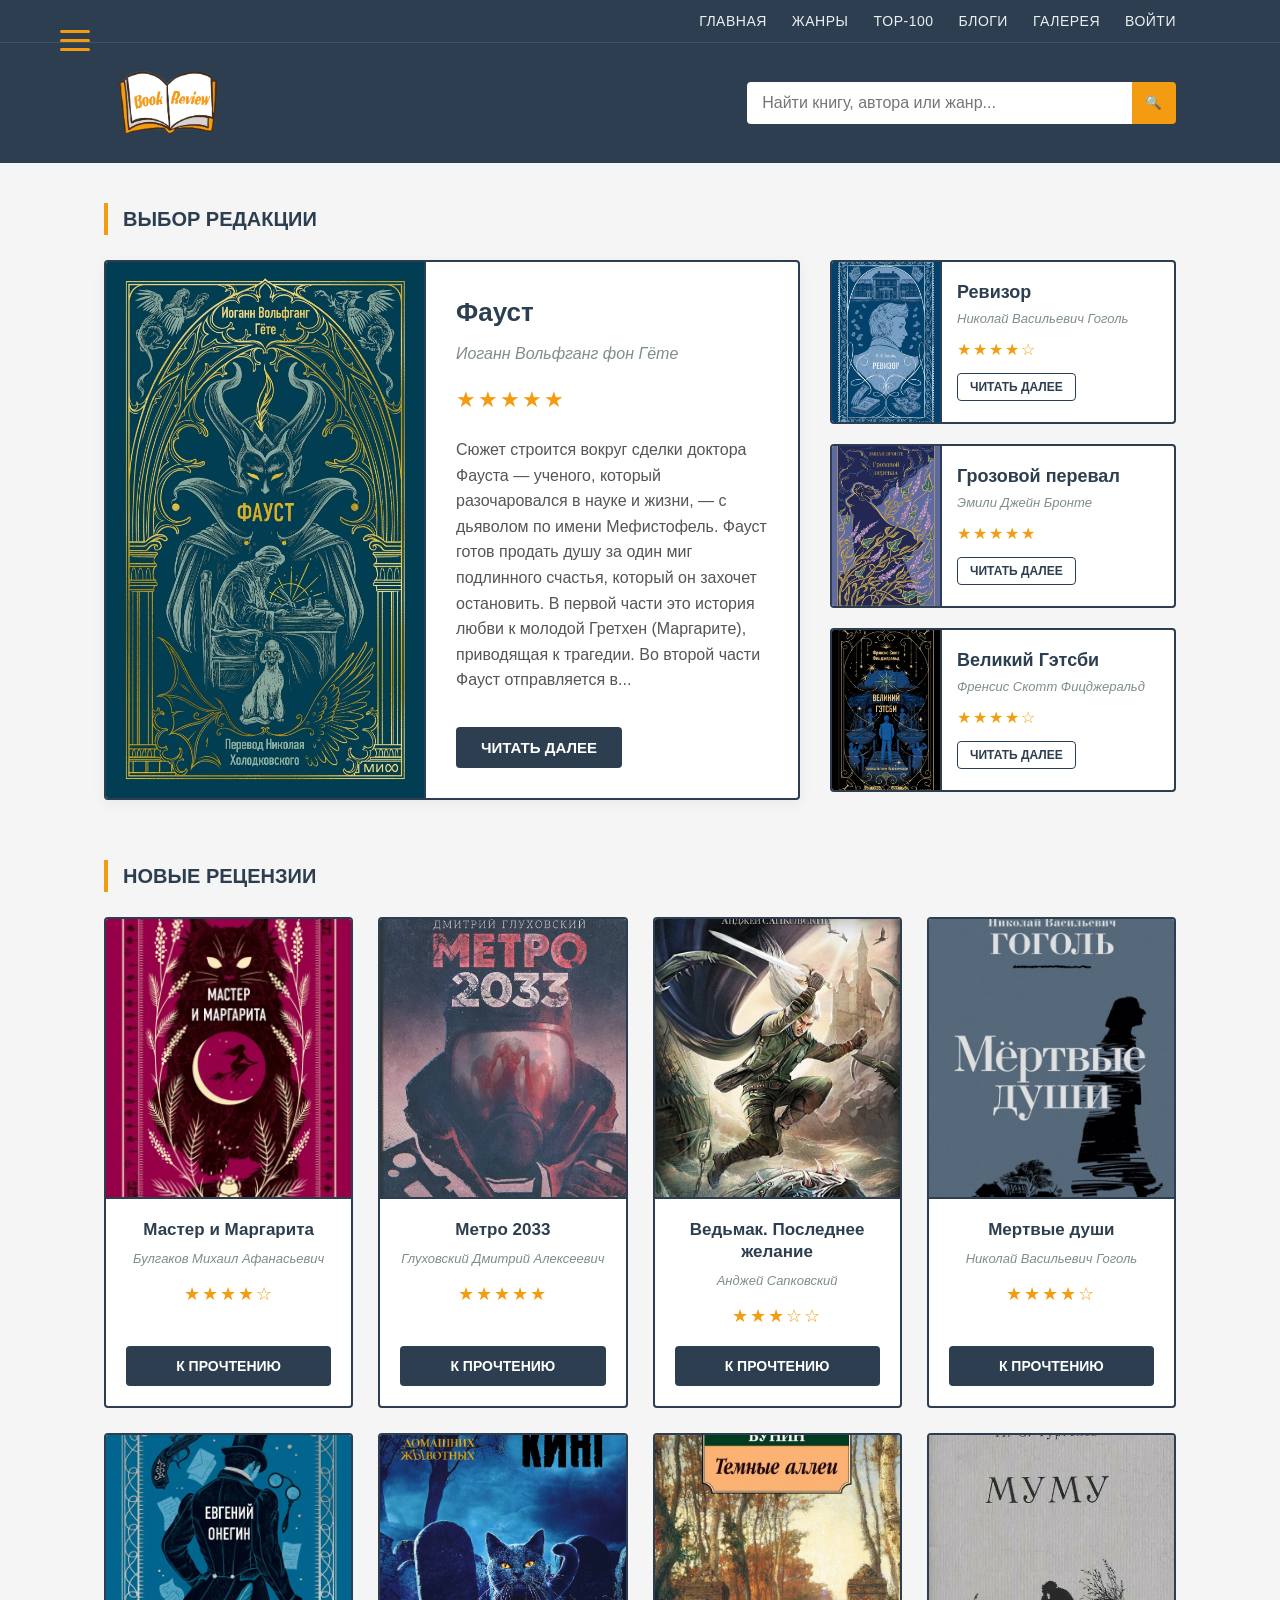
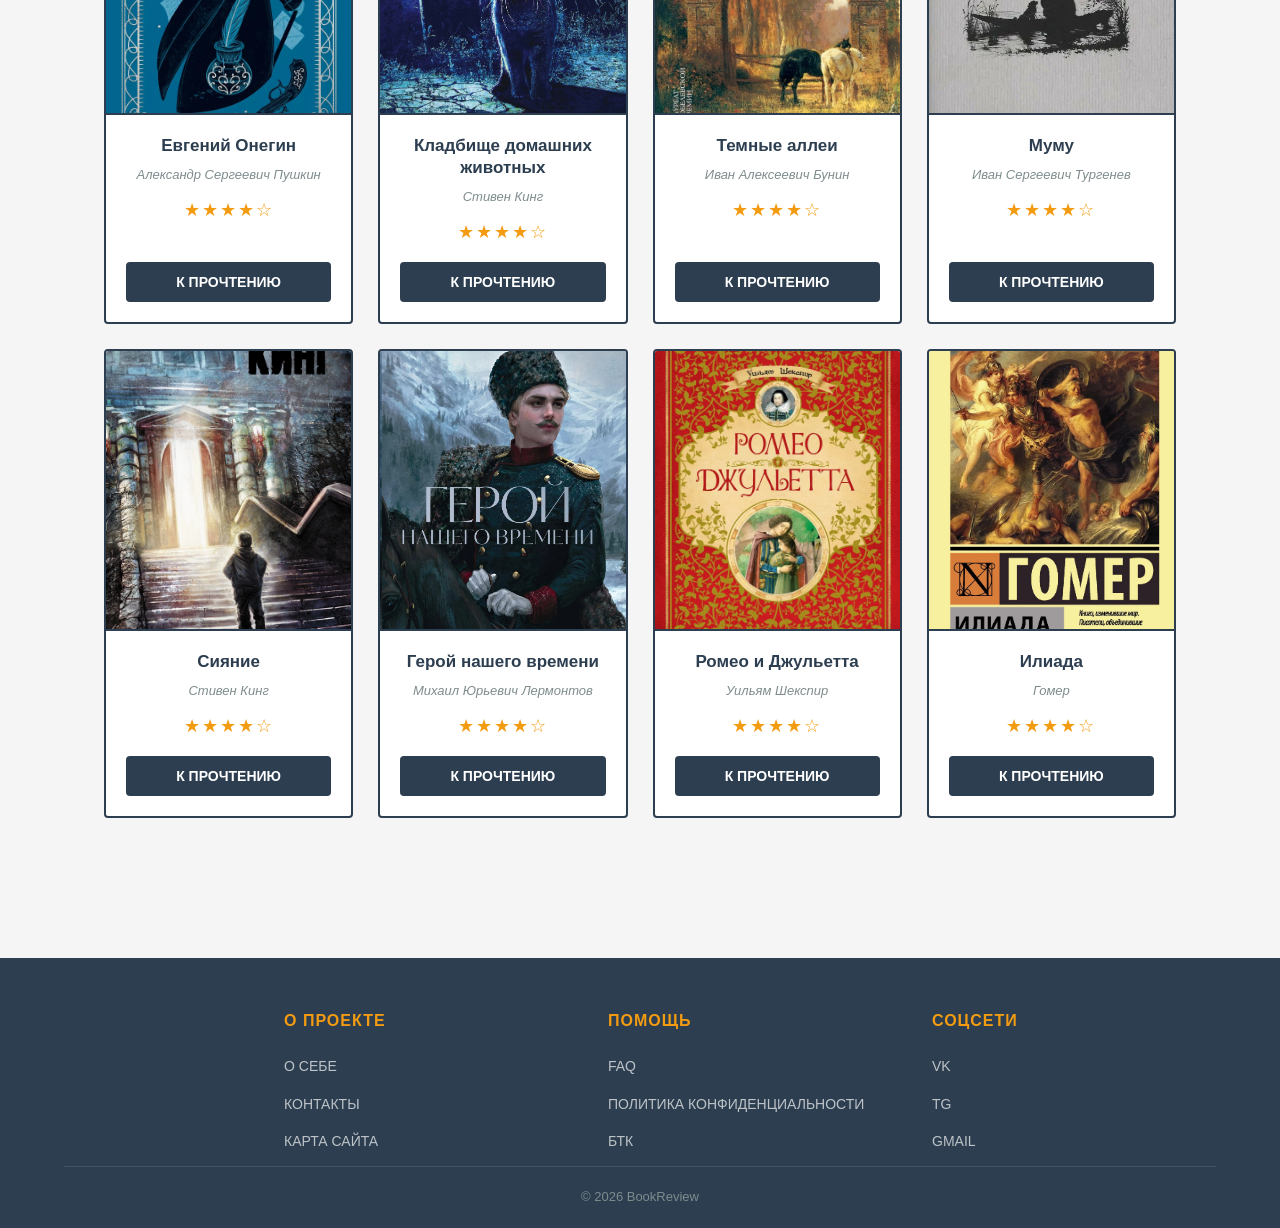
<file: index.html>
<!DOCTYPE html>
<html lang="ru">
<head>
    <meta charset="UTF-8">
    <meta name="viewport" content="width=device-width, initial-scale=1.0">
    <title>BookReview - Ваш гид в мире книг</title>
    <link rel="icon" href="Images/logo2.ico" type="image/png">
    <link rel="stylesheet" href="style.css">
</head>
<body>

    <div class="hamburger-menu">
        <input id="menu__toggle" type="checkbox" />
        <label class="menu__btn" for="menu__toggle">
            <span></span>
        </label>
        
        <ul class="menu__box">
            <li class="menu-item-has-submenu">
                <label for="submenu-home" class="menu__item menu__trigger">
                    Главная <span class="arrow">▼</span>
                </label>
                <input type="checkbox" id="submenu-home" class="submenu-toggle" />
                
                <ul class="submenu">
                    <li><a href="about.html" class="submenu-link">О себе</a></li>
                    
                    <li class="menu-item-has-submenu submenu-nested">
                        <label for="submenu-contacts" class="submenu-link menu__trigger">
                            Контакты <span class="arrow">▼</span>
                        </label>
                        <input type="checkbox" id="submenu-contacts" class="submenu-toggle" />
                        
                        <ul class="submenu submenu-level-3">
                            <li><a href="https://vk.com/beside_ae" class="submenu-link">VK</a></li>
                            <li><a href="https://t.me/beside_1" class="submenu-link">TG</a></li>
                            <li><a href="mailto:cherepvlad2006@gmail.com" class="submenu-link">GMAIL</a></li>
                        </ul>
                    </li>
                    
                    <li><a href="#" class="submenu-link">Реклама</a></li>
                </ul>
            </li>

            <li class="menu-item-has-submenu">
                <label for="submenu-genres" class="menu__item menu__trigger">
                    Жанры <span class="arrow">▼</span>
                </label>
                <input type="checkbox" id="submenu-genres" class="submenu-toggle" />
                
                <ul class="submenu">
                    <li><a href="#" class="submenu-link">Фантастика</a></li>
                    <li><a href="#" class="submenu-link">Детективы</a></li>
                    <li><a href="#" class="submenu-link">Романы</a></li>
                    <li><a href="#" class="submenu-link">Поэзия</a></li>
                    <li><a href="#" class="submenu-link">Драма</a></li>
                </ul>
            </li>

            <li><a class="menu__item" href="#">Top-100</a></li>
            <li><a class="menu__item" href="#">Блоги</a></li>
            <li><a class="menu__item" href="gallery.html">Галерея</a></li>
            <li><a class="menu__item" href="login.html">Войти</a></li>
        </ul>
    </div>

    <header>
        <div class="top-bar desktop-nav">
            <nav>
                <ul>
                    <li class="dropdown">
                        <a href="#">Главная</a>
                        <ul class="dropdown-menu2">
                            <li><a href="about.html">О себе</a></li>
                            <li><a href="#">Контакты</a></li>
                            <li><a href="#">Реклама</a></li>
                        </ul>
                    </li> 
                    <li class="dropdown">
                        <a href="#">Жанры</a>
                        <ul class="dropdown-menu">
                            <li><a href="#">Фантастика</a></li>
                            <li><a href="#">Детективы</a></li>
                            <li><a href="#">Романы</a></li>
                            <li><a href="#">Поэзия</a></li>
                            <li><a href="#">Драма</a></li>
                        </ul>
                    </li>
                    <li><a href="#">Top-100</a></li>
                    <li><a href="#">Блоги</a></li>
                    <li><a href="gallery.html">Галерея</a></li>
                    <li><a href="login.html">Войти</a></li>
                </ul>
            </nav>
        </div>
        
        <div class="header-content">
            <a href="index.html" class="logo" aria-label="На главную страницу"></a>
            
            <div class="search-bar">
                <input type="text" placeholder="Найти книгу, автора или жанр...">
                <button type="submit">🔍</button>
            </div>
        </div>
    </header>

    <main>
        <section class="editor-choice">
            <h2>ВЫБОР РЕДАКЦИИ</h2>
            
            <div class="editor-choice-content">
                <div class="featured-book">
                    <img class="book-cover" src="images/faust.jpg" alt="Обложка книги Фауст">
                    <div class="book-details">
                        <h3>Фауст</h3>
                        <p class="author">Иоганн Вольфганг фон Гёте</p>
                        <div class="rating">
                            <span>★★★★★</span>
                        </div>
                        <p class="description">
                            Сюжет строится вокруг сделки доктора Фауста — ученого, который разочаровался в науке и жизни, — с дьяволом по имени Мефистофель. 
                            Фауст готов продать душу за один миг подлинного счастья, который он захочет остановить. В первой части это история любви к молодой Гретхен (Маргарите), 
                            приводящая к трагедии. Во второй части Фауст отправляется в...
                        </p>
                        <button class="read-more">читать далее</button>
                    </div>
                </div>
                
                <div class="book-list">
                    <div class="book-item">
                        <img class="book-cover" src="images/Revizor.jpg" alt="Обложка книги Ревизор">
                        <div class="book-info">
                            <h3>Ревизор</h3>
                            <p class="author">Николай Васильевич Гоголь</p>
                            <div class="rating">
                                <span>★★★★☆</span>
                            </div>
                            <button class="read-more2">читать далее</button>
                        </div>
                    </div>
                    <div class="book-item">
                        <img class="book-cover" src="images/GrozovoyPereval.jpg" alt="Обложка книги Грозовой перевал">
                        <div class="book-info">
                            <h3>Грозовой перевал</h3>
                            <p class="author">Эмили Джейн Бронте</p>
                            <div class="rating">
                                <span>★★★★★</span>
                            </div>
                            <button class="read-more2">читать далее</button>
                        </div>
                    </div>
                    <div class="book-item">
                        <img class="book-cover" src="images/VelikiyGetsbi.jpg" alt="Обложка книги Великий Гэтсби">
                        <div class="book-info">
                            <h3>Великий Гэтсби</h3>
                            <p class="author">Френсис Скотт Фицджеральд</p>
                            <div class="rating">
                                <span>★★★★☆</span>
                            </div>
                            <button class="read-more2">читать далее</button>
                        </div>
                    </div>
                </div>
            </div>
        </section>

        <section class="new-reviews">
            <h2>НОВЫЕ РЕЦЕНЗИИ</h2>
            
            <div class="reviews-grid">
                <div class="review-card">
                    <img class="book-cover" src="images/MasterandMargarita.jpg" alt="Мастер и Маргарита">
                    <div class="book-info">
                        <h3>Мастер и Маргарита</h3>
                        <p class="author">Булгаков Михаил Афанасьевич</p>
                        <div class="rating"><span>★★★★☆</span></div>
                        <button class="read-button">к прочтению</button>
                    </div>
                </div>
                
                <div class="review-card">
                    <img class="book-cover" src="images/Metro2033.jpg" alt="Метро 2033">
                    <div class="book-info">
                        <h3>Метро 2033</h3>
                        <p class="author">Глуховский Дмитрий Алексеевич</p>
                        <div class="rating"><span>★★★★★</span></div>
                        <button class="read-button">к прочтению</button>
                    </div>
                </div>
                
                <div class="review-card">
                    <img class="book-cover" src="images/VedmakLastQuestion.jpg" alt="Ведьмак">
                    <div class="book-info">
                        <h3>Ведьмак. Последнее желание</h3>
                        <p class="author">Анджей Сапковский</p>
                        <div class="rating"><span>★★★☆☆</span></div>
                        <button class="read-button">к прочтению</button>
                    </div>
                </div>
                
                <div class="review-card">
                    <img class="book-cover" src="images/Mertviedyshi.jpg" alt="Мертвые души">
                    <div class="book-info">
                        <h3>Мертвые души</h3>
                        <p class="author">Николай Васильевич Гоголь</p>
                        <div class="rating"><span>★★★★☆</span></div>
                        <button class="read-button">к прочтению</button>
                    </div>
                </div>

                <div class="review-card">
                    <img class="book-cover" src="images/EvgeniyOnegin.jpg" alt="Евгений Онегин">
                    <div class="book-info">
                        <h3>Евгений Онегин</h3>
                        <p class="author">Александр Сергеевич Пушкин</p>
                        <div class="rating"><span>★★★★☆</span></div>
                        <button class="read-button">к прочтению</button>
                    </div>
                </div>

                <div class="review-card">
                    <img class="book-cover" src="images/klatbishe.jpg" alt="Кладбище домашних животных">
                    <div class="book-info">
                        <h3>Кладбище домашних животных</h3>
                        <p class="author">Стивен Кинг</p>
                        <div class="rating"><span>★★★★☆</span></div>
                        <button class="read-button">к прочтению</button>
                    </div>
                </div>

                <div class="review-card">
                    <img class="book-cover" src="images/darkalleya.jpg" alt="Темные аллеи">
                    <div class="book-info">
                        <h3>Темные аллеи</h3>
                        <p class="author">Иван Алексеевич Бунин</p>
                        <div class="rating"><span>★★★★☆</span></div>
                        <button class="read-button">к прочтению</button>
                    </div>
                </div>

                <div class="review-card">
                    <img class="book-cover" src="images/Mymy.jpg" alt="Муму">
                    <div class="book-info">
                        <h3>Муму</h3>
                        <p class="author">Иван Сергеевич Тургенев</p>
                        <div class="rating"><span>★★★★☆</span></div>
                        <button class="read-button">к прочтению</button>
                    </div>
                </div>

                <div class="review-card">
                    <img class="book-cover" src="images/siyanie.jpg" alt="Сияние">
                    <div class="book-info">
                        <h3>Сияние</h3>
                        <p class="author">Стивен Кинг</p>
                        <div class="rating"><span>★★★★☆</span></div>
                        <button class="read-button">к прочтению</button>
                    </div>
                </div>

                <div class="review-card">
                    <img class="book-cover" src="images/Geroi.jpg" alt="Герой нашего времени">
                    <div class="book-info">
                        <h3>Герой нашего времени</h3>
                        <p class="author">Михаил Юрьевич Лермонтов</p>
                        <div class="rating"><span>★★★★☆</span></div>
                        <button class="read-button">к прочтению</button>
                    </div>
                </div>

                <div class="review-card">
                    <img class="book-cover" src="images/RomeoiJuletta.jpg" alt="Ромео и Джульетта">
                    <div class="book-info">
                        <h3>Ромео и Джульетта</h3>
                        <p class="author">Уильям Шекспир</p>
                        <div class="rating"><span>★★★★☆</span></div>
                        <button class="read-button">к прочтению</button>
                    </div>
                </div>

                <div class="review-card">
                    <img class="book-cover" src="images/iliada.jpg" alt="Илиада">
                    <div class="book-info">
                        <h3>Илиада</h3>
                        <p class="author">Гомер</p>
                        <div class="rating"><span>★★★★☆</span></div>
                        <button class="read-button">к прочтению</button>
                    </div>
                </div>
            </div>
        </section>
    </main>

    <footer>
        <div class="footer-content">
            <div class="footer-section">
                <h3>О ПРОЕКТЕ</h3>
                <ul>
                    <li><a href="about.html">О СЕБЕ</a></li>
                    <li><a href="#">КОНТАКТЫ</a></li>
                    <li><a href="sitemap.xml">КАРТА САЙТА</a></li>
                </ul>
            </div>
            
            <div class="footer-section">
                <h3>ПОМОЩЬ</h3>
                <ul>
                    <li><a href="#">FAQ</a></li>
                    <li><a href="privacy.html">ПОЛИТИКА КОНФИДЕНЦИАЛЬНОСТИ</a></li>
                    <li><a href="https://bartc.by/index.php/ru/">БТК</a></li>
                </ul>
            </div>
            
            <div class="footer-section">
                <h3>СОЦСЕТИ</h3>
                <ul>
                    <li><a href="https://vk.com/beside_ae">VK</a></li>
                    <li><a href="https://t.me/beside_1">TG</a></li>
                    <li><a href="mailto:cherepvlad2006@gmail.com">GMAIL</a></li>
                </ul>
            </div>
        </div>
        
        <div class="copyright">
            <p>&copy; 2026 BookReview</p>
        </div>
    </footer>
</body>
</html>
</file>
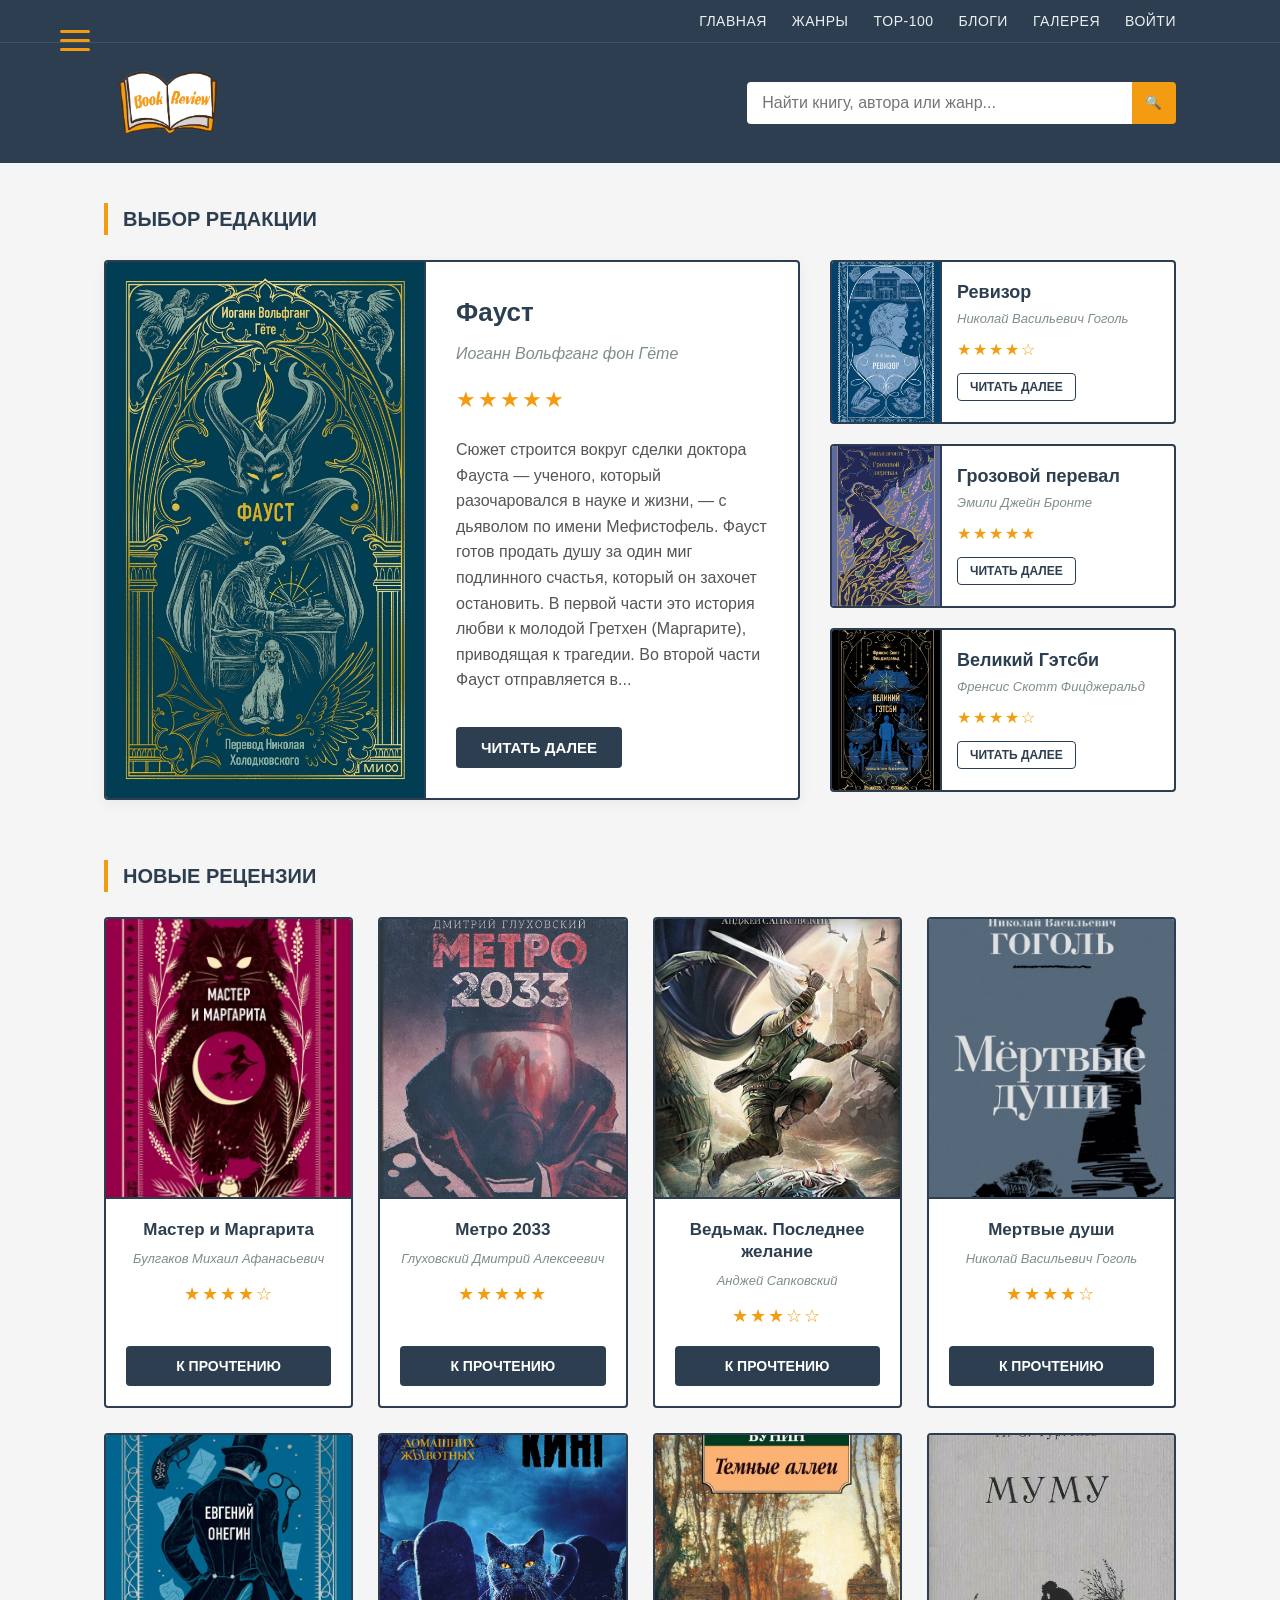
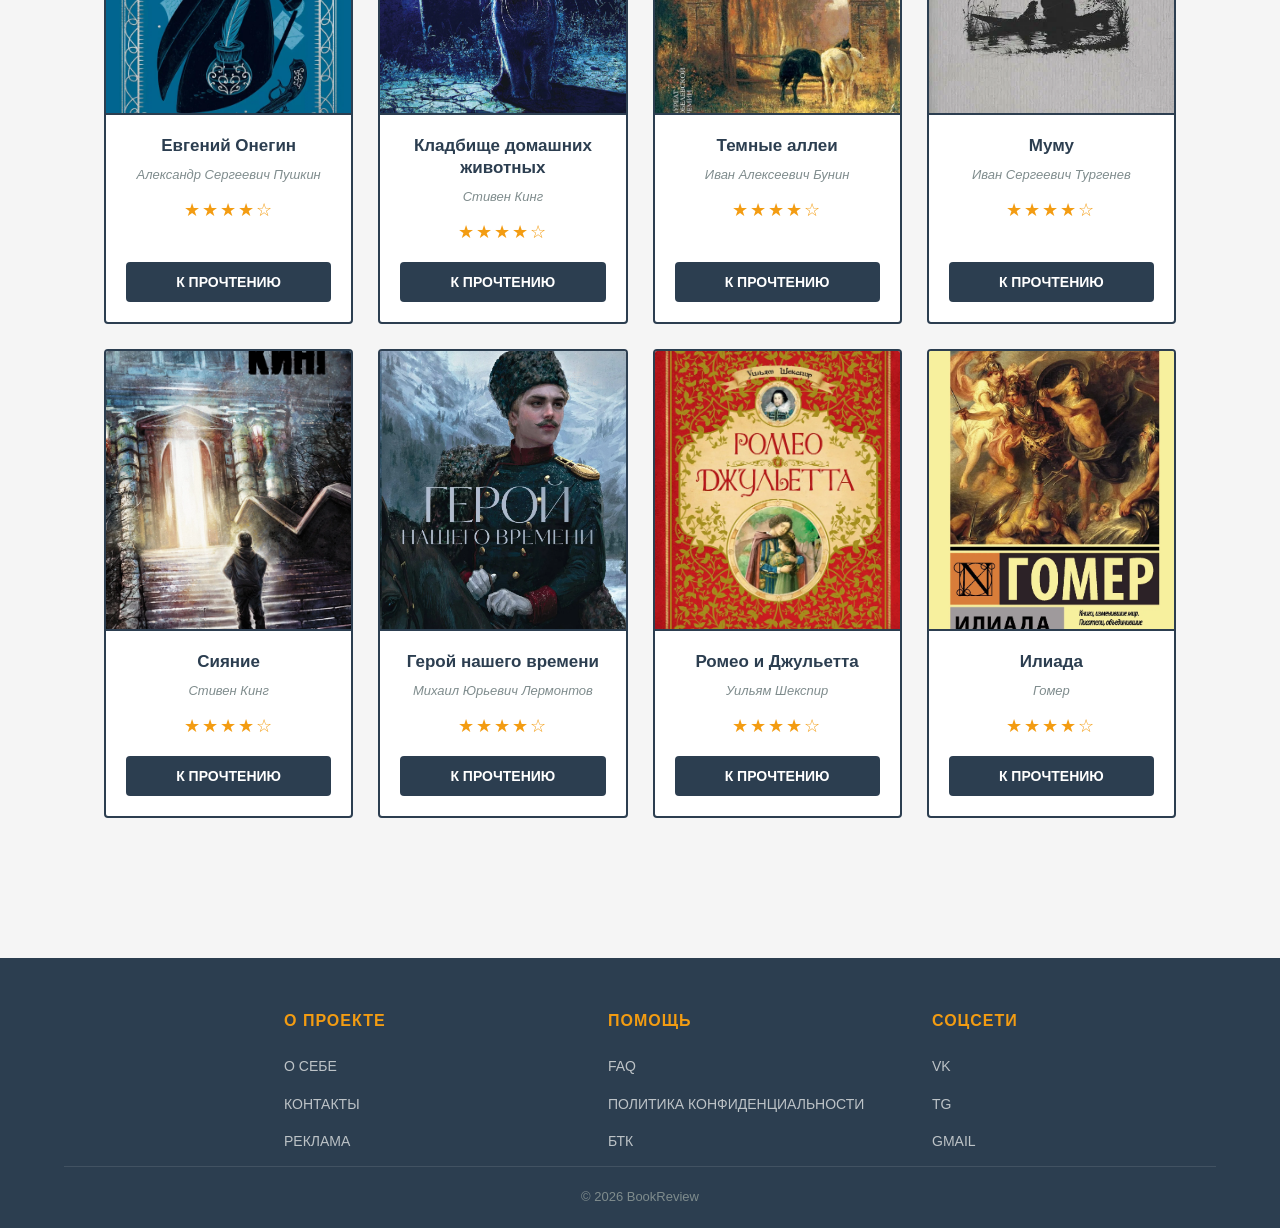
<file: Задание 10/index.html>
<!DOCTYPE html>
<html lang="ru">
<head>
    <meta charset="UTF-8">
    <meta name="viewport" content="width=device-width, initial-scale=1.0">
    <title>BookReview - Ваш гид в мире книг</title>
    <link rel="icon" href="Images/logo2.ico" type="image/png">
    <link rel="stylesheet" href="style.css">
</head>
<body>

    <div class="hamburger-menu">
        <input id="menu__toggle" type="checkbox" />
        <label class="menu__btn" for="menu__toggle">
            <span></span>
        </label>
        
        <ul class="menu__box">
            <li class="menu-item-has-submenu">
                <label for="submenu-home" class="menu__item menu__trigger">
                    Главная <span class="arrow">▼</span>
                </label>
                <input type="checkbox" id="submenu-home" class="submenu-toggle" />
                
                <ul class="submenu">
                    <li><a href="about.html" class="submenu-link">О себе</a></li>
                    
                    <li class="menu-item-has-submenu submenu-nested">
                        <label for="submenu-contacts" class="submenu-link menu__trigger">
                            Контакты <span class="arrow">▼</span>
                        </label>
                        <input type="checkbox" id="submenu-contacts" class="submenu-toggle" />
                        
                        <ul class="submenu submenu-level-3">
                            <li><a href="https://vk.com/beside_ae" class="submenu-link">VK</a></li>
                            <li><a href="https://t.me/beside_1" class="submenu-link">TG</a></li>
                            <li><a href="mailto:cherepvlad2006@gmail.com" class="submenu-link">GMAIL</a></li>
                        </ul>
                    </li>
                    
                    <li><a href="#" class="submenu-link">Реклама</a></li>
                </ul>
            </li>

            <li class="menu-item-has-submenu">
                <label for="submenu-genres" class="menu__item menu__trigger">
                    Жанры <span class="arrow">▼</span>
                </label>
                <input type="checkbox" id="submenu-genres" class="submenu-toggle" />
                
                <ul class="submenu">
                    <li><a href="#" class="submenu-link">Фантастика</a></li>
                    <li><a href="#" class="submenu-link">Детективы</a></li>
                    <li><a href="#" class="submenu-link">Романы</a></li>
                    <li><a href="#" class="submenu-link">Поэзия</a></li>
                    <li><a href="#" class="submenu-link">Драма</a></li>
                </ul>
            </li>

            <li><a class="menu__item" href="#">Top-100</a></li>
            <li><a class="menu__item" href="#">Блоги</a></li>
            <li><a class="menu__item" href="gallery.html">Галерея</a></li>
            <li><a class="menu__item" href="login.html">Войти</a></li>
        </ul>
    </div>

    <header>
        <div class="top-bar desktop-nav">
            <nav>
                <ul>
                    <li class="dropdown">
                        <a href="#">Главная</a>
                        <ul class="dropdown-menu2">
                            <li><a href="about.html">О себе</a></li>
                            <li><a href="#">Контакты</a></li>
                            <li><a href="#">Реклама</a></li>
                        </ul>
                    </li> 
                    <li class="dropdown">
                        <a href="#">Жанры</a>
                        <ul class="dropdown-menu">
                            <li><a href="#">Фантастика</a></li>
                            <li><a href="#">Детективы</a></li>
                            <li><a href="#">Романы</a></li>
                            <li><a href="#">Поэзия</a></li>
                            <li><a href="#">Драма</a></li>
                        </ul>
                    </li>
                    <li><a href="#">Top-100</a></li>
                    <li><a href="#">Блоги</a></li>
                    <li><a href="gallery.html">Галерея</a></li>
                    <li><a href="login.html">Войти</a></li>
                </ul>
            </nav>
        </div>
        
        <div class="header-content">
            <a href="index.html" class="logo" aria-label="На главную страницу"></a>
            
            <div class="search-bar">
                <input type="text" placeholder="Найти книгу, автора или жанр...">
                <button type="submit">🔍</button>
            </div>
        </div>
    </header>

    <main>
        <section class="editor-choice">
            <h2>ВЫБОР РЕДАКЦИИ</h2>
            
            <div class="editor-choice-content">
                <div class="featured-book">
                    <img class="book-cover" src="images/faust.jpg" alt="Обложка книги Фауст">
                    <div class="book-details">
                        <h3>Фауст</h3>
                        <p class="author">Иоганн Вольфганг фон Гёте</p>
                        <div class="rating">
                            <span>★★★★★</span>
                        </div>
                        <p class="description">
                            Сюжет строится вокруг сделки доктора Фауста — ученого, который разочаровался в науке и жизни, — с дьяволом по имени Мефистофель. 
                            Фауст готов продать душу за один миг подлинного счастья, который он захочет остановить. В первой части это история любви к молодой Гретхен (Маргарите), 
                            приводящая к трагедии. Во второй части Фауст отправляется в...
                        </p>
                        <button class="read-more">читать далее</button>
                    </div>
                </div>
                
                <div class="book-list">
                    <div class="book-item">
                        <img class="book-cover" src="images/Revizor.jpg" alt="Обложка книги Ревизор">
                        <div class="book-info">
                            <h3>Ревизор</h3>
                            <p class="author">Николай Васильевич Гоголь</p>
                            <div class="rating">
                                <span>★★★★☆</span>
                            </div>
                            <button class="read-more2">читать далее</button>
                        </div>
                    </div>
                    <div class="book-item">
                        <img class="book-cover" src="images/GrozovoyPereval.jpg" alt="Обложка книги Грозовой перевал">
                        <div class="book-info">
                            <h3>Грозовой перевал</h3>
                            <p class="author">Эмили Джейн Бронте</p>
                            <div class="rating">
                                <span>★★★★★</span>
                            </div>
                            <button class="read-more2">читать далее</button>
                        </div>
                    </div>
                    <div class="book-item">
                        <img class="book-cover" src="images/VelikiyGetsbi.jpg" alt="Обложка книги Великий Гэтсби">
                        <div class="book-info">
                            <h3>Великий Гэтсби</h3>
                            <p class="author">Френсис Скотт Фицджеральд</p>
                            <div class="rating">
                                <span>★★★★☆</span>
                            </div>
                            <button class="read-more2">читать далее</button>
                        </div>
                    </div>
                </div>
            </div>
        </section>

        <section class="new-reviews">
            <h2>НОВЫЕ РЕЦЕНЗИИ</h2>
            
            <div class="reviews-grid">
                <div class="review-card">
                    <img class="book-cover" src="images/MasterandMargarita.jpg" alt="Мастер и Маргарита">
                    <div class="book-info">
                        <h3>Мастер и Маргарита</h3>
                        <p class="author">Булгаков Михаил Афанасьевич</p>
                        <div class="rating"><span>★★★★☆</span></div>
                        <button class="read-button">к прочтению</button>
                    </div>
                </div>
                
                <div class="review-card">
                    <img class="book-cover" src="images/Metro2033.jpg" alt="Метро 2033">
                    <div class="book-info">
                        <h3>Метро 2033</h3>
                        <p class="author">Глуховский Дмитрий Алексеевич</p>
                        <div class="rating"><span>★★★★★</span></div>
                        <button class="read-button">к прочтению</button>
                    </div>
                </div>
                
                <div class="review-card">
                    <img class="book-cover" src="images/VedmakLastQuestion.jpg" alt="Ведьмак">
                    <div class="book-info">
                        <h3>Ведьмак. Последнее желание</h3>
                        <p class="author">Анджей Сапковский</p>
                        <div class="rating"><span>★★★☆☆</span></div>
                        <button class="read-button">к прочтению</button>
                    </div>
                </div>
                
                <div class="review-card">
                    <img class="book-cover" src="images/Mertviedyshi.jpg" alt="Мертвые души">
                    <div class="book-info">
                        <h3>Мертвые души</h3>
                        <p class="author">Николай Васильевич Гоголь</p>
                        <div class="rating"><span>★★★★☆</span></div>
                        <button class="read-button">к прочтению</button>
                    </div>
                </div>

                <div class="review-card">
                    <img class="book-cover" src="images/EvgeniyOnegin.jpg" alt="Евгений Онегин">
                    <div class="book-info">
                        <h3>Евгений Онегин</h3>
                        <p class="author">Александр Сергеевич Пушкин</p>
                        <div class="rating"><span>★★★★☆</span></div>
                        <button class="read-button">к прочтению</button>
                    </div>
                </div>

                <div class="review-card">
                    <img class="book-cover" src="images/klatbishe.jpg" alt="Кладбище домашних животных">
                    <div class="book-info">
                        <h3>Кладбище домашних животных</h3>
                        <p class="author">Стивен Кинг</p>
                        <div class="rating"><span>★★★★☆</span></div>
                        <button class="read-button">к прочтению</button>
                    </div>
                </div>

                <div class="review-card">
                    <img class="book-cover" src="images/darkalleya.jpg" alt="Темные аллеи">
                    <div class="book-info">
                        <h3>Темные аллеи</h3>
                        <p class="author">Иван Алексеевич Бунин</p>
                        <div class="rating"><span>★★★★☆</span></div>
                        <button class="read-button">к прочтению</button>
                    </div>
                </div>

                <div class="review-card">
                    <img class="book-cover" src="images/Mymy.jpg" alt="Муму">
                    <div class="book-info">
                        <h3>Муму</h3>
                        <p class="author">Иван Сергеевич Тургенев</p>
                        <div class="rating"><span>★★★★☆</span></div>
                        <button class="read-button">к прочтению</button>
                    </div>
                </div>

                <div class="review-card">
                    <img class="book-cover" src="images/siyanie.jpg" alt="Сияние">
                    <div class="book-info">
                        <h3>Сияние</h3>
                        <p class="author">Стивен Кинг</p>
                        <div class="rating"><span>★★★★☆</span></div>
                        <button class="read-button">к прочтению</button>
                    </div>
                </div>

                <div class="review-card">
                    <img class="book-cover" src="images/Geroi.jpg" alt="Герой нашего времени">
                    <div class="book-info">
                        <h3>Герой нашего времени</h3>
                        <p class="author">Михаил Юрьевич Лермонтов</p>
                        <div class="rating"><span>★★★★☆</span></div>
                        <button class="read-button">к прочтению</button>
                    </div>
                </div>

                <div class="review-card">
                    <img class="book-cover" src="images/RomeoiJuletta.jpg" alt="Ромео и Джульетта">
                    <div class="book-info">
                        <h3>Ромео и Джульетта</h3>
                        <p class="author">Уильям Шекспир</p>
                        <div class="rating"><span>★★★★☆</span></div>
                        <button class="read-button">к прочтению</button>
                    </div>
                </div>

                <div class="review-card">
                    <img class="book-cover" src="images/iliada.jpg" alt="Илиада">
                    <div class="book-info">
                        <h3>Илиада</h3>
                        <p class="author">Гомер</p>
                        <div class="rating"><span>★★★★☆</span></div>
                        <button class="read-button">к прочтению</button>
                    </div>
                </div>
            </div>
        </section>
    </main>

    <footer>
        <div class="footer-content">
            <div class="footer-section">
                <h3>О ПРОЕКТЕ</h3>
                <ul>
                    <li><a href="about.html">О СЕБЕ</a></li>
                    <li><a href="#">КОНТАКТЫ</a></li>
                    <li><a href="#">РЕКЛАМА</a></li>
                </ul>
            </div>
            
            <div class="footer-section">
                <h3>ПОМОЩЬ</h3>
                <ul>
                    <li><a href="#">FAQ</a></li>
                    <li><a href="privacy.html">ПОЛИТИКА КОНФИДЕНЦИАЛЬНОСТИ</a></li>
                    <li><a href="https://bartc.by/index.php/ru/">БТК</a></li>
                </ul>
            </div>
            
            <div class="footer-section">
                <h3>СОЦСЕТИ</h3>
                <ul>
                    <li><a href="https://vk.com/beside_ae">VK</a></li>
                    <li><a href="https://t.me/beside_1">TG</a></li>
                    <li><a href="mailto:cherepvlad2006@gmail.com">GMAIL</a></li>
                </ul>
            </div>
        </div>
        
        <div class="copyright">
            <p>&copy; 2026 BookReview</p>
        </div>
    </footer>
</body>
</html>
</file>
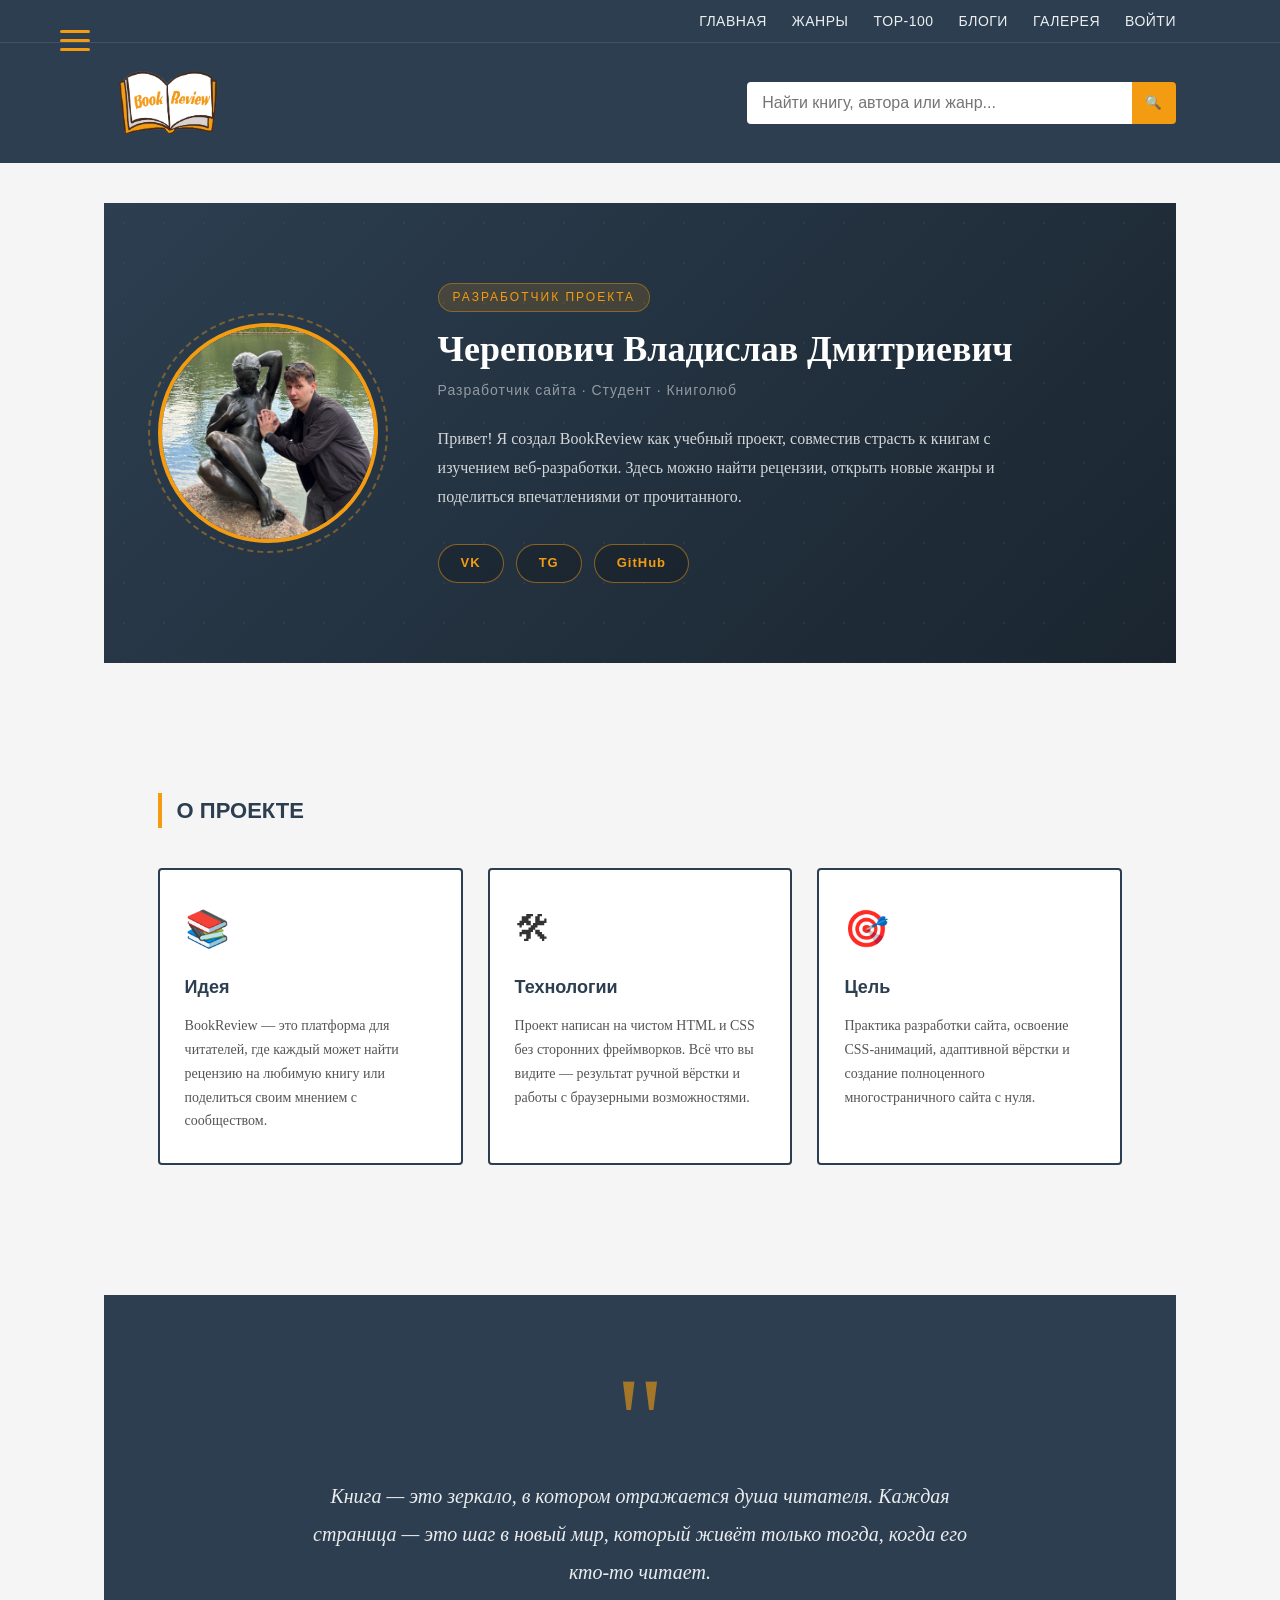
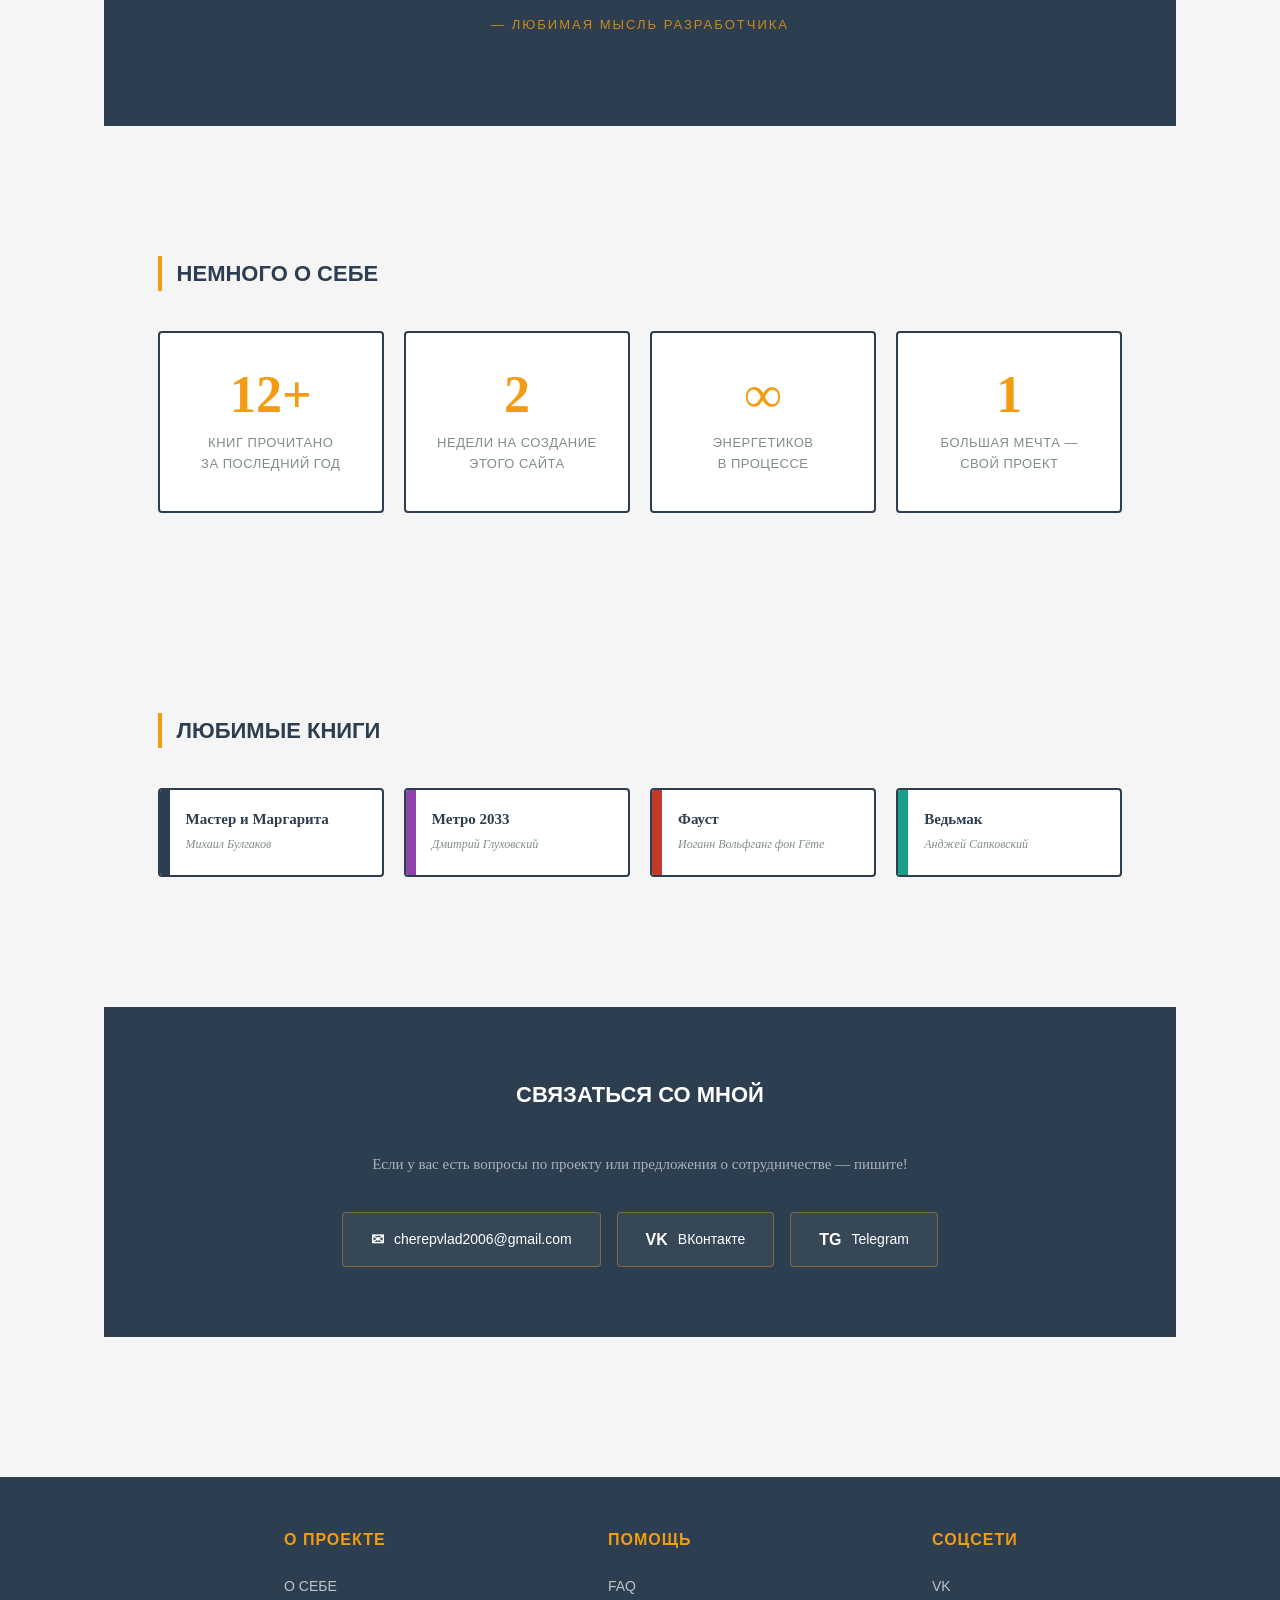
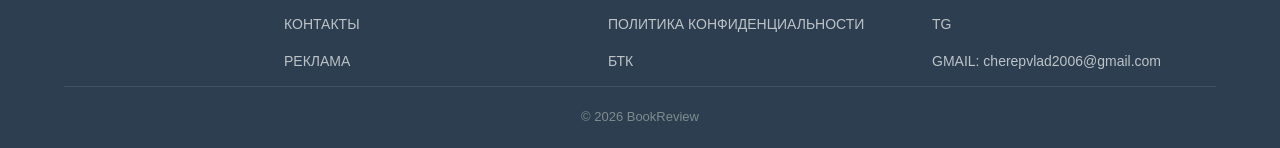
<file: about.html>
<!DOCTYPE html>
<html lang="ru">
<head>
    <meta charset="UTF-8">
    <meta name="viewport" content="width=device-width, initial-scale=1.0">
    <title>О разработчике | BookReview</title>
    <link rel="icon" href="Images/logo2.ico" type="image/png">
    <link rel="stylesheet" href="style.css">
</head>
<body>

    <div class="hamburger-menu">
        <input id="menu__toggle" type="checkbox" />
        <label class="menu__btn" for="menu__toggle">
            <span></span>
        </label>
        <ul class="menu__box">
            <li class="menu-item-has-submenu">
                <label for="submenu-home" class="menu__item menu__trigger">
                    Главная <span class="arrow">▼</span>
                </label>
                <input type="checkbox" id="submenu-home" class="submenu-toggle" />
                <ul class="submenu">
                    <li><a href="about.html" class="submenu-link">О себе</a></li>
                    <li class="menu-item-has-submenu submenu-nested">
                        <label for="submenu-contacts" class="submenu-link menu__trigger">
                            Контакты <span class="arrow">▼</span>
                        </label>
                        <input type="checkbox" id="submenu-contacts" class="submenu-toggle" />
                        <ul class="submenu submenu-level-3">
                            <li><a href="https://vk.com/beside_ae" class="submenu-link">VK</a></li>
                            <li><a href="https://t.me/beside_1" class="submenu-link">TG</a></li>
                            <li><a href="mailto:cherepvlad2006@gmail.com" class="submenu-link">GMAIL</a></li>
                        </ul>
                    </li>
                    <li><a href="#" class="submenu-link">Реклама</a></li>
                </ul>
            </li>
            <li class="menu-item-has-submenu">
                <label for="submenu-genres" class="menu__item menu__trigger">
                    Жанры <span class="arrow">▼</span>
                </label>
                <input type="checkbox" id="submenu-genres" class="submenu-toggle" />
                <ul class="submenu">
                    <li><a href="#" class="submenu-link">Фантастика</a></li>
                    <li><a href="#" class="submenu-link">Детективы</a></li>
                    <li><a href="#" class="submenu-link">Романы</a></li>
                    <li><a href="#" class="submenu-link">Поэзия</a></li>
                    <li><a href="#" class="submenu-link">Драма</a></li>
                </ul>
            </li>
            <li><a class="menu__item" href="#">Top-100</a></li>
            <li><a class="menu__item" href="#">Блоги</a></li>
            <li><a class="menu__item" href="gallery.html">Галерея</a></li>
            <li><a class="menu__item" href="login.html">Войти</a></li>
        </ul>
    </div>

    <header>
        <div class="top-bar desktop-nav">
            <nav>
                <ul>
                    <li class="dropdown">
                        <a href="#">Главная</a>
                        <ul class="dropdown-menu2">
                            <li><a href="about.html">О себе</a></li>
                            <li><a href="#">Контакты</a></li>
                            <li><a href="#">Реклама</a></li>
                        </ul>
                    </li>
                    <li class="dropdown">
                        <a href="#">Жанры</a>
                        <ul class="dropdown-menu">
                            <li><a href="#">Фантастика</a></li>
                            <li><a href="#">Детективы</a></li>
                            <li><a href="#">Романы</a></li>
                            <li><a href="#">Поэзия</a></li>
                            <li><a href="#">Драма</a></li>
                        </ul>
                    </li>
                    <li><a href="#">Top-100</a></li>
                    <li><a href="#">Блоги</a></li>
                    <li><a href="gallery.html">Галерея</a></li>
                    <li><a href="login.html">Войти</a></li>
                </ul>
            </nav>
        </div>
        <div class="header-content">
            <a href="index.html" class="logo" aria-label="На главную страницу"></a>
            <div class="search-bar">
                <input type="text" placeholder="Найти книгу, автора или жанр...">
                <button type="submit">🔍</button>
            </div>
        </div>
    </header>

    <main class="about-main">

        <section class="ab-hero">
            <div class="ab-hero-inner">
                <div class="ab-photo-wrap">
                    <img src="images/photo6.jpg" alt="Фото разработчика" class="ab-photo">
                    <div class="ab-photo-ring"></div>
                </div>
                <div class="ab-hero-text">
                    <span class="ab-tag">Разработчик проекта</span>
                    <h1 class="ab-name">Черепович Владислав Дмитриевич</h1>
                    <p class="ab-role">Разработчик сайта · Студент · Книголюб</p>
                    <p class="ab-intro">
                        Привет! Я создал BookReview как учебный проект, совместив страсть к книгам
                        с изучением веб-разработки. Здесь можно найти рецензии, открыть новые жанры
                        и поделиться впечатлениями от прочитанного.
                    </p>
                    <div class="ab-socials">
                        <a href="https://vk.com/beside_ae" class="ab-social-btn">VK</a>
                        <a href="https://t.me/beside_1" class="ab-social-btn">TG</a>
                        <a href="https://github.com/Beside1" class="ab-social-btn">GitHub</a>
                    </div>
                </div>
            </div>
        </section>

        <section class="ab-section">
            <div class="ab-section-inner">
                <h2 class="ab-section-title">О проекте</h2>
                <div class="ab-cards">
                    <div class="ab-card">
                        <div class="ab-card-icon">📚</div>
                        <h3>Идея</h3>
                        <p>BookReview — это платформа для читателей, где каждый может найти рецензию на любимую книгу или поделиться своим мнением с сообществом.</p>
                    </div>
                    <div class="ab-card">
                        <div class="ab-card-icon">🛠</div>
                        <h3>Технологии</h3>
                        <p>Проект написан на чистом HTML и CSS без сторонних фреймворков. Всё что вы видите — результат ручной вёрстки и работы с браузерными возможностями.</p>
                    </div>
                    <div class="ab-card">
                        <div class="ab-card-icon">🎯</div>
                        <h3>Цель</h3>
                        <p>Практика разработки сайта, освоение CSS-анимаций, адаптивной вёрстки и создание полноценного многостраничного сайта с нуля.</p>
                    </div>
                </div>
            </div>
        </section>

        <section class="ab-section ab-section-dark">
            <div class="ab-section-inner">
                <div class="ab-quote-wrap">
                    <div class="ab-quote-mark">"</div>
                    <blockquote class="ab-quote-text">
                        Книга — это зеркало, в котором отражается душа читателя.
                        Каждая страница — это шаг в новый мир, который живёт
                        только тогда, когда его кто-то читает.
                    </blockquote>
                    <p class="ab-quote-author">— Любимая мысль разработчика</p>
                </div>
            </div>
        </section>

        <section class="ab-section">
            <div class="ab-section-inner">
                <h2 class="ab-section-title">Немного о себе</h2>
                <div class="ab-facts">
                    <div class="ab-fact">
                        <div class="ab-fact-num">12+</div>
                        <div class="ab-fact-label">книг прочитано<br>за последний год</div>
                    </div>
                    <div class="ab-fact">
                        <div class="ab-fact-num">2</div>
                        <div class="ab-fact-label">недели на создание<br>этого сайта</div>
                    </div>
                    <div class="ab-fact">
                        <div class="ab-fact-num">∞</div>
                        <div class="ab-fact-label">энергетиков<br>в процессе</div>
                    </div>
                    <div class="ab-fact">
                        <div class="ab-fact-num">1</div>
                        <div class="ab-fact-label">большая мечта —<br>свой проект</div>
                    </div>
                </div>
            </div>
        </section>

        <section class="ab-section">
            <div class="ab-section-inner">
                <h2 class="ab-section-title">Любимые книги</h2>
                <div class="ab-books">
                    <div class="ab-book">
                        <div class="ab-book-spine" style="background: #2c3e50;"></div>
                        <div class="ab-book-info">
                            <h4>Мастер и Маргарита</h4>
                            <p>Михаил Булгаков</p>
                        </div>
                    </div>
                    <div class="ab-book">
                        <div class="ab-book-spine" style="background: #8e44ad;"></div>
                        <div class="ab-book-info">
                            <h4>Метро 2033</h4>
                            <p>Дмитрий Глуховский</p>
                        </div>
                    </div>
                    <div class="ab-book">
                        <div class="ab-book-spine" style="background: #c0392b;"></div>
                        <div class="ab-book-info">
                            <h4>Фауст</h4>
                            <p>Иоганн Вольфганг фон Гёте</p>
                        </div>
                    </div>
                    <div class="ab-book">
                        <div class="ab-book-spine" style="background: #16a085;"></div>
                        <div class="ab-book-info">
                            <h4>Ведьмак</h4>
                            <p>Анджей Сапковский</p>
                        </div>
                    </div>
                </div>
            </div>
        </section>

        <section class="ab-section ab-section-dark">
            <div class="ab-section-inner ab-contact-inner">
                <h2 class="ab-section-title ab-section-title-light">Связаться со мной</h2>
                <p class="ab-contact-sub">Если у вас есть вопросы по проекту или предложения о сотрудничестве — пишите!</p>
                <div class="ab-contact-links">
                    <a href="mail.to:cherepvlad2006@gmail.com" class="ab-contact-btn">
                        <span class="ab-contact-icon">✉</span>
                        cherepvlad2006@gmail.com
                    </a>
                    <a href="https://vk.com/beside_ae" class="ab-contact-btn">
                        <span class="ab-contact-icon">VK</span>
                        ВКонтакте
                    </a>
                    <a href="https://t.me/beside_1" class="ab-contact-btn">
                        <span class="ab-contact-icon">TG</span>
                        Telegram
                    </a>
                </div>
            </div>
        </section>

    </main>

    <footer>
        <div class="footer-content">
            <div class="footer-section">
                <h3>О ПРОЕКТЕ</h3>
                <ul>
                    <li><a href="about.html">О СЕБЕ</a></li>
                    <li><a href="#">КОНТАКТЫ</a></li>
                    <li><a href="#">РЕКЛАМА</a></li>
                </ul>
            </div>
            <div class="footer-section">
                <h3>ПОМОЩЬ</h3>
                <ul>
                    <li><a href="#">FAQ</a></li>
                    <li><a href="privacy.html">ПОЛИТИКА КОНФИДЕНЦИАЛЬНОСТИ</a></li>
                    <li><a href="https://bartc.by/index.php/ru/">БТК</a></li>
                </ul>
            </div>
            <div class="footer-section">
                <h3>СОЦСЕТИ</h3>
                <ul>
                    <li><a href="https://vk.com/beside_ae">VK</a></li>
                    <li><a href="https://t.me/beside_1">TG</a></li>
                    <li><a href="mailto:cherepvlad2006@gmail.com">GMAIL: cherepvlad2006@gmail.com</a></li>
                </ul>
            </div>
        </div>
        <div class="copyright">
            <p>&copy; 2026 BookReview</p>
        </div>
    </footer>

</body>
</html>
</file>
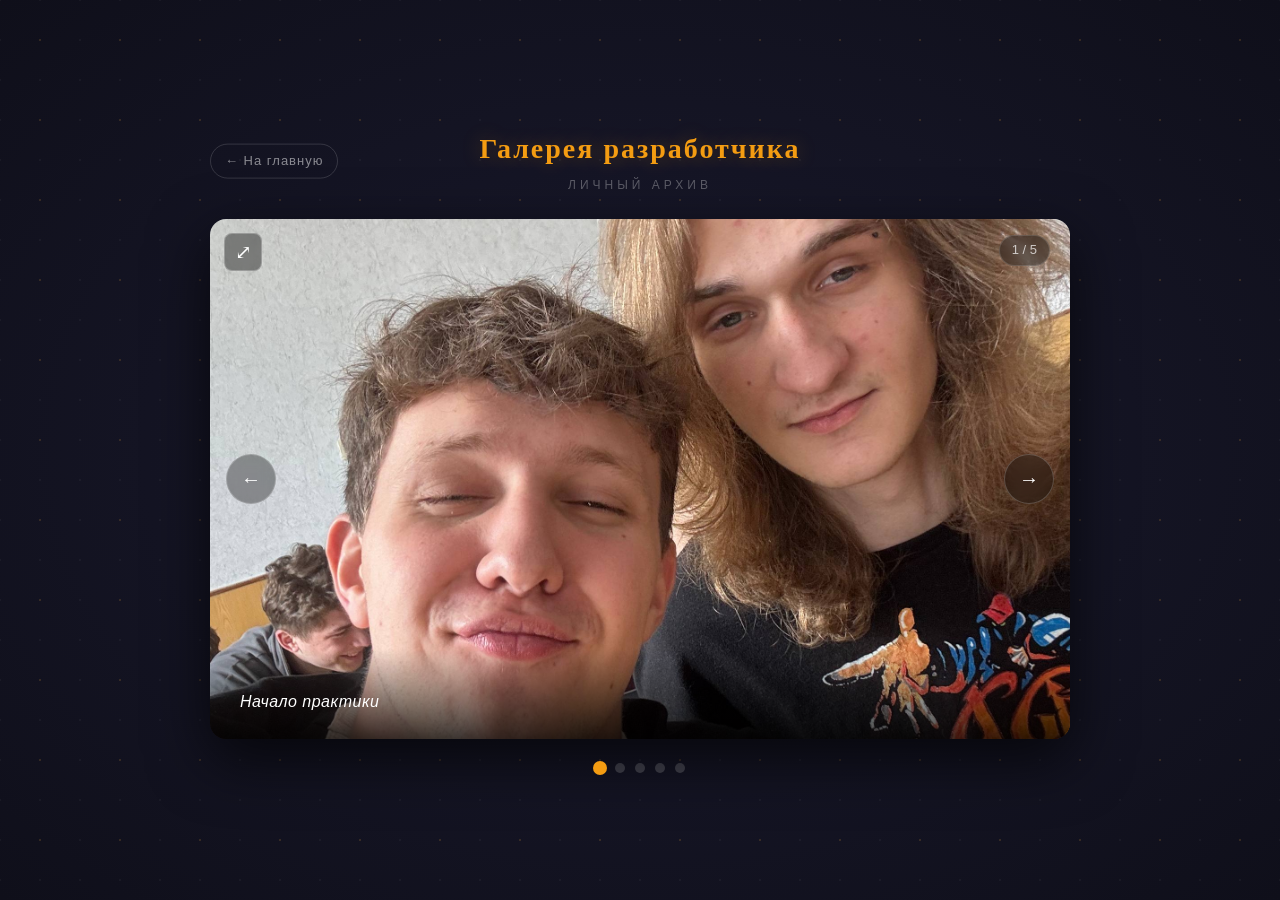
<file: gallery.html>
<!DOCTYPE html>
<html lang="ru">
<head>
    <meta charset="UTF-8">
    <meta name="viewport" content="width=device-width, initial-scale=1.0">
    <title>Галерея</title>
    <link rel="stylesheet" href="style.css">
</head>
<body class="gallery-page">

    <input type="radio" name="slide" id="s1" checked>
    <input type="radio" name="slide" id="s2">
    <input type="radio" name="slide" id="s3">
    <input type="radio" name="slide" id="s4">
    <input type="radio" name="slide" id="s5">

    <input type="checkbox" id="zoom1" class="gl-zoom-toggle">
    <input type="checkbox" id="zoom2" class="gl-zoom-toggle">
    <input type="checkbox" id="zoom3" class="gl-zoom-toggle">
    <input type="checkbox" id="zoom4" class="gl-zoom-toggle">
    <input type="checkbox" id="zoom5" class="gl-zoom-toggle">

    <div class="gl-page-wrap">

        <div class="gl-header">
            <a href="index.html" class="gl-back-link">← На главную</a>
            <h1 class="gl-title">Галерея разработчика</h1>
            <span class="gl-sub">личный архив</span>
        </div>

        <div class="gl-wrap">

            <div class="gl-track">
                <div class="gl-slide gl-slide-1">
                    <img src="images/photo1.jpg" alt="Фото 1">
                    <div class="gl-caption">Начало практики</div>

                    <label for="zoom1" class="gl-zoom-btn">⤢</label>
                </div>
                <div class="gl-slide gl-slide-2">
                    <img src="images/photo2.jpg" alt="Фото 2">
                    <div class="gl-caption">Конец первой недели практики</div>
                    <label for="zoom2" class="gl-zoom-btn">⤢</label>
                </div>
                <div class="gl-slide gl-slide-3">
                    <img src="images/photo3.jpg" alt="Фото 3">
                    <div class="gl-caption">Начало второй недели практики</div>
                    <label for="zoom3" class="gl-zoom-btn">⤢</label>
                </div>
                <div class="gl-slide gl-slide-4">
                    <img src="images/photo4.jpg" alt="Фото 4">
                    <div class="gl-caption">Конец второй недели практики</div>
                    <label for="zoom4" class="gl-zoom-btn">⤢</label>
                </div>
                <div class="gl-slide gl-slide-5">
                    <img src="images/photo5.jpg" alt="Фото 5">
                    <div class="gl-caption">Конец</div>
                    <label for="zoom5" class="gl-zoom-btn">⤢</label>
                </div>
            </div>

            <label class="gl-arrow gl-prev gl-prev-1" for="s5">&#8592;</label>
            <label class="gl-arrow gl-prev gl-prev-2" for="s1">&#8592;</label>
            <label class="gl-arrow gl-prev gl-prev-3" for="s2">&#8592;</label>
            <label class="gl-arrow gl-prev gl-prev-4" for="s3">&#8592;</label>
            <label class="gl-arrow gl-prev gl-prev-5" for="s4">&#8592;</label>

            <label class="gl-arrow gl-next gl-next-1" for="s2">&#8594;</label>
            <label class="gl-arrow gl-next gl-next-2" for="s3">&#8594;</label>
            <label class="gl-arrow gl-next gl-next-3" for="s4">&#8594;</label>
            <label class="gl-arrow gl-next gl-next-4" for="s5">&#8594;</label>
            <label class="gl-arrow gl-next gl-next-5" for="s1">&#8594;</label>

            <div class="gl-counter">
                <span class="gl-count-1">1 / 5</span>
                <span class="gl-count-2">2 / 5</span>
                <span class="gl-count-3">3 / 5</span>
                <span class="gl-count-4">4 / 5</span>
                <span class="gl-count-5">5 / 5</span>
            </div>

        </div>

        <div class="gl-dots">
            <label for="s1" class="gl-dot-1"></label>
            <label for="s2" class="gl-dot-2"></label>
            <label for="s3" class="gl-dot-3"></label>
            <label for="s4" class="gl-dot-4"></label>
            <label for="s5" class="gl-dot-5"></label>
        </div>

    </div>

    <div class="gl-modal gl-modal-1">
        <label for="zoom1" class="gl-modal-overlay"></label>
        <div class="gl-modal-content">
            <label for="zoom1" class="gl-modal-close">✕</label>
            <img src="images/photo1.jpg" alt="Фото 1">
            <p class="gl-modal-caption">Начало практики</p>
        </div>
    </div>

    <div class="gl-modal gl-modal-2">
        <label for="zoom2" class="gl-modal-overlay"></label>
        <div class="gl-modal-content">
            <label for="zoom2" class="gl-modal-close">✕</label>
            <img src="images/photo2.jpg" alt="Фото 2">
            <p class="gl-modal-caption">Конец первой недели практики</p>
        </div>
    </div>

    <div class="gl-modal gl-modal-3">
        <label for="zoom3" class="gl-modal-overlay"></label>
        <div class="gl-modal-content">
            <label for="zoom3" class="gl-modal-close">✕</label>
            <img src="images/photo3.jpg" alt="Фото 3">
            <p class="gl-modal-caption">Начало второй недели практики</p>
        </div>
    </div>

    <div class="gl-modal gl-modal-4">
        <label for="zoom4" class="gl-modal-overlay"></label>
        <div class="gl-modal-content">
            <label for="zoom4" class="gl-modal-close">✕</label>
            <img src="images/photo4.jpg" alt="Фото 4">
            <p class="gl-modal-caption">Конец второй недели практики</p>
        </div>
    </div>

    <div class="gl-modal gl-modal-5">
        <label for="zoom5" class="gl-modal-overlay"></label>
        <div class="gl-modal-content">
            <label for="zoom5" class="gl-modal-close">✕</label>
            <img src="images/photo5.jpg" alt="Фото 5">
            <p class="gl-modal-caption">Конец</p>
        </div>
    </div>

</body>

</html>
</file>
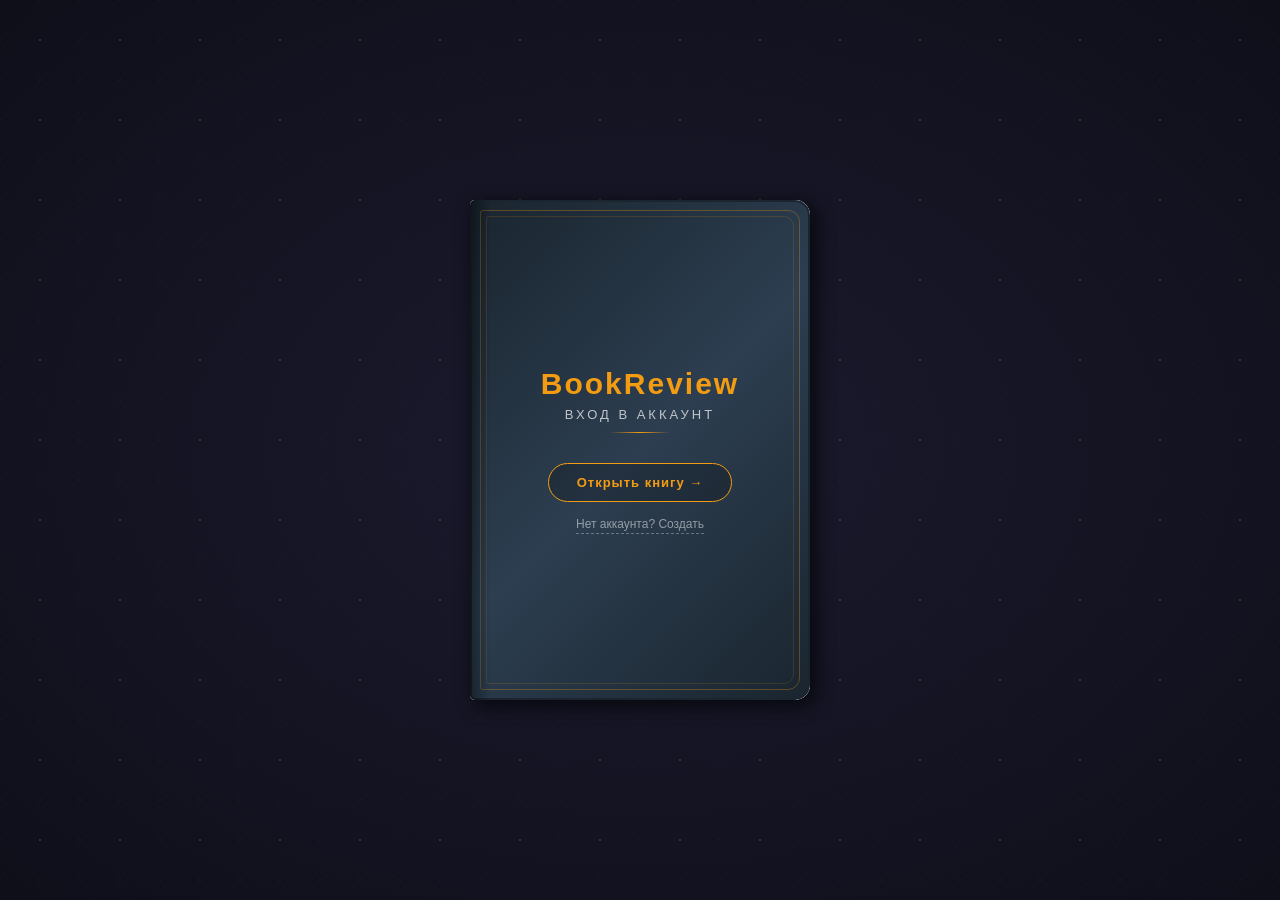
<file: login.html>
<!DOCTYPE html>
<html lang="ru">
<head>
    <meta charset="UTF-8">
    <meta name="viewport" content="width=device-width, initial-scale=1.0">
    <title>Вход | BookReview</title>
    <link rel="stylesheet" href="style.css">
</head>
<body class="login-page">

    <div class="book-container">
        <div class="book">

            <div class="cover back-cover">
                <div class="finish-content">
                    <div class="logo-circle">BR</div>
                    <p class="logo-name">BookReview</p>
                    <h2>С возвращением!</h2>
                    <p>Вы успешно вошли в систему.</p>
                    <a href="index.html" class="login-link">В личный кабинет →</a>
                </div>
            </div>

            <div class="page page-2">
                <div class="page-back"></div>
                <div class="page-content">
                    <span class="page-number">Шаг II</span>
                    <h3>Пароль</h3>
                    <div class="input-group" id="group-pass">
                        <input type="password" id="password" required placeholder=" ">
                        <label for="password">Введите пароль</label>
                    </div>
                    <button class="next-page-btn" id="btn-2">Войти ✔</button>
                </div>
            </div>

            <div class="page page-1">
                <div class="page-back"></div>
                <div class="page-content">
                    <span class="page-number">Шаг I</span>
                    <h3>Логин</h3>
                    <div class="input-group" id="group-login">
                        <input type="text" id="username" required placeholder=" ">
                        <label for="username">Email или Имя</label>
                    </div>
                    <button class="next-page-btn" id="btn-1">Далее ➜</button>
                </div>
            </div>

            <div class="cover front-cover" id="front-cover">
                <div class="spine-shadow"></div>
                <div class="side-front"></div>
                <div class="cover-content-wrapper" id="cover-content">
                    <h2 class="logo-text">BookReview</h2>
                    <p class="subtitle">ВХОД В АККАУНТ</p>
                    <div class="cover-divider"></div>
                    <button class="open-btn" id="open-book">Открыть книгу →</button>
                    <a href="reg.html" class="register-link">Нет аккаунта? Создать</a>
                </div>
                <div class="side-back">
                    <div class="inner-content">
                        <div class="inner-logo">BR</div>
                        <p class="inner-quote">"Рады видеть вас<br>снова."</p>
                    </div>
                </div>
            </div>

        </div>
    </div>

    <script>
        const frontCover   = document.getElementById('front-cover');
        const coverContent = document.getElementById('cover-content');
        const page1 = document.querySelector('.page-1');
        const page2 = document.querySelector('.page-2');

        function setPage(el, state, zIndex) {
            el.classList.remove('flipped', 'stacked-1');
            if (state) el.classList.add(state);
            el.style.zIndex = zIndex;
            const front = el.querySelector('.page-content');
            const back  = el.querySelector('.page-back');
            if (state === 'flipped' || state === 'stacked-1') {
                front.style.opacity = '0';
                back.style.opacity  = '1';
            } else {
                front.style.opacity = '1';
                back.style.opacity  = '0';
            }
        }

        function validateInput(inputEl, groupEl) {
            if (inputEl.value.trim() === '') {
                groupEl.classList.add('error');
                groupEl.classList.remove('shake');
                void groupEl.offsetWidth;
                groupEl.classList.add('shake');
                return false;
            }
            groupEl.classList.remove('error');
            return true;
        }

        ['username','password'].forEach(id => {
            document.getElementById(id).addEventListener('input', function() {
                this.parentElement.classList.remove('error');
            });
        });

        document.getElementById('open-book').addEventListener('click', () => {
            frontCover.classList.add('flipped');
            coverContent.classList.add('hidden');
        });

        document.getElementById('btn-1').addEventListener('click', () => {
            if (validateInput(document.getElementById('username'), document.getElementById('group-login')))
                setPage(page1, 'flipped', 11);
        });

        document.getElementById('btn-2').addEventListener('click', () => {
            if (validateInput(document.getElementById('password'), document.getElementById('group-pass'))) {
                setPage(page1, 'stacked-1', 10);
                setPage(page2, 'flipped', 11);
            }
        });
    </script>

</body>
</html>
</file>
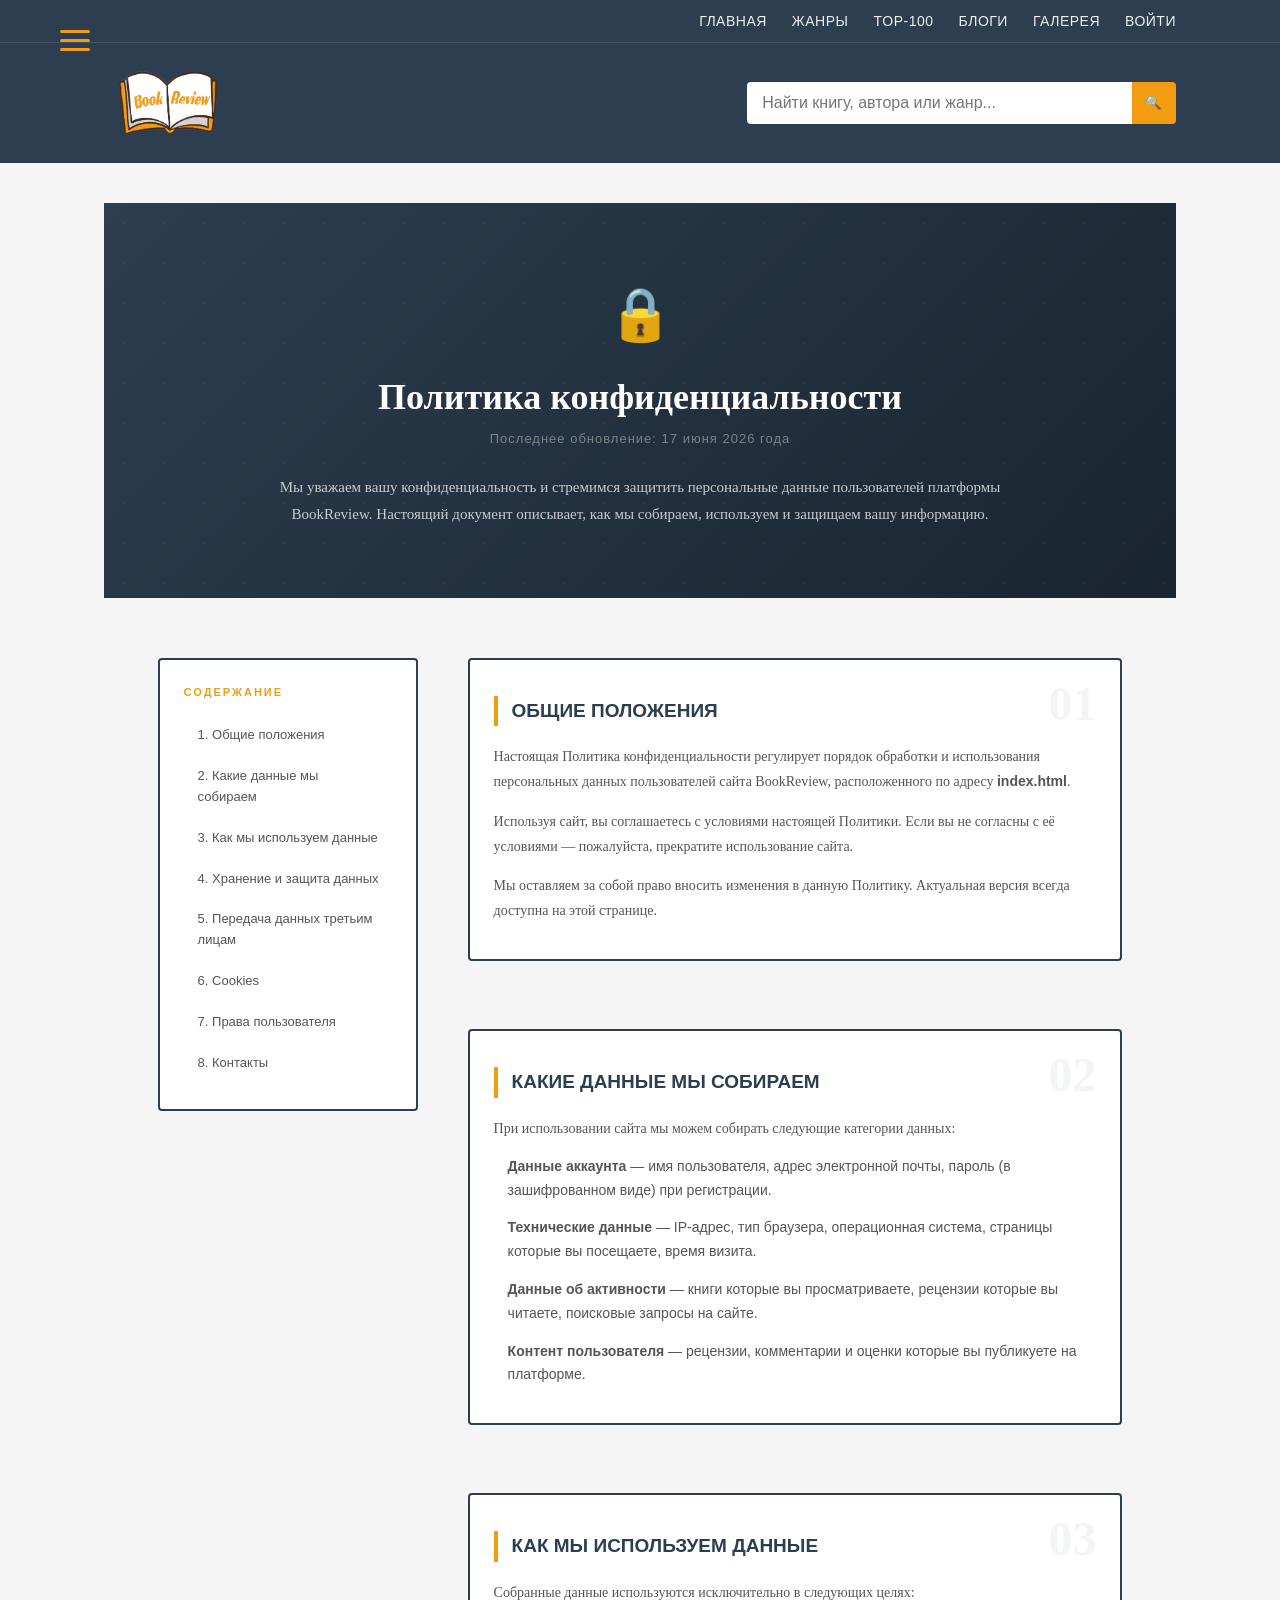
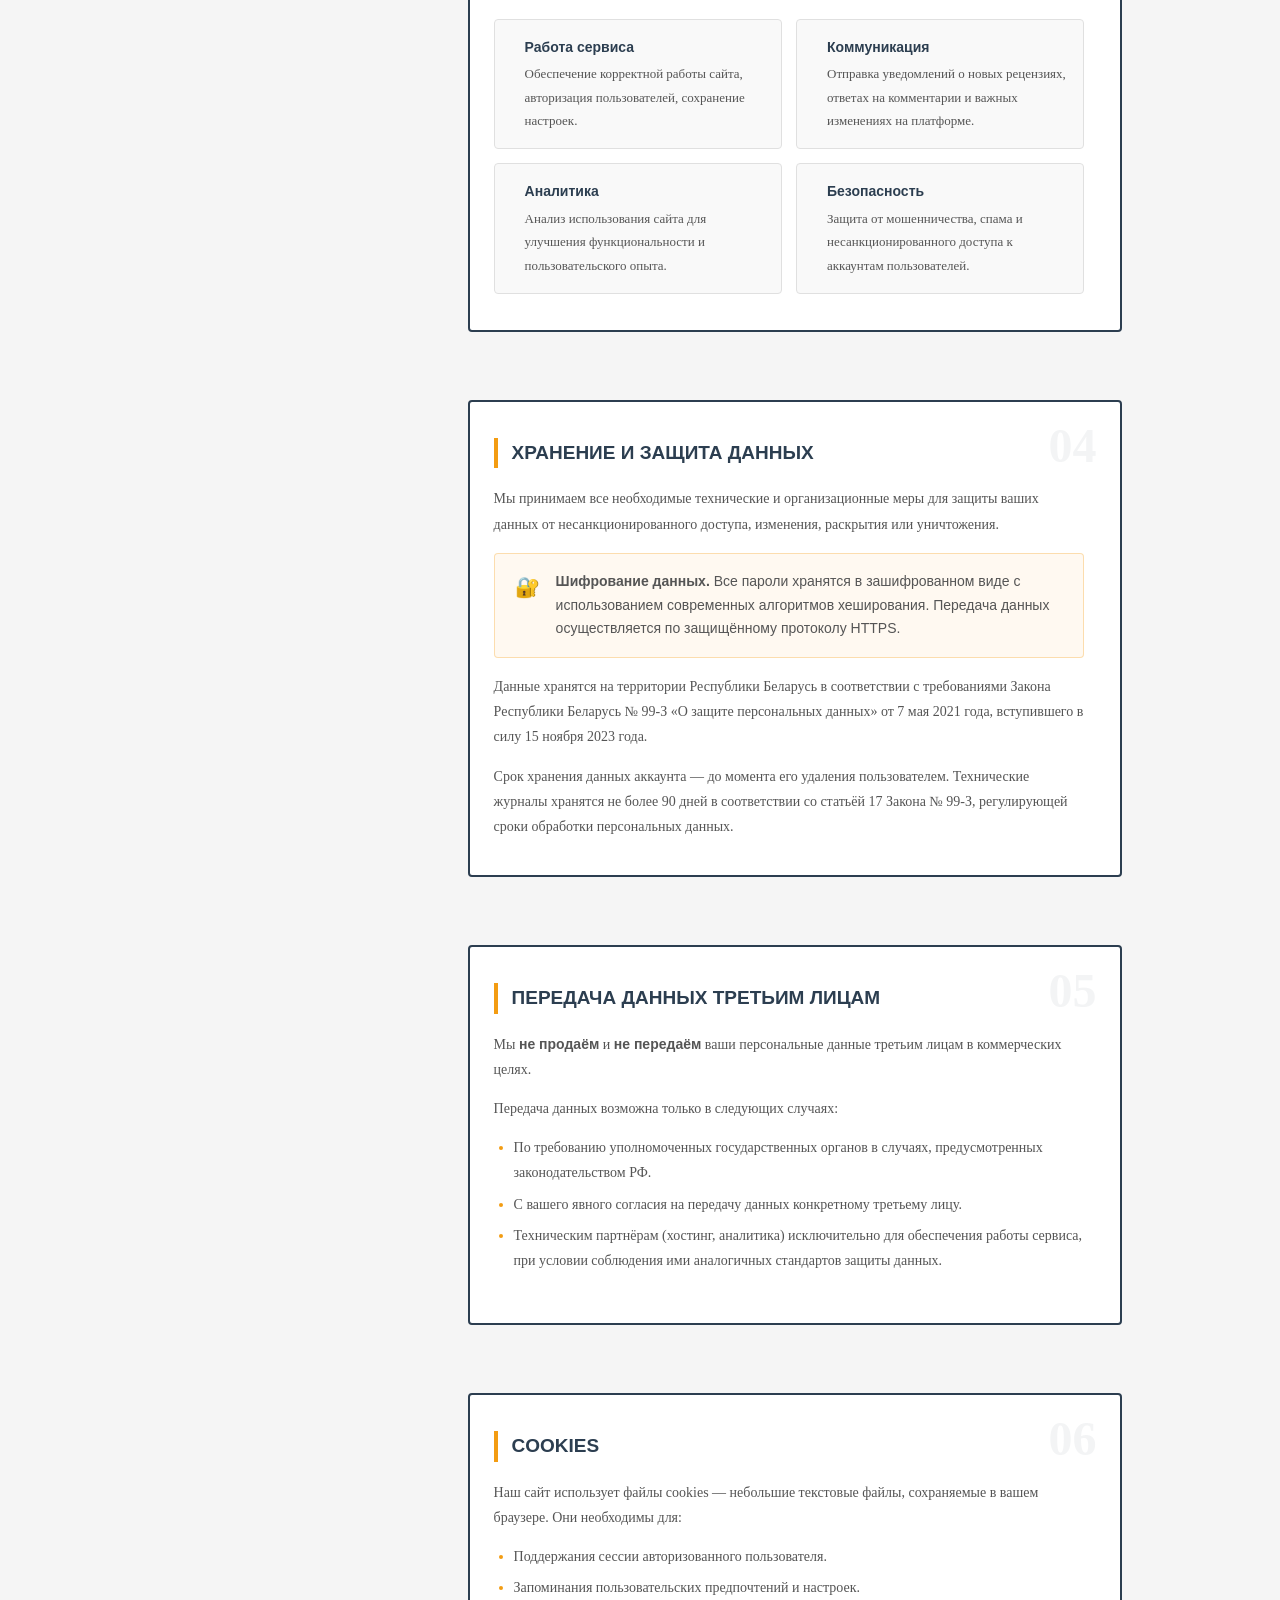
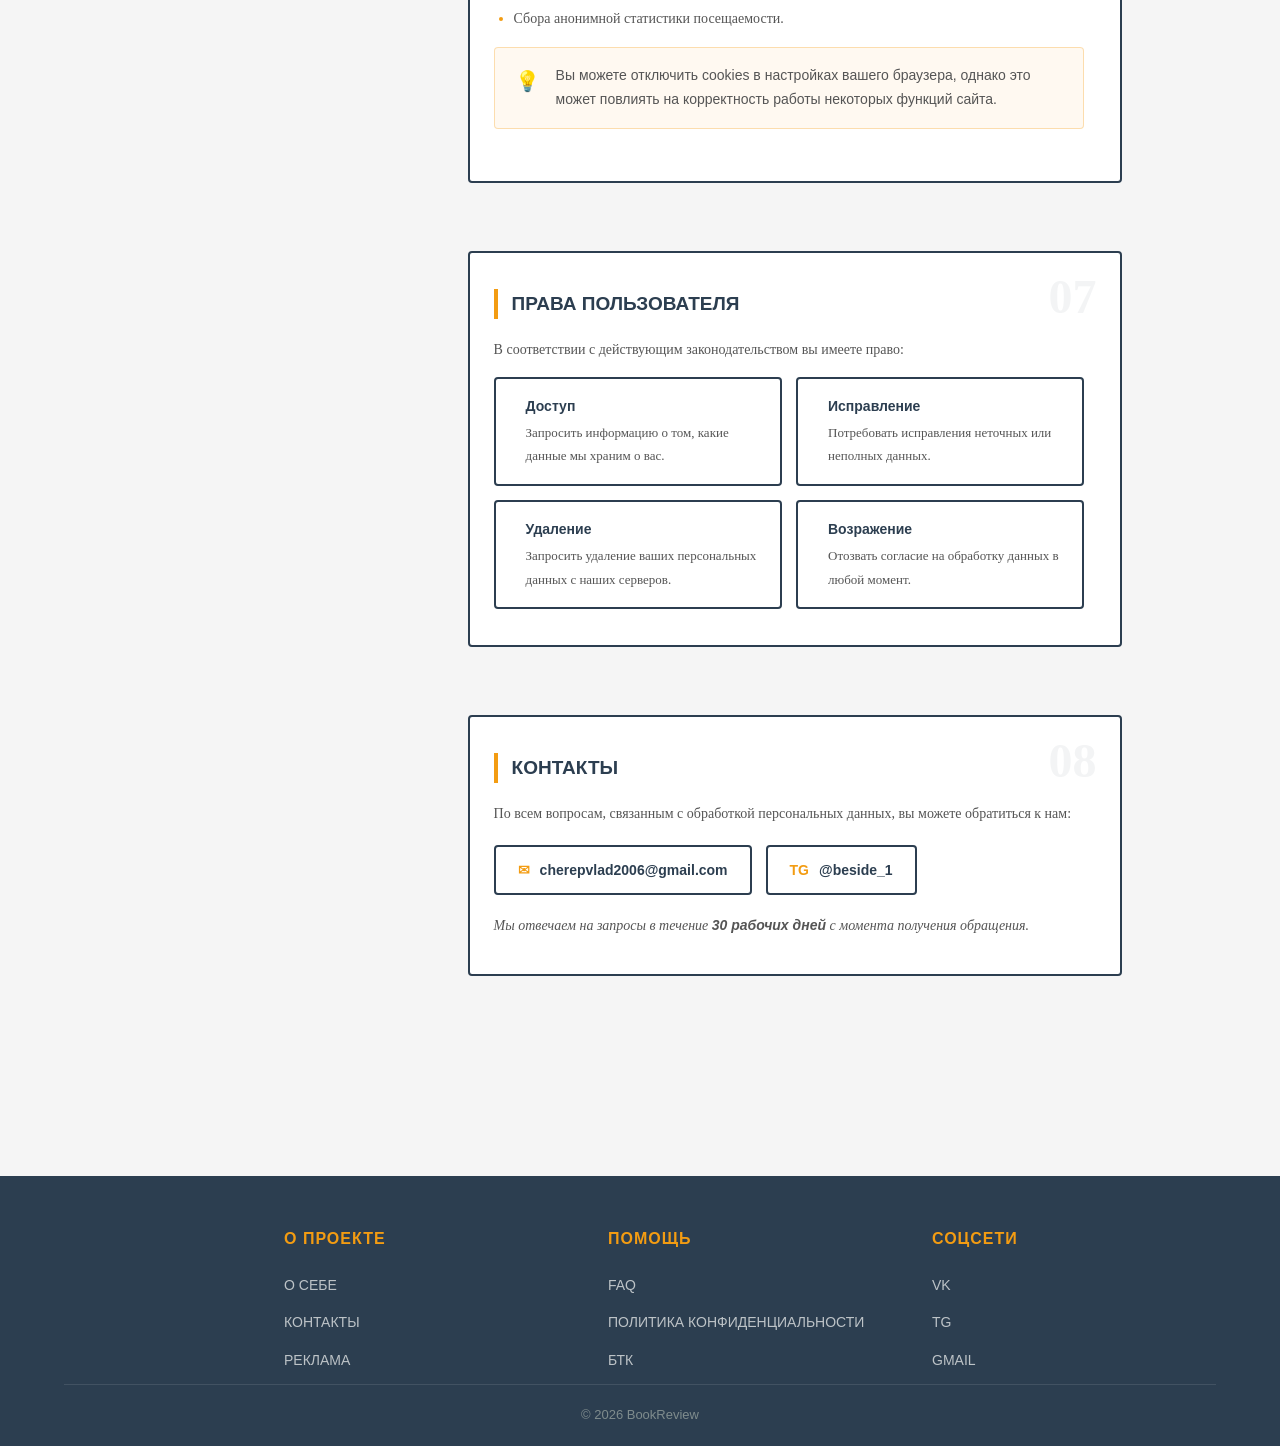
<file: privacy.html>
<!DOCTYPE html>
<html lang="ru">
<head>
    <meta charset="UTF-8">
    <meta name="viewport" content="width=device-width, initial-scale=1.0">
    <title>Политика конфиденциальности | BookReview</title>
    <link rel="icon" href="Images/logo2.ico" type="image/png">
    <link rel="stylesheet" href="style.css">
</head>
<body>

    <div class="hamburger-menu">
        <input id="menu__toggle" type="checkbox" />
        <label class="menu__btn" for="menu__toggle">
            <span></span>
        </label>
        <ul class="menu__box">
            <li class="menu-item-has-submenu">
                <label for="submenu-home" class="menu__item menu__trigger">
                    Главная <span class="arrow">▼</span>
                </label>
                <input type="checkbox" id="submenu-home" class="submenu-toggle" />
                <ul class="submenu">
                    <li><a href="about.html" class="submenu-link">О себе</a></li>
                    <li class="menu-item-has-submenu submenu-nested">
                        <label for="submenu-contacts" class="submenu-link menu__trigger">
                            Контакты <span class="arrow">▼</span>
                        </label>
                        <input type="checkbox" id="submenu-contacts" class="submenu-toggle" />
                        <ul class="submenu submenu-level-3">
                            <li><a href="https://vk.com/beside_ae" class="submenu-link">VK</a></li>
                            <li><a href="https://t.me/beside_1" class="submenu-link">TG</a></li>
                            <li><a href="mailto:cherepvlad2006@gmail.com" class="submenu-link">GMAIL</a></li>
                        </ul>
                    </li>
                    <li><a href="#" class="submenu-link">Реклама</a></li>
                </ul>
            </li>
            <li class="menu-item-has-submenu">
                <label for="submenu-genres" class="menu__item menu__trigger">
                    Жанры <span class="arrow">▼</span>
                </label>
                <input type="checkbox" id="submenu-genres" class="submenu-toggle" />
                <ul class="submenu">
                    <li><a href="#" class="submenu-link">Фантастика</a></li>
                    <li><a href="#" class="submenu-link">Детективы</a></li>
                    <li><a href="#" class="submenu-link">Романы</a></li>
                    <li><a href="#" class="submenu-link">Поэзия</a></li>
                    <li><a href="#" class="submenu-link">Драма</a></li>
                </ul>
            </li>
            <li><a class="menu__item" href="#">Top-100</a></li>
            <li><a class="menu__item" href="#">Блоги</a></li>
            <li><a class="menu__item" href="gallery.html">Галерея</a></li>
            <li><a class="menu__item" href="login.html">Войти</a></li>
        </ul>
    </div>

    <header>
        <div class="top-bar desktop-nav">
            <nav>
                <ul>
                    <li class="dropdown">
                        <a href="#">Главная</a>
                        <ul class="dropdown-menu2">
                            <li><a href="about.html">О себе</a></li>
                            <li><a href="#">Контакты</a></li>
                            <li><a href="#">Реклама</a></li>
                        </ul>
                    </li>
                    <li class="dropdown">
                        <a href="#">Жанры</a>
                        <ul class="dropdown-menu">
                            <li><a href="#">Фантастика</a></li>
                            <li><a href="#">Детективы</a></li>
                            <li><a href="#">Романы</a></li>
                            <li><a href="#">Поэзия</a></li>
                            <li><a href="#">Драма</a></li>
                        </ul>
                    </li>
                    <li><a href="#">Top-100</a></li>
                    <li><a href="#">Блоги</a></li>
                    <li><a href="gallery.html">Галерея</a></li>
                    <li><a href="login.html">Войти</a></li>
                </ul>
            </nav>
        </div>
        <div class="header-content">
            <a href="index.html" class="logo" aria-label="На главную страницу"></a>
            <div class="search-bar">
                <input type="text" placeholder="Найти книгу, автора или жанр...">
                <button type="submit">🔍</button>
            </div>
        </div>
    </header>

    <main class="pr-main">

        <div class="pr-hero">
            <div class="pr-hero-inner">
                <div class="pr-hero-icon">🔒</div>
                <h1 class="pr-hero-title">Политика конфиденциальности</h1>
                <p class="pr-hero-sub">Последнее обновление: 17 июня 2026 года</p>
                <p class="pr-hero-desc">
                    Мы уважаем вашу конфиденциальность и стремимся защитить
                    персональные данные пользователей платформы BookReview.
                    Настоящий документ описывает, как мы собираем, используем
                    и защищаем вашу информацию.
                </p>
            </div>
        </div>

        <div class="pr-body">
            <div class="pr-body-inner">

                <nav class="pr-nav">
                    <p class="pr-nav-title">Содержание</p>
                    <ul>
                        <li><a href="#s1">1. Общие положения</a></li>
                        <li><a href="#s2">2. Какие данные мы собираем</a></li>
                        <li><a href="#s3">3. Как мы используем данные</a></li>
                        <li><a href="#s4">4. Хранение и защита данных</a></li>
                        <li><a href="#s5">5. Передача данных третьим лицам</a></li>
                        <li><a href="#s6">6. Cookies</a></li>
                        <li><a href="#s7">7. Права пользователя</a></li>
                        <li><a href="#s8">8. Контакты</a></li>
                    </ul>
                </nav>

                <div class="pr-content">

                    <section class="pr-section" id="s1">
                        <div class="pr-section-num">01</div>
                        <h2 class="pr-section-title">Общие положения</h2>
                        <p>Настоящая Политика конфиденциальности регулирует порядок обработки и использования персональных данных пользователей сайта BookReview, расположенного по адресу <strong>index.html</strong>.</p>
                        <p>Используя сайт, вы соглашаетесь с условиями настоящей Политики. Если вы не согласны с её условиями — пожалуйста, прекратите использование сайта.</p>
                        <p>Мы оставляем за собой право вносить изменения в данную Политику. Актуальная версия всегда доступна на этой странице.</p>
                    </section>

                    <section class="pr-section" id="s2">
                        <div class="pr-section-num">02</div>
                        <h2 class="pr-section-title">Какие данные мы собираем</h2>
                        <p>При использовании сайта мы можем собирать следующие категории данных:</p>
                        <ul class="pr-list">
                            <li>
                                <span class="pr-list-icon"></span>
                                <div>
                                    <strong>Данные аккаунта</strong> — имя пользователя, адрес электронной почты, пароль (в зашифрованном виде) при регистрации.
                                </div>
                            </li>
                            <li>
                                <span class="pr-list-icon"></span>
                                <div>
                                    <strong>Технические данные</strong> — IP-адрес, тип браузера, операционная система, страницы которые вы посещаете, время визита.
                                </div>
                            </li>
                            <li>
                                <span class="pr-list-icon"></span>
                                <div>
                                    <strong>Данные об активности</strong> — книги которые вы просматриваете, рецензии которые вы читаете, поисковые запросы на сайте.
                                </div>
                            </li>
                            <li>
                                <span class="pr-list-icon"></span>
                                <div>
                                    <strong>Контент пользователя</strong> — рецензии, комментарии и оценки которые вы публикуете на платформе.
                                </div>
                            </li>
                        </ul>
                    </section>

                    <section class="pr-section" id="s3">
                        <div class="pr-section-num">03</div>
                        <h2 class="pr-section-title">Как мы используем данные</h2>
                        <p>Собранные данные используются исключительно в следующих целях:</p>
                        <div class="pr-purposes">
                            <div class="pr-purpose">
                                <div class="pr-purpose-icon"></div>
                                <div>
                                    <h4>Работа сервиса</h4>
                                    <p>Обеспечение корректной работы сайта, авторизация пользователей, сохранение настроек.</p>
                                </div>
                            </div>
                            <div class="pr-purpose">
                                <div class="pr-purpose-icon"></div>
                                <div>
                                    <h4>Коммуникация</h4>
                                    <p>Отправка уведомлений о новых рецензиях, ответах на комментарии и важных изменениях на платформе.</p>
                                </div>
                            </div>
                            <div class="pr-purpose">
                                <div class="pr-purpose-icon"></div>
                                <div>
                                    <h4>Аналитика</h4>
                                    <p>Анализ использования сайта для улучшения функциональности и пользовательского опыта.</p>
                                </div>
                            </div>
                            <div class="pr-purpose">
                                <div class="pr-purpose-icon"></div>
                                <div>
                                    <h4>Безопасность</h4>
                                    <p>Защита от мошенничества, спама и несанкционированного доступа к аккаунтам пользователей.</p>
                                </div>
                            </div>
                        </div>
                    </section>

                    <section class="pr-section" id="s4">
                        <div class="pr-section-num">04</div>
                        <h2 class="pr-section-title">Хранение и защита данных</h2>
                        <p>Мы принимаем все необходимые технические и организационные меры для защиты ваших данных от несанкционированного доступа, изменения, раскрытия или уничтожения.</p>
                        <div class="pr-highlight">
                            <span class="pr-highlight-icon">🔐</span>
                            <div>
                                <strong>Шифрование данных.</strong> Все пароли хранятся в зашифрованном виде с использованием современных алгоритмов хеширования. Передача данных осуществляется по защищённому протоколу HTTPS.
                            </div>
                        </div>
                        <p>Данные хранятся на территории Республики Беларусь в соответствии с требованиями Закона Республики Беларусь № 99-З «О защите персональных данных» от 7 мая 2021 года, вступившего в силу 15 ноября 2023 года.</p>
<p>Срок хранения данных аккаунта — до момента его удаления пользователем. Технические журналы хранятся не более 90 дней в соответствии со статьёй 17 Закона № 99-З, регулирующей сроки обработки персональных данных.</p>
                    </section>

                    <section class="pr-section" id="s5">
                        <div class="pr-section-num">05</div>
                        <h2 class="pr-section-title">Передача данных третьим лицам</h2>
                        <p>Мы <strong>не продаём</strong> и <strong>не передаём</strong> ваши персональные данные третьим лицам в коммерческих целях.</p>
                        <p>Передача данных возможна только в следующих случаях:</p>
                        <ul class="pr-simple-list">
                            <li>По требованию уполномоченных государственных органов в случаях, предусмотренных законодательством РФ.</li>
                            <li>С вашего явного согласия на передачу данных конкретному третьему лицу.</li>
                            <li>Техническим партнёрам (хостинг, аналитика) исключительно для обеспечения работы сервиса, при условии соблюдения ими аналогичных стандартов защиты данных.</li>
                        </ul>
                    </section>

                    <section class="pr-section" id="s6">
                        <div class="pr-section-num">06</div>
                        <h2 class="pr-section-title">Cookies</h2>
                        <p>Наш сайт использует файлы cookies — небольшие текстовые файлы, сохраняемые в вашем браузере. Они необходимы для:</p>
                        <ul class="pr-simple-list">
                            <li>Поддержания сессии авторизованного пользователя.</li>
                            <li>Запоминания пользовательских предпочтений и настроек.</li>
                            <li>Сбора анонимной статистики посещаемости.</li>
                        </ul>
                        <div class="pr-highlight">
                            <span class="pr-highlight-icon">💡</span>
                            <div>
                                Вы можете отключить cookies в настройках вашего браузера, однако это может повлиять на корректность работы некоторых функций сайта.
                            </div>
                        </div>
                    </section>

                    <section class="pr-section" id="s7">
                        <div class="pr-section-num">07</div>
                        <h2 class="pr-section-title">Права пользователя</h2>
                        <p>В соответствии с действующим законодательством вы имеете право:</p>
                        <div class="pr-rights">
                            <div class="pr-right">
                                <div class="pr-right-icon"></div>
                                <div>
                                    <h4>Доступ</h4>
                                    <p>Запросить информацию о том, какие данные мы храним о вас.</p>
                                </div>
                            </div>
                            <div class="pr-right">
                                <div class="pr-right-icon"></div>
                                <div>
                                    <h4>Исправление</h4>
                                    <p>Потребовать исправления неточных или неполных данных.</p>
                                </div>
                            </div>
                            <div class="pr-right">
                                <div class="pr-right-icon"></div>
                                <div>
                                    <h4>Удаление</h4>
                                    <p>Запросить удаление ваших персональных данных с наших серверов.</p>
                                </div>
                            </div>
                            <div class="pr-right">
                                <div class="pr-right-icon"></div>
                                <div>
                                    <h4>Возражение</h4>
                                    <p>Отозвать согласие на обработку данных в любой момент.</p>
                                </div>
                            </div>
                        </div>
                    </section>

                    <section class="pr-section" id="s8">
                        <div class="pr-section-num">08</div>
                        <h2 class="pr-section-title">Контакты</h2>
                        <p>По всем вопросам, связанным с обработкой персональных данных, вы можете обратиться к нам:</p>
                        <div class="pr-contacts">
                            <a href="mailto:cherepvlad2006@gmail.com" class="pr-contact-item">
                                <span>✉</span>
                                cherepvlad2006@gmail.com
                            </a>
                            <a href="https://t.me/beside_1" class="pr-contact-item">
                                <span>TG</span>
                                @beside_1
                            </a>
                        </div>
                        <p class="pr-response">Мы отвечаем на запросы в течение <strong>30 рабочих дней</strong> с момента получения обращения.</p>
                    </section>

                </div>
            </div>
        </div>

    </main>

    <footer>
        <div class="footer-content">
            <div class="footer-section">
                <h3>О ПРОЕКТЕ</h3>
                <ul>
                    <li><a href="about.html">О СЕБЕ</a></li>
                    <li><a href="#">КОНТАКТЫ</a></li>
                    <li><a href="#">РЕКЛАМА</a></li>
                </ul>
            </div>
            <div class="footer-section">
                <h3>ПОМОЩЬ</h3>
                <ul>
                    <li><a href="#">FAQ</a></li>
                    <li><a href="privacy.html">ПОЛИТИКА КОНФИДЕНЦИАЛЬНОСТИ</a></li>
                    <li><a href="https://bartc.by/index.php/ru/">БТК</a></li>
                </ul>
            </div>
            <div class="footer-section">
                <h3>СОЦСЕТИ</h3>
                <ul>
                    <li><a href="https://vk.com/beside_ae">VK</a></li>
                    <li><a href="https://t.me/beside_1">TG</a></li>
                    <li><a href="mailto:cherepvlad2006@gmail.com">GMAIL</a></li>
                </ul>
            </div>
        </div>
        <div class="copyright">
            <p>&copy; 2026 BookReview</p>
        </div>
    </footer>

</body>
</html>
</file>
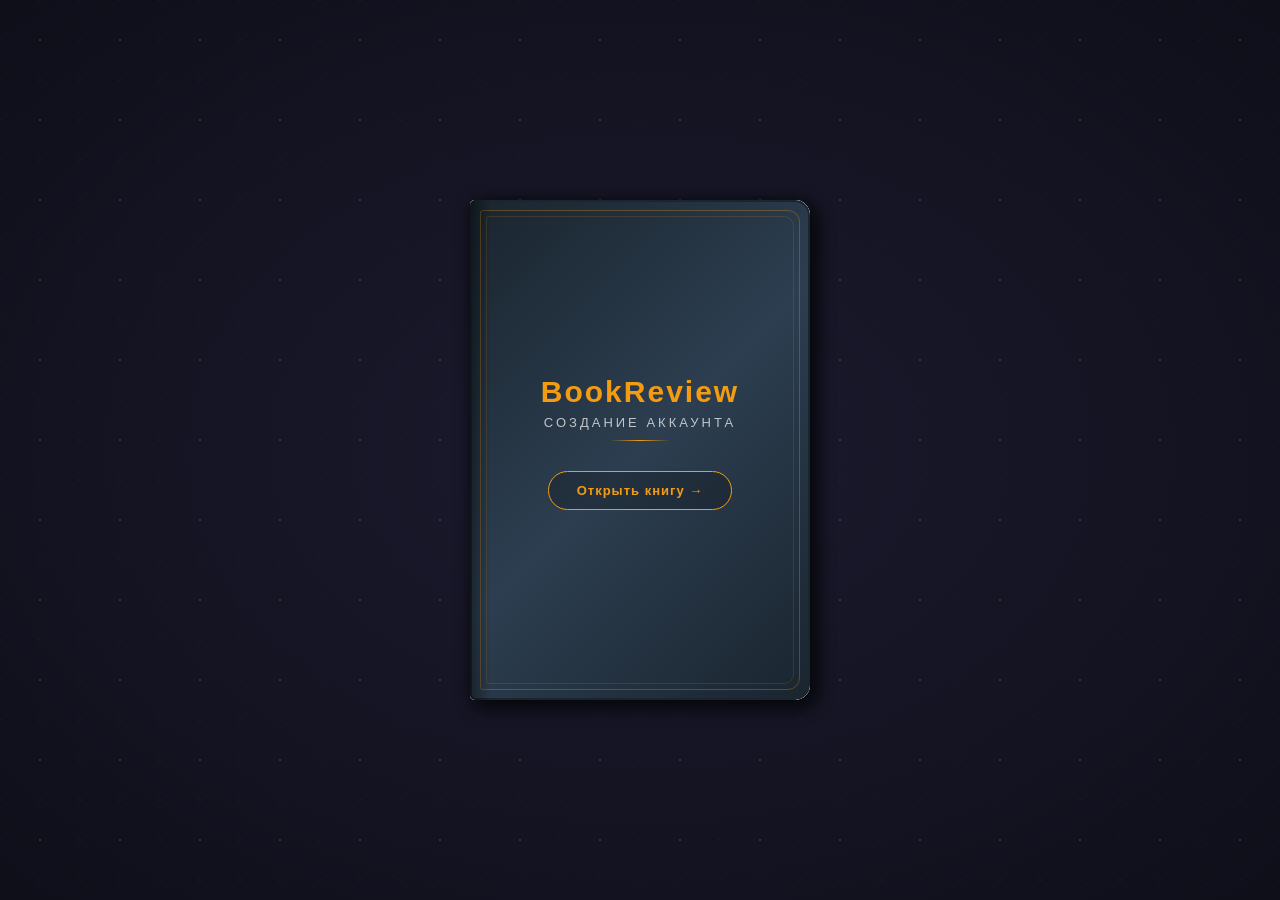
<file: reg.html>
<!DOCTYPE html>
<html lang="ru">
<head>
    <meta charset="UTF-8">
    <meta name="viewport" content="width=device-width, initial-scale=1.0">
    <title>Регистрация | BookReview</title>
    <link rel="stylesheet" href="style.css">
</head>
<body class="reg-page">

    <div class="book-container">
        <div class="book">

            <div class="cover back-cover">
                <div class="finish-content">
                    <div class="logo-circle">BR</div>
                    <p class="logo-name">BookReview</p>
                    <h2>Добро пожаловать!</h2>
                    <p>Ваша история начинается здесь.</p>
                    <a href="login.html" class="login-link">Перейти ко входу →</a>
                </div>
            </div>

            <div class="page page-3">
                <div class="page-back"></div>
                <div class="page-content">
                    <span class="page-number">Глава III</span>
                    <h3>Безопасность</h3>
                    <div class="input-group" id="group-pass">
                        <input type="password" id="password" required placeholder=" ">
                        <label for="password">Придумайте пароль</label>
                    </div>
                    <button class="next-page-btn" id="btn-3">Завершить ✔</button>
                </div>
            </div>

            <div class="page page-2">
                <div class="page-back"></div>
                <div class="page-content">
                    <span class="page-number">Глава II</span>
                    <h3>Контактные данные</h3>
                    <div class="input-group" id="group-email">
                        <input type="email" id="email" required placeholder=" ">
                        <label for="email">Email адрес</label>
                    </div>
                    <button class="next-page-btn" id="btn-2">Следующая страница ➜</button>
                </div>
            </div>

            <div class="page page-1">
                <div class="page-back"></div>
                <div class="page-content">
                    <span class="page-number">Глава I</span>
                    <h3>Представьтесь</h3>
                    <div class="input-group" id="group-name">
                        <input type="text" id="username" required placeholder=" ">
                        <label for="username">Ваше имя</label>
                    </div>
                    <button class="next-page-btn" id="btn-1">Следующая страница ➜</button>
                </div>
            </div>

            <div class="cover front-cover" id="front-cover">
                <div class="spine-shadow"></div>
                <div class="side-front"></div>
                <div class="cover-content-wrapper" id="cover-content">
                    <h2 class="logo-text">BookReview</h2>
                    <p class="subtitle">СОЗДАНИЕ АККАУНТА</p>
                    <div class="cover-divider"></div>
                    <button class="open-btn" id="open-book">Открыть книгу →</button>
                </div>
                <div class="side-back">
                    <div class="inner-content">
                        <div class="inner-logo">BR</div>
                        <p class="inner-quote">"Чтение — это путешествие,<br>которое никогда не заканчивается."</p>
                    </div>
                </div>
            </div>

        </div>
    </div>

    <script>
        const frontCover   = document.getElementById('front-cover');
        const coverContent = document.getElementById('cover-content');
        const page1 = document.querySelector('.page-1');
        const page2 = document.querySelector('.page-2');
        const page3 = document.querySelector('.page-3');

        function setPage(el, state, zIndex) {
            el.classList.remove('flipped', 'stacked-1', 'stacked-2');
            if (state) el.classList.add(state);
            el.style.zIndex = zIndex;
            const front = el.querySelector('.page-content');
            const back  = el.querySelector('.page-back');
            if (state === 'flipped' || state === 'stacked-1' || state === 'stacked-2') {
                front.style.opacity = '0';
                back.style.opacity  = '1';
            } else {
                front.style.opacity = '1';
                back.style.opacity  = '0';
            }
        }

        function validateInput(inputEl, groupEl) {
            if (inputEl.value.trim() === '') {
                groupEl.classList.add('error');
                groupEl.classList.remove('shake');
                void groupEl.offsetWidth;
                groupEl.classList.add('shake');
                return false;
            }
            groupEl.classList.remove('error');
            return true;
        }

        ['username','email','password'].forEach(id => {
            document.getElementById(id).addEventListener('input', function() {
                this.parentElement.classList.remove('error');
            });
        });

        document.getElementById('open-book').addEventListener('click', () => {
            frontCover.classList.add('flipped');
            coverContent.classList.add('hidden');
        });

        document.getElementById('btn-1').addEventListener('click', () => {
            if (validateInput(document.getElementById('username'), document.getElementById('group-name')))
                setPage(page1, 'flipped', 11);
        });

        document.getElementById('btn-2').addEventListener('click', () => {
            if (validateInput(document.getElementById('email'), document.getElementById('group-email'))) {
                setPage(page1, 'stacked-1', 10);
                setPage(page2, 'flipped', 11);
            }
        });

        document.getElementById('btn-3').addEventListener('click', () => {
            if (validateInput(document.getElementById('password'), document.getElementById('group-pass'))) {
                setPage(page1, 'stacked-2', 9);
                setPage(page2, 'stacked-1', 10);
                setPage(page3, 'flipped', 11);
            }
        });
    </script>

</body>
</html>
</file>
<file: style.css>
* {
    margin: 0;
    padding: 0;
    box-sizing: border-box;
    font-family: 'Segoe UI', Tahoma, Geneva, Verdana, sans-serif;
}

body {
    background-color: #f5f5f5;
    color: #333;
    line-height: 1.6;
    overflow-x: hidden;
}

header {
    background-color: #2c3e50;
    color: white;
    padding: 0;
    position: relative;
}

.top-bar {
    background-color: #2c3e50;
    padding: 8px 0;
    border-bottom: 1px solid rgba(255,255,255,0.1);
}

.top-bar nav ul {
    display: flex;
    justify-content: flex-end;
    align-items: center; 
    list-style: none;
    padding: 0 5%;
    max-width: 1200px;
    margin: 0 auto;
}

.top-bar nav ul li {
    margin-left: 25px;
    position: relative;
    
}

.top-bar nav ul li a {
    color: #ecf0f1;
    text-decoration: none;
    font-size: 14px;
    transition: color 0.3s;
    text-transform: uppercase;
    letter-spacing: 0.5px;
}

.top-bar nav ul li a:hover {
    color: #f39c12;
}

.header-content {
    display: flex;
    align-items: center;
    justify-content: space-between;
    padding: 20px 5%;
    max-width: 1200px;
    margin: 0 auto;
}

.logo {
    background-image: url('images/logo2.png');
    background-repeat: no-repeat;
    background-size: contain;
    background-position: left center;
    width: 400px;
    height: 80px;
    display: block;
    cursor: pointer;
    text-decoration: none;
    transition: opacity 0.3s ease;
}

.logo:hover {
    opacity: 0.8;
}

.search-bar {
    display: flex;
    width: 40%;
    max-width: 450px;
    transition: all 0.3s ease;
}

.search-bar input {
    width: 100%;
    padding: 12px 15px;
    border: none;
    border-radius: 4px 0 0 4px;
    font-size: 16px;
    outline: none;
}

.search-bar button {
    background-color: #f39c12;
    color: white;
    border: none;
    width: 50px;
    border-radius: 0 4px 4px 0;
    cursor: pointer;
    transition: background-color 0.3s;
    display: flex;
    align-items: center;
    justify-content: center;
}

.search-bar button:hover {
    background-color: #e67e22;
}

main {
    max-width: 1200px;
    margin: 0 auto;
    padding: 40px 5%;
}

section {
    margin-bottom: 60px;
}

section h2 {
    text-transform: uppercase;
    font-size: 20px;
    font-weight: 700;
    margin-bottom: 25px;
    color: #2c3e50;
    border-left: 4px solid #f39c12;
    padding-left: 15px;
}

.editor-choice-content {
    display: flex;
    gap: 30px;
}

.featured-book {
    flex: 2;
    display: flex;
    background: white;
    border: 2px solid #2c3e50;
    border-radius: 4px;
    overflow: hidden;
    box-shadow: 0 4px 15px rgba(0,0,0,0.05);
}

.featured-book .book-cover {
    width: 320px;
    height: auto;
    object-fit: cover;
    display: block;
    border-right: 2px solid #2c3e50;
}

.book-details {
    flex: 1;
    padding: 30px;
    display: flex;
    flex-direction: column;
}

.book-details h3 {
    font-size: 26px;
    margin-bottom: 8px;
    color: #2c3e50;
}

.author {
    color: #7f8c8d;
    font-size: 16px;
    margin-bottom: 15px;
    font-style: italic;
}

.rating {
    color: #f39c12;
    font-size: 22px;
    margin-bottom: 20px;
    letter-spacing: 2px;
}

.description {
    color: #555;
    margin-bottom: 25px;
    line-height: 1.6;
    flex-grow: 1;
}

.read-more {
    background-color: #2c3e50;
    color: white;
    border: none;
    padding: 12px 25px;
    border-radius: 4px;
    cursor: pointer;
    font-size: 15px;
    font-weight: 600;
    transition: background-color 0.3s;
    align-self: flex-start;
    text-transform: uppercase;
}

.read-more:hover {
    background-color: #f39c12;
}

.book-list {
    flex: 1;
    display: flex;
    flex-direction: column;
    gap: 20px;
}

.book-item {
    display: flex;
    background: white;
    border: 2px solid #2c3e50;
    border-radius: 4px;
    overflow: hidden;
    transition: transform 0.2s;
}

.book-item:hover {
    transform: translateX(-5px);
}

.book-item .book-cover {
    width: 110px;
    height: 160px;
    object-fit: cover;
    border-right: 2px solid #2c3e50;
}

.book-info {
    padding: 15px;
    flex: 1;
    position: relative;
    display: flex;
    flex-direction: column;
    justify-content: center;
}

.book-info h3 {
    font-size: 18px;
    margin-bottom: 5px;
    color: #2c3e50;
    line-height: 1.2;
}

.book-info .author {
    font-size: 13px;
    margin-bottom: 8px;
}

.book-info .rating {
    font-size: 16px;
    margin-bottom: 0;
}

.read-more2 {
    background-color: transparent;
    color: #2c3e50;
    border: 1px solid #2c3e50;
    padding: 6px 12px;
    border-radius: 4px;
    cursor: pointer;
    font-size: 12px;
    transition: all 0.3s;
    margin-top: 10px;
    align-self: flex-start;
    text-transform: uppercase;
    font-weight: 600;
}

.read-more2:hover {
    background-color: #2c3e50;
    color: white;
}

.reviews-grid {
    display: grid;
    grid-template-columns: repeat(4, 1fr);
    gap: 25px;
}

.review-card {
    background: white;
    border: 2px solid #2c3e50;
    border-radius: 4px;
    overflow: hidden;
    display: flex;
    flex-direction: column;
    transition: transform 0.3s, box-shadow 0.3s;
}

.review-card:hover {
    transform: translateY(-7px);
    box-shadow: 0 10px 20px rgba(0,0,0,0.1);
}

.review-card .book-cover {
    height: 280px;
    width: 100%;
    object-fit: cover;
    border-bottom: 2px solid #2c3e50;
}

.review-card .book-info {
    padding: 20px;
    text-align: center;
    flex-grow: 1;
    display: flex;
    flex-direction: column;
}

.review-card h3 {
    font-size: 17px;
    margin-bottom: 8px;
    color: #2c3e50;
    line-height: 1.3;
}

.review-card .author {
    font-size: 13px;
    margin-bottom: 10px;
}

.review-card .rating {
    font-size: 18px;
    margin-bottom: 15px;
}

.read-button {
    background-color: #2c3e50;
    color: white;
    border: none;
    padding: 12px;
    border-radius: 4px;
    cursor: pointer;
    font-size: 14px;
    transition: background-color 0.3s;
    width: 100%;
    margin-top: auto;
    text-transform: uppercase;
    font-weight: 600;
}

.read-button:hover {
    background-color: #f39c12;
}

footer {
    background-color: #2c3e50;
    color: #ecf0f1;
    padding: 50px 5% 20px;
    margin-top: 40px;
}

.footer-content {
    display: flex;
    justify-content: space-between;
    flex-wrap: wrap;
    gap: 40px;
    margin-left: 220px;
}

.footer-section {
    flex: 1;
    min-width: 200px;
}

.footer-section h3 {
    font-size: 16px;
    margin-bottom: 20px;
    color: #f39c12;
    text-transform: uppercase;
    letter-spacing: 1px;
}

.footer-section ul {
    list-style: none;
}

.footer-section ul li {
    margin-bottom: 12px;
}

.footer-section ul li a {
    color: #bdc3c7;
    text-decoration: none;
    transition: color 0.3s;
    font-size: 14px;
}

.footer-section ul li a:hover {
    color: #f39c12;
    padding-left: 5px;
}

.copyright {
    text-align: center;
    padding-top: 20px;
    max-width: 1200px;
    margin: 0 auto;
    border-top: 1px solid rgba(255,255,255,0.1);
}

.copyright p {
    color: #7f8c8d;
    font-size: 13px;
}

.dropdown {
    position: relative;
    display: inline-block;
}

.dropdown:hover .dropdown-menu,
.dropdown:hover .dropdown-menu2 {
    opacity: 1;
    visibility: visible;
    transform: translateY(0);
}

.dropdown-menu, .dropdown-menu2 {
    display: block !important;
    position: absolute;
    top: 100%;
    left: 0;
    background-color: #2c3e50;
    padding: 10px 0;
    border-radius: 0 0 4px 4px;
    box-shadow: 0 4px 8px rgba(0,0,0,0.1);
    z-index: 100;
    list-style: none;
    margin: 0;
    opacity: 0;
    visibility: hidden;
    transform: translateY(10px);
    transition: all 0.2s;
}

.dropdown-menu { min-width: 120px; }
.dropdown-menu2 { min-width: 140px; }

.dropdown-menu a, .dropdown-menu2 a {
    color: #ecf0f1;
    padding: 10px 20px;
    display: block;
    text-decoration: none;
    font-size: 14px;
    white-space: nowrap;
}

.dropdown-menu a:hover, .dropdown-menu2 a:hover {
    background-color: #34495e;
    color: #f39c12;
}

#menu__toggle {
    opacity: 0;
    position: absolute;
    pointer-events: none;
}

.menu__btn {
    display: flex;
    align-items: center;
    position: fixed;
    top: 25px;
    left: 60px;
    width: 30px;
    height: 30px;
    cursor: pointer;
    z-index: 1000;
}

.menu__btn > span,
.menu__btn > span::before,
.menu__btn > span::after {
    display: block;
    position: absolute;
    width: 100%;
    height: 3px;
    background-color: #f39c12;
    transition-duration: .25s;
    border-radius: 2px;
}
.menu__btn > span::before { content: ''; top: -9px; }
.menu__btn > span::after  { content: ''; top: 9px; }

.menu__box {
    display: block;
    position: fixed;
    visibility: hidden;
    top: 0; left: -100%;
    width: 280px;
    height: 100%;
    margin: 0; padding: 80px 0;
    list-style: none;
    text-align: center;
    background-color: #2c3e50;
    box-shadow: 2px 0px 10px rgba(0,0,0,.3);
    z-index: 999;
    transition-duration: .25s;
}

.menu__item {
    display: block;
    padding: 15px;
    color: #ecf0f1;
    font-size: 18px;
    text-decoration: none;
    border-bottom: 1px solid rgba(255,255,255,0.1);
    transition: all 0.3s;
}
.menu__item:hover {
    background-color: #34495e;
    color: #f39c12;
    padding-left: 25px;
}

#menu__toggle:checked ~ .menu__btn > span { transform: rotate(45deg); }
#menu__toggle:checked ~ .menu__btn > span::before { top: 0; transform: rotate(0); }
#menu__toggle:checked ~ .menu__btn > span::after  { top: 0; transform: rotate(90deg); }
#menu__toggle:checked ~ .menu__box { visibility: visible; left: 0; }

.menu-item-has-submenu { width: 100%; }
.submenu-toggle { display: none; }

.menu__trigger {
    cursor: pointer;
    display: flex;
    justify-content: space-between;
    align-items: center;
    user-select: none;
}

.submenu {
    max-height: 0;
    overflow: hidden;
    background-color: rgba(0,0,0,0.15);
    transition: max-height 0.4s ease-out;
    list-style: none;
    padding: 0; margin: 0;
}

.submenu-link {
    display: block;
    padding: 12px 20px 12px 25px;
    color: #bdc3c7;
    text-decoration: none;
    font-size: 16px;
    border-bottom: 1px solid rgba(255,255,255,0.05);
    transition: color 0.3s, padding-left 0.3s;
}
.submenu-link:hover {
    color: #f39c12;
    padding-left: 50px;
}

.submenu-toggle:checked ~ .submenu { max-height: 300px; }
.submenu-toggle:checked ~ .menu__trigger .arrow { transform: rotate(180deg); }
.submenu-toggle:checked ~ .menu__trigger {
    color: #f39c12;
    background-color: rgba(255,255,255,0.05);
}

.submenu-nested .menu__trigger {
    padding-left: 45px;
    color: #bdc3c7;
    font-size: 16px;
    border-bottom: 1px solid rgba(255,255,255,0.05);
    background-color: transparent;
}
.submenu-level-3 { background-color: rgba(0,0,0,0.25); }
.submenu-level-3 .submenu-link {
    padding-left: 30px;
    font-size: 15px;
    color: #95a5a6;
    border-bottom: none;
}

@media (max-width: 1024px) {
    .reviews-grid { grid-template-columns: repeat(3, 1fr); }
    .featured-book .book-cover { width: 250px; }
}

@media (max-width: 992px) {
    .editor-choice-content { flex-direction: column; }
    .featured-book .book-cover { width: 220px; }
    .reviews-grid { grid-template-columns: repeat(2, 1fr); }
    .logo { width: 300px; height: 60px; }
}

@media (max-width: 768px) {
    .menu__btn { left: 20px; top: 20px; }
    .top-bar { display: none !important; }
    .header-content {
        flex-direction: column;
        align-items: stretch;
        padding: 15px 5%;
        gap: 15px;
    }
    .logo {
        width: 100%;
        max-width: 280px;
        height: 50px;
        margin: 0 auto;
        background-position: center;
    }
    .search-bar { width: 100%; max-width: 100%; }
    .featured-book { flex-direction: column; }
    .featured-book .book-cover {
        width: 100%; height: 350px;
        border-right: none; border-bottom: 2px solid #2c3e50;
    }
    .book-details { padding: 20px; }
    .book-details h3 { font-size: 22px; }
    .book-item { flex-direction: column; align-items: stretch; }
    .book-item .book-cover {
        width: 100%; height: 200px;
        border-right: none; border-bottom: 2px solid #2c3e50;
    }
    .read-more2 { position: static; transform: none; margin-top: 10px; align-self: flex-start; }
    .reviews-grid { grid-template-columns: repeat(2, 1fr); gap: 15px; }
    .review-card .book-cover { height: 200px; }
    .footer-content { flex-direction: column; gap: 30px; text-align: center; }
    .footer-section ul li a:hover { padding-left: 0; }
}

@media (max-width: 576px) {
    main { padding: 20px 4%; }
    section h2 { font-size: 18px; margin-bottom: 20px; }
    .reviews-grid { grid-template-columns: 1fr; }
    .review-card .book-cover { height: 250px; }
    .logo { max-width: 220px; height: 40px; }
    .book-details h3 { font-size: 20px; }
    .book-info h3 { font-size: 16px; }
    .read-more, .read-button { width: 100%; text-align: center; }
}


body.gallery-page {
    background: radial-gradient(ellipse at center, #1a1a2e 0%, #0f0f1a 100%);
    display: flex;
    align-items: center;
    justify-content: center;
    min-height: 100vh;
    font-family: 'Georgia', serif;
    color: #333;
}

body.gallery-page::before {
    content: '';
    position: fixed;
    inset: 0;
    background-image:
        radial-gradient(circle, rgba(243,156,18,0.12) 1px, transparent 1px),
        radial-gradient(circle, rgba(255,255,255,0.04) 1px, transparent 1px);
    background-size: 80px 80px, 40px 40px;
    background-position: 0 0, 20px 20px;
    pointer-events: none;
}

body.gallery-page input[type="radio"] { display: none; }

.gl-page-wrap {
    display: flex;
    flex-direction: column;
    align-items: center;
    gap: 24px;
    width: 860px;
    max-width: 96vw;
    padding: 30px 0;
}

.gl-header {
    width: 100%;
    display: flex;
    flex-direction: column;
    align-items: center;
    position: relative;
}

.gl-back-link {
    position: absolute;
    left: 0;
    top: 50%;
    transform: translateY(-50%);
    color: rgba(255,255,255,0.5);
    text-decoration: none;
    font-size: 13px;
    font-family: 'Segoe UI', sans-serif;
    letter-spacing: 1px;
    border: 1px solid rgba(255,255,255,0.15);
    padding: 6px 14px;
    border-radius: 20px;
    transition: 0.3s;
}

.gl-back-link:hover {
    color: #f39c12;
    border-color: #f39c12;
}

.gl-title {
    font-size: 28px;
    color: #f39c12;
    letter-spacing: 2px;
    text-shadow: 0 0 20px rgba(243,156,18,0.3);
    font-family: 'Georgia', serif;
}

.gl-sub {
    font-size: 12px;
    color: rgba(255,255,255,0.3);
    letter-spacing: 4px;
    text-transform: uppercase;
    margin-top: 4px;
}

.gl-wrap {
    position: relative;
    width: 100%;
    height: 520px;
    border-radius: 16px;
    overflow: hidden;
    box-shadow: 0 20px 60px rgba(0,0,0,0.7);
}

.gl-track {
    position: absolute;
    inset: 0;
}

.gl-slide {
    position: absolute;
    inset: 0;
    opacity: 0;
    transition: opacity 0.7s ease;
}

.gl-slide img {
    width: 100%;
    height: 100%;
    object-fit: cover;
    display: block;
}

.gl-caption {
    position: absolute;
    bottom: 0;
    left: 0;
    right: 0;
    padding: 40px 30px 24px;
    background: linear-gradient(transparent, rgba(0,0,0,0.75));
    color: white;
    font-size: 16px;
    font-style: italic;
    letter-spacing: 0.5px;
}

.gl-arrow {
    position: absolute;
    top: 50%;
    transform: translateY(-50%);
    width: 50px;
    height: 50px;
    background: rgba(0,0,0,0.35);
    backdrop-filter: blur(8px);
    border: 1px solid rgba(255,255,255,0.2);
    border-radius: 50%;
    color: white;
    font-size: 20px;
    cursor: pointer;
    z-index: 10;
    display: none;
    align-items: center;
    justify-content: center;
    line-height: 50px;
    text-align: center;
    transition: background 0.3s, border-color 0.3s;
    user-select: none;
}

.gl-arrow:hover {
    background: rgba(243,156,18,0.45);
    border-color: #f39c12;
}

.gl-prev { left: 16px; }
.gl-next { right: 16px; }

.gl-counter {
    position: absolute;
    top: 16px;
    right: 20px;
    z-index: 10;
}

.gl-counter span {
    display: none;
    color: rgba(255,255,255,0.7);
    font-size: 13px;
    font-family: 'Segoe UI', sans-serif;
    background: rgba(0,0,0,0.4);
    backdrop-filter: blur(6px);
    padding: 4px 12px;
    border-radius: 20px;
    border: 1px solid rgba(255,255,255,0.15);
}

.gl-dots {
    display: flex;
    gap: 10px;
}

.gl-dots label {
    width: 10px;
    height: 10px;
    border-radius: 50%;
    background: rgba(255,255,255,0.2);
    cursor: pointer;
    transition: background 0.3s, transform 0.3s;
    display: block;
}

.gl-dots label:hover {
    background: rgba(243,156,18,0.5);
}

#s1:checked ~ .gl-page-wrap .gl-slide-1  { opacity: 1; }
#s1:checked ~ .gl-page-wrap .gl-prev-1   { display: flex; }
#s1:checked ~ .gl-page-wrap .gl-next-1   { display: flex; }
#s1:checked ~ .gl-page-wrap .gl-count-1  { display: block; }
#s1:checked ~ .gl-page-wrap .gl-dot-1    { background: #f39c12; transform: scale(1.4); }

#s2:checked ~ .gl-page-wrap .gl-slide-2  { opacity: 1; }
#s2:checked ~ .gl-page-wrap .gl-prev-2   { display: flex; }
#s2:checked ~ .gl-page-wrap .gl-next-2   { display: flex; }
#s2:checked ~ .gl-page-wrap .gl-count-2  { display: block; }
#s2:checked ~ .gl-page-wrap .gl-dot-2    { background: #f39c12; transform: scale(1.4); }

#s3:checked ~ .gl-page-wrap .gl-slide-3  { opacity: 1; }
#s3:checked ~ .gl-page-wrap .gl-prev-3   { display: flex; }
#s3:checked ~ .gl-page-wrap .gl-next-3   { display: flex; }
#s3:checked ~ .gl-page-wrap .gl-count-3  { display: block; }
#s3:checked ~ .gl-page-wrap .gl-dot-3    { background: #f39c12; transform: scale(1.4); }

#s4:checked ~ .gl-page-wrap .gl-slide-4  { opacity: 1; }
#s4:checked ~ .gl-page-wrap .gl-prev-4   { display: flex; }
#s4:checked ~ .gl-page-wrap .gl-next-4   { display: flex; }
#s4:checked ~ .gl-page-wrap .gl-count-4  { display: block; }
#s4:checked ~ .gl-page-wrap .gl-dot-4    { background: #f39c12; transform: scale(1.4); }

#s5:checked ~ .gl-page-wrap .gl-slide-5  { opacity: 1; }
#s5:checked ~ .gl-page-wrap .gl-prev-5   { display: flex; }
#s5:checked ~ .gl-page-wrap .gl-next-5   { display: flex; }
#s5:checked ~ .gl-page-wrap .gl-count-5  { display: block; }
#s5:checked ~ .gl-page-wrap .gl-dot-5    { background: #f39c12; transform: scale(1.4); }

body.reg-page,
body.login-page {
    background: radial-gradient(ellipse at center, #1a1a2e 0%, #0f0f1a 100%);
    display: flex;
    justify-content: center;
    align-items: center;
    min-height: 100vh;
    perspective: 1500px;
    overflow: hidden;
    font-family: 'Georgia', serif;
    color: #333;
    line-height: normal;
}

body.reg-page::before,
body.login-page::before {
    content: '';
    position: fixed;
    inset: 0;
    background-image:
        radial-gradient(circle, rgba(243,156,18,0.15) 1px, transparent 1px),
        radial-gradient(circle, rgba(255,255,255,0.05) 1px, transparent 1px);
    background-size: 80px 80px, 40px 40px;
    background-position: 0 0, 20px 20px;
    pointer-events: none;
}

.book-container {
    width: 340px;
    height: 500px;
    position: relative;
}

.book {
    width: 100%;
    height: 100%;
    position: relative;
}

.cover, .page {
    position: absolute;
    width: 100%;
    height: 100%;
    top: 0;
    left: 0;
    transform-origin: left center;
    transition: transform 0.9s cubic-bezier(0.645, 0.045, 0.355, 1);
    border-radius: 5px 15px 15px 5px;
}

.page {
    box-shadow: 5px 5px 20px rgba(0,0,0,0.4);
}

.page::before {
    content: '';
    position: absolute;
    left: 0; top: 0; bottom: 0;
    width: 20px;
    background: linear-gradient(to right, rgba(0,0,0,0.12), transparent);
    z-index: 2;
    pointer-events: none;
    border-radius: 5px 0 0 5px;
}

.page-content {
    position: absolute;
    inset: 0;
    padding: 40px 30px;
    display: flex;
    flex-direction: column;
    border-radius: 5px 15px 15px 5px;
    overflow: hidden;
    background: linear-gradient(to right, #fdfbf7 0%, #fff 10%, #fff 90%, #f4f4f4 100%);
    border-left: 1px solid #e0e0e0;
    transition: opacity 0.2s ease;
    opacity: 1;
}

.page-back {
    position: absolute;
    inset: 0;
    background: linear-gradient(to left, #fdfbf7 0%, #f8f5f0 50%, #ede9e0 100%);
    border-radius: 5px 15px 15px 5px;
    border-right: 1px solid #ddd;
    opacity: 0;
    transition: opacity 0.2s ease;
}

.front-cover { z-index: 10; }
.page-1      { z-index: 9; }
.page-2      { z-index: 8; }
.page-3      { z-index: 7; }
.back-cover  { z-index: 0; }

.front-cover {
    transform-style: preserve-3d;
    background: transparent;
    border: none;
    box-shadow: none;
}

.side-front {
    position: absolute;
    inset: 0;
    background: linear-gradient(135deg, #1a252f 0%, #2c3e50 50%, #1a252f 100%);
    border: 2px solid #1a252f;
    border-radius: 5px 15px 15px 5px;
    backface-visibility: hidden;
    overflow: hidden;
}

.side-front::before {
    content: '';
    position: absolute;
    inset: 8px;
    border: 1px solid rgba(243,156,18,0.3);
    border-radius: 3px 12px 12px 3px;
    pointer-events: none;
}

.side-front::after {
    content: '';
    position: absolute;
    inset: 14px;
    border: 1px solid rgba(243,156,18,0.15);
    border-radius: 2px 10px 10px 2px;
    pointer-events: none;
}

.side-back {
    position: absolute;
    inset: 0;
    background-size: cover;
    background-position: center;
    background-color: #1a252f;
    transform: rotateY(180deg);
    backface-visibility: hidden;
    border-radius: 5px 15px 15px 5px;
    overflow: hidden;
    display: flex;
    align-items: center;
    justify-content: center;
}

.side-back::after {
    content: '';
    position: absolute;
    inset: 0;
    background: rgba(15, 20, 40, 0.65);
}

.side-back .inner-content {
    position: relative;
    z-index: 1;
    padding: 40px;
    display: flex;
    flex-direction: column;
    align-items: center;
    justify-content: center;
    height: 100%;
    text-align: center;
}

.inner-logo {
    font-size: 36px;
    font-weight: bold;
    color: #f39c12;
    width: 70px;
    height: 70px;
    line-height: 64px;
    border: 2px solid #f39c12;
    border-radius: 50%;
    margin: 0 auto 20px;
    text-align: center;
}

.inner-quote {
    font-style: italic;
    color: rgba(255,255,255,0.7);
    font-size: 13px;
    line-height: 1.7;
    text-align: center;
}

.cover-content-wrapper {
    position: absolute;
    inset: 0;
    display: flex;
    flex-direction: column;
    align-items: center;
    justify-content: center;
    text-align: center;
    z-index: 3;
    backface-visibility: hidden;
    transition: opacity 0.3s ease;
}

.cover-content-wrapper.hidden {
    opacity: 0;
    pointer-events: none;
}

.spine-shadow {
    position: absolute;
    left: 0; top: 0; bottom: 0;
    width: 20px;
    background: linear-gradient(to right, rgba(0,0,0,0.4), transparent);
    z-index: 5;
    pointer-events: none;
    border-radius: 5px 0 0 5px;
}

.logo-text {
    font-size: 30px;
    margin-bottom: 6px;
    color: #f39c12;
    letter-spacing: 2px;
}

.subtitle {
    font-size: 13px;
    opacity: 0.7;
    margin-bottom: 10px;
    color: white;
    letter-spacing: 3px;
    text-transform: uppercase;
}

.cover-divider {
    width: 60px;
    height: 1px;
    background: linear-gradient(to right, transparent, #f39c12, transparent);
    margin: 0 auto 30px;
}

.open-btn {
    display: inline-block;
    padding: 11px 28px;
    border: 1.5px solid #f39c12;
    color: #f39c12;
    cursor: pointer;
    transition: 0.3s;
    font-family: 'Segoe UI', sans-serif;
    font-weight: bold;
    border-radius: 30px;
    background: rgba(0,0,0,0.2);
    font-size: 13px;
    letter-spacing: 1px;
    margin-bottom: 15px;
}

.open-btn:hover {
    background: #f39c12;
    color: #2c3e50;
}

.register-link {
    color: rgba(255,255,255,0.5);
    font-size: 12px;
    font-family: 'Segoe UI', sans-serif;
    text-decoration: none;
    transition: 0.3s;
    border-bottom: 1px dashed rgba(255,255,255,0.3);
    padding-bottom: 2px;
}

.register-link:hover {
    color: #f39c12;
    border-bottom-color: #f39c12;
}

.back-cover {
    display: flex;
    align-items: center;
    justify-content: center;
    text-align: center;
    border: 2px solid #1a252f;
    border-radius: 5px 15px 15px 5px;
    background: linear-gradient(135deg, #1a252f 0%, #2c3e50 100%);
    position: relative;
    overflow: hidden;
}

.back-cover::before {
    content: '';
    position: absolute;
    inset: 8px;
    border: 1px solid rgba(243,156,18,0.2);
    border-radius: 3px 12px 12px 3px;
    pointer-events: none;
}

.finish-content {
    position: relative;
    z-index: 1;
    display: flex;
    flex-direction: column;
    align-items: center;
}

.logo-circle {
    font-size: 32px;
    font-weight: bold;
    color: #f39c12;
    width: 80px;
    height: 80px;
    line-height: 76px;
    border: 2px solid #f39c12;
    border-radius: 50%;
    text-align: center;
    margin-bottom: 8px;
    box-shadow: 0 0 20px rgba(243,156,18,0.15);
}

.logo-name {
    color: rgba(255,255,255,0.4);
    font-size: 11px;
    letter-spacing: 3px;
    text-transform: uppercase;
    margin-bottom: 25px;
}

.finish-content h2 {
    color: #f39c12;
    margin-bottom: 10px;
    font-size: 22px;
}

.finish-content p {
    color: rgba(255,255,255,0.8);
    font-size: 14px;
}

.login-link {
    color: #f39c12;
    text-decoration: none;
    margin-top: 20px;
    display: inline-block;
    border: 1px solid rgba(243,156,18,0.5);
    padding: 8px 22px;
    border-radius: 20px;
    font-size: 13px;
    transition: 0.3s;
}

.login-link:hover { background: rgba(243,156,18,0.15); }

.page-number {
    position: absolute;
    top: 20px;
    right: 20px;
    color: #bdc3c7;
    font-style: italic;
    font-size: 13px;
}

.page-content h3 {
    color: #2c3e50;
    margin-top: 20px;
    margin-bottom: 40px;
    font-size: 20px;
    border-bottom: 2px solid #f39c12;
    padding-bottom: 10px;
    display: inline-block;
    align-self: center;
}

.input-group {
    position: relative;
    margin-bottom: auto;
}

.input-group input {
    width: 100%;
    padding: 10px 0;
    font-size: 18px;
    border: none;
    border-bottom: 1px dashed #bbb;
    background: transparent;
    outline: none;
    color: #2c3e50;
    font-family: 'Courier New', monospace;
    transition: border-color 0.3s;
}

.input-group input:focus { border-bottom-color: #f39c12; }

.input-group label {
    position: absolute;
    top: 10px;
    left: 0;
    color: #7f8c8d;
    pointer-events: none;
    transition: 0.3s;
    font-size: 16px;
}

.input-group input:focus ~ label,
.input-group input:not(:placeholder-shown) ~ label {
    top: -15px;
    font-size: 12px;
    color: #f39c12;
}

.next-page-btn {
    align-self: flex-end;
    color: #2c3e50;
    cursor: pointer;
    font-weight: bold;
    font-family: 'Segoe UI', sans-serif;
    transition: 0.3s;
    margin-top: 20px;
    font-size: 14px;
    padding: 8px 16px;
    border-radius: 20px;
    border: 1px solid rgba(44,62,80,0.2);
    background: transparent;
}

.next-page-btn:hover {
    color: #f39c12;
    border-color: #f39c12;
    transform: translateX(4px);
}

.front-cover.flipped { transform: rotateY(-180deg); }

.page-1.flipped,
.page-2.flipped,
.page-3.flipped { transform: rotateY(-180deg); }

.page-1.stacked-1,
.page-2.stacked-1 { transform: rotateY(-192deg); }

.page-1.stacked-2 { transform: rotateY(-204deg); }

.input-group.error input {
    border-bottom-color: #e74c3c !important;
    color: #e74c3c;
}
.input-group.error label {
    color: #e74c3c !important;
    top: -15px;
    font-size: 12px;
}
.shake { animation: shake 0.3s ease-in-out; }
@keyframes shake {
    0%, 100% { transform: translateX(0); }
    25%       { transform: translateX(-5px); }
    75%       { transform: translateX(5px); }
}

.page-404-body {
    position: relative;
    overflow-x: hidden;
}

.p4-blur-bg {
    position: fixed;
    top: 0; left: 0; width: 100%; height: 100%;
    z-index: -1; pointer-events: none;
    display: flex; flex-direction: column;
    justify-content: center; align-items: center; gap: 40px;
    opacity: 0.06; filter: blur(3px); transform: scale(1.3);
}
.p4-blur-bg span {
    font-size: 5rem; font-weight: 900; color: #2c3e50;
    white-space: nowrap; letter-spacing: 20px;
    animation: p4-fly 0.4s linear infinite alternate;
}
@keyframes p4-fly {
    from { transform: translateX(-15px) skewX(-5deg); }
    to   { transform: translateX(15px) skewX(5deg); }
}

.p4-main-container {
    max-width: 1200px; margin: 0 auto;
    padding: 80px 5% 60px; min-height: 65vh;
    display: flex; align-items: center; justify-content: center;
}

.p4-card {
    background: rgba(255,255,255,0.96);
    border: 2px solid #2c3e50; border-radius: 4px;
    padding: 60px 50px; text-align: center;
    max-width: 650px; width: 100%;
    box-shadow: 0 15px 40px rgba(44,62,80,0.15);
    backdrop-filter: blur(8px);
}

.p4-title {
    font-size: 3.5rem; color: #2c3e50; margin-bottom: 10px;
    text-transform: uppercase; letter-spacing: 3px; line-height: 1.1;
}
.p4-subtitle {
    font-size: 1.8rem; color: #f39c12; margin-bottom: 25px;
    font-weight: 700; line-height: 1.3;
}
.p4-message {
    font-size: 1.25rem; color: #555; margin-bottom: 50px; line-height: 1.7;
}

.p4-symbolometer-wrapper {
    margin: 0 auto 15px;
    width: 340px;
}

.p4-symbolometer-face {
    width: 340px;
    height: 170px;
    position: relative;
    overflow: hidden;
    margin: 0 auto;
}

.p4-zones-layer {
    position: absolute;
    top: 0; left: 0;
    width: 340px; height: 340px;
    border-radius: 50%;
    background: conic-gradient(
        from 270deg at 50% 50%,
        #2ecc71  0deg,
        #2ecc71  60deg,
        #f1c40f  60deg,
        #f1c40f 120deg,
        #e74c3c 120deg,
        #e74c3c 180deg
    );
    z-index: 1;
}

.p4-center-cover {
    width: 240px; height: 240px;
    background-color: #f5f5f5;
    border-radius: 50%;
    position: absolute;
    top: 50px; left: 50px;
    z-index: 2;
}

.p4-needle {
    width: 6px;
    height: 170px;
    background-color: #2c3e50;
    position: absolute;
    bottom: -10px;
    left: 50%;
    margin-left: -3px;
    transform-origin: 50% calc(100% - 10px);
    transform: rotate(89deg);
    animation: p4-shake 0.15s infinite ease-in-out;
    z-index: 3;
    transition: transform 2s cubic-bezier(0.25, 0.1, 0.25, 1);
    border-radius: 4px 4px 0 0;
}

@keyframes p4-shake {
    0%   { transform: rotate(85deg); }
    25%  { transform: rotate(87deg); }
    50%  { transform: rotate(83deg); }
    75%  { transform: rotate(86deg); }
    100% { transform: rotate(89deg); }
}

.p4-needle.stopped {
    animation: none !important;
}

.p4-needle-dot {
    width: 22px; height: 22px;
    background-color: #2c3e50;
    border-radius: 50%;
    position: absolute;
    bottom: -11px; left: 50%;
    transform: translateX(-50%);
    z-index: 4;
    border: 3px solid #f39c12;
}

.p4-label {
    font-size: 1.5rem; font-weight: 800; color: #2c3e50;
    margin-top: 20px; text-transform: uppercase; letter-spacing: 4px;
}

.p4-btn {
    background-color: #2c3e50; color: white; border: none;
    padding: 18px 40px; font-size: 1.15rem; border-radius: 4px;
    cursor: pointer; transition: all 0.3s ease;
    display: inline-flex; align-items: center; gap: 12px;
    font-family: 'Segoe UI', Tahoma, Geneva, Verdana, sans-serif;
    font-weight: 600; margin-top: 10px;
}
.p4-btn:hover:not(:disabled) {
    background-color: #f39c12; transform: translateY(-3px);
    box-shadow: 0 6px 20px rgba(243,156,18,0.4);
}
.p4-btn:disabled {
    cursor: not-allowed; opacity: 0.85;
}

.gl-zoom-toggle { display: none; }

.gl-zoom-btn {
    position: absolute;
    top: 14px;
    left: 14px;
    width: 38px;
    height: 38px;
    background: rgba(0, 0, 0, 0.4);
    backdrop-filter: blur(6px);
    border: 1px solid rgba(255, 255, 255, 0.25);
    border-radius: 8px;
    color: white;
    font-size: 20px;
    cursor: pointer;
    z-index: 10;
    display: flex;
    align-items: center;
    justify-content: center;
    line-height: 1;
    transition: background 0.3s, border-color 0.3s;
    user-select: none;
}

.gl-zoom-btn:hover {
    background: rgba(243, 156, 18, 0.5);
    border-color: #f39c12;
}

.gl-modal {
    position: fixed;
    inset: 0;
    z-index: 2000;
    display: flex;
    align-items: center;
    justify-content: center;
    opacity: 0;
    pointer-events: none;
    transition: opacity 0.35s ease;
}

.gl-modal-overlay {
    position: absolute;
    inset: 0;
    background: rgba(0, 0, 0, 0.88);
    backdrop-filter: blur(8px);
    cursor: pointer;
}

.gl-modal-content {
    position: relative;
    z-index: 1;
    display: flex;
    flex-direction: column;
    align-items: center;
    transform: scale(0.88);
    transition: transform 0.35s ease;
}

.gl-modal-content img {
    max-width: 90vw;
    max-height: 80vh;
    object-fit: contain;
    border-radius: 8px;
    box-shadow: 0 25px 80px rgba(0, 0, 0, 0.8);
    display: block;
}

.gl-modal-caption {
    margin-top: 16px;
    color: rgba(255, 255, 255, 0.8);
    font-size: 15px;
    font-style: italic;
    font-family: 'Georgia', serif;
    letter-spacing: 0.5px;
    text-align: center;
}

.gl-modal-close {
    position: fixed;
    top: 20px;
    right: 24px;
    width: 44px;
    height: 44px;
    border-radius: 50%;
    background: rgba(255, 255, 255, 0.1);
    border: 1px solid rgba(255, 255, 255, 0.25);
    color: white;
    font-size: 18px;
    cursor: pointer;
    z-index: 2;
    transition: background 0.3s, border-color 0.3s;
    display: flex;
    align-items: center;
    justify-content: center;
    user-select: none;
}

.gl-modal-close:hover {
    background: rgba(243, 156, 18, 0.5);
    border-color: #f39c12;
}

#zoom2:checked ~ .gl-modal-2,
#zoom3:checked ~ .gl-modal-3,
#zoom4:checked ~ .gl-modal-4,
#zoom5:checked ~ .gl-modal-5,
#zoom1:checked ~ .gl-modal-1 {
    opacity: 1;
    pointer-events: all;
}

#zoom1:checked ~ .gl-modal-1 .gl-modal-content,
#zoom2:checked ~ .gl-modal-2 .gl-modal-content,
#zoom3:checked ~ .gl-modal-3 .gl-modal-content,
#zoom4:checked ~ .gl-modal-4 .gl-modal-content,
#zoom5:checked ~ .gl-modal-5 .gl-modal-content {
    transform: scale(1);
}

.about-main {
    background-color: #f5f5f5;
}

.ab-hero {
    background: linear-gradient(135deg, #2c3e50 0%, #1a252f 100%);
    padding: 80px 5%;
    position: relative;
    overflow: hidden;
}

.ab-hero::before {
    content: '';
    position: absolute;
    inset: 0;
    background-image:
        radial-gradient(circle, rgba(243,156,18,0.08) 1px, transparent 1px);
    background-size: 40px 40px;
    pointer-events: none;
}

.ab-hero-inner {
    max-width: 1100px;
    margin: 0 auto;
    display: flex;
    align-items: center;
    gap: 60px;
}

.ab-photo-wrap {
    position: relative;
    flex-shrink: 0;
}

.ab-photo {
    width: 220px;
    height: 220px;
    border-radius: 50%;
    object-fit: cover;
    display: block;
    border: 4px solid #f39c12;
    position: relative;
    z-index: 1;
}

.ab-photo-ring {
    position: absolute;
    inset: -10px;
    border-radius: 50%;
    border: 2px dashed rgba(243,156,18,0.4);
    animation: ab-spin 18s linear infinite;
}

@keyframes ab-spin {
    from { transform: rotate(0deg); }
    to   { transform: rotate(360deg); }
}

.ab-tag {
    display: inline-block;
    background: rgba(243,156,18,0.15);
    border: 1px solid rgba(243,156,18,0.4);
    color: #f39c12;
    font-size: 12px;
    letter-spacing: 2px;
    text-transform: uppercase;
    padding: 4px 14px;
    border-radius: 20px;
    margin-bottom: 16px;
    font-family: 'Segoe UI', sans-serif;
}

.ab-name {
    font-size: 36px;
    color: white;
    margin-bottom: 8px;
    font-family: 'Georgia', serif;
    line-height: 1.2;
}

.ab-role {
    color: rgba(255,255,255,0.5);
    font-size: 14px;
    letter-spacing: 1px;
    margin-bottom: 24px;
    font-family: 'Segoe UI', sans-serif;
}

.ab-intro {
    color: rgba(255,255,255,0.8);
    font-size: 16px;
    line-height: 1.8;
    margin-bottom: 32px;
    max-width: 560px;
    font-family: 'Georgia', serif;
}

.ab-socials {
    display: flex;
    gap: 12px;
}

.ab-social-btn {
    padding: 8px 22px;
    border: 1.5px solid rgba(243,156,18,0.5);
    color: #f39c12;
    text-decoration: none;
    border-radius: 20px;
    font-size: 13px;
    font-family: 'Segoe UI', sans-serif;
    font-weight: 600;
    letter-spacing: 1px;
    transition: 0.3s;
    background: rgba(0,0,0,0.2);
}

.ab-social-btn:hover {
    background: #f39c12;
    color: #2c3e50;
    border-color: #f39c12;
}

.ab-section {
    padding: 70px 5%;
}

.ab-section-dark {
    background: #2c3e50;
}

.ab-section-inner {
    max-width: 1100px;
    margin: 0 auto;
}

.ab-section-title {
    font-size: 22px;
    font-weight: 700;
    color: #2c3e50;
    text-transform: uppercase;
    border-left: 4px solid #f39c12;
    padding-left: 15px;
    margin-bottom: 40px;
    font-family: 'Segoe UI', sans-serif;
}

.ab-section-title-light {
    color: white;
    border-left-color: #f39c12;
}

.ab-cards {
    display: grid;
    grid-template-columns: repeat(3, 1fr);
    gap: 25px;
}

.ab-card {
    background: white;
    border: 2px solid #2c3e50;
    border-radius: 4px;
    padding: 30px 25px;
    transition: transform 0.3s, box-shadow 0.3s;
}

.ab-card:hover {
    transform: translateY(-6px);
    box-shadow: 0 10px 25px rgba(0,0,0,0.1);
}

.ab-card-icon {
    font-size: 36px;
    margin-bottom: 16px;
}

.ab-card h3 {
    font-size: 18px;
    color: #2c3e50;
    margin-bottom: 12px;
    font-family: 'Segoe UI', sans-serif;
    font-weight: 700;
}

.ab-card p {
    color: #555;
    font-size: 14px;
    line-height: 1.7;
    font-family: 'Georgia', serif;
}


.ab-quote-wrap {
    max-width: 750px;
    margin: 0 auto;
    text-align: center;
    position: relative;
    padding: 20px 40px;
}

.ab-quote-mark {
    font-size: 120px;
    color: #f39c12;
    font-family: 'Georgia', serif;
    line-height: 0.6;
    margin-bottom: 20px;
    opacity: 0.6;
    user-select: none;
}

.ab-quote-text {
    font-size: 20px;
    color: rgba(255,255,255,0.9);
    font-family: 'Georgia', serif;
    font-style: italic;
    line-height: 1.9;
    margin-bottom: 24px;
    border: none;
    padding: 0;
}

.ab-quote-author {
    color: #f39c12;
    font-size: 13px;
    font-family: 'Segoe UI', sans-serif;
    letter-spacing: 2px;
    text-transform: uppercase;
    opacity: 0.8;
}

.ab-facts {
    display: grid;
    grid-template-columns: repeat(4, 1fr);
    gap: 20px;
}

.ab-fact {
    background: white;
    border: 2px solid #2c3e50;
    border-radius: 4px;
    padding: 36px 20px;
    text-align: center;
    transition: transform 0.3s, box-shadow 0.3s;
    position: relative;
    overflow: hidden;
}

.ab-fact::before {
    content: '';
    position: absolute;
    bottom: 0;
    left: 0;
    right: 0;
    height: 3px;
    background: linear-gradient(to right, #f39c12, #e67e22);
    transform: scaleX(0);
    transition: transform 0.3s ease;
}

.ab-fact:hover {
    transform: translateY(-6px);
    box-shadow: 0 10px 25px rgba(0,0,0,0.1);
}

.ab-fact:hover::before {
    transform: scaleX(1);
}

.ab-fact-num {
    font-size: 52px;
    font-weight: 700;
    color: #f39c12;
    font-family: 'Georgia', serif;
    line-height: 1;
    margin-bottom: 12px;
}

.ab-fact-label {
    font-size: 13px;
    color: #7f8c8d;
    font-family: 'Segoe UI', sans-serif;
    line-height: 1.6;
    text-transform: uppercase;
    letter-spacing: 0.5px;
}

.ab-books {
    display: grid;
    grid-template-columns: repeat(4, 1fr);
    gap: 20px;
}

.ab-book {
    background: white;
    border: 2px solid #2c3e50;
    border-radius: 4px;
    overflow: hidden;
    display: flex;
    transition: transform 0.3s, box-shadow 0.3s;
}

.ab-book:hover {
    transform: translateY(-5px);
    box-shadow: 0 8px 20px rgba(0,0,0,0.12);
}

.ab-book-spine {
    width: 10px;
    flex-shrink: 0;
}

.ab-book-info {
    padding: 20px 16px;
}

.ab-book-info h4 {
    font-size: 15px;
    color: #2c3e50;
    margin-bottom: 6px;
    font-family: 'Georgia', serif;
    line-height: 1.3;
}

.ab-book-info p {
    font-size: 12px;
    color: #7f8c8d;
    font-style: italic;
    font-family: 'Georgia', serif;
}

.ab-contact-inner {
    text-align: center;
}

.ab-contact-inner .ab-section-title {
    border-left: none;
    padding-left: 0;
    text-align: center;
}

.ab-contact-sub {
    color: rgba(255,255,255,0.6);
    font-size: 15px;
    margin-bottom: 36px;
    font-family: 'Georgia', serif;
}

.ab-contact-links {
    display: flex;
    gap: 16px;
    justify-content: center;
    flex-wrap: wrap;
}

.ab-contact-btn {
    display: flex;
    align-items: center;
    gap: 10px;
    padding: 14px 28px;
    border: 1.5px solid rgba(243,156,18,0.4);
    color: white;
    text-decoration: none;
    border-radius: 4px;
    font-size: 14px;
    font-family: 'Segoe UI', sans-serif;
    transition: 0.3s;
    background: rgba(255,255,255,0.05);
}

.ab-contact-btn:hover {
    background: #f39c12;
    color: #2c3e50;
    border-color: #f39c12;
}

.ab-contact-icon {
    font-size: 16px;
    font-weight: bold;
}

@media (max-width: 900px) {
    .ab-hero-inner {
        flex-direction: column;
        text-align: center;
        gap: 36px;
    }
    .ab-intro { max-width: 100%; }
    .ab-socials { justify-content: center; }
    .ab-cards { grid-template-columns: 1fr; }
    .ab-books { grid-template-columns: repeat(2, 1fr); }
}

@media (max-width: 576px) {
    .ab-name { font-size: 26px; }
    .ab-photo { width: 160px; height: 160px; }
    .ab-books { grid-template-columns: 1fr; }
    .ab-contact-links { flex-direction: column; align-items: center; }
    .ab-hero { padding: 50px 5%; }
}

.pr-main {
    background-color: #f5f5f5;
}

.pr-hero {
    background: linear-gradient(135deg, #2c3e50 0%, #1a252f 100%);
    padding: 70px 5%;
    text-align: center;
    position: relative;
    overflow: hidden;
}

.pr-hero::before {
    content: '';
    position: absolute;
    inset: 0;
    background-image:
        radial-gradient(circle, rgba(243,156,18,0.07) 1px, transparent 1px);
    background-size: 40px 40px;
    pointer-events: none;
}

.pr-hero-inner {
    max-width: 750px;
    margin: 0 auto;
    position: relative;
    z-index: 1;
}

.pr-hero-icon {
    font-size: 52px;
    margin-bottom: 20px;
    display: block;
}

.pr-hero-title {
    font-size: 36px;
    color: white;
    font-family: 'Georgia', serif;
    margin-bottom: 10px;
    line-height: 1.2;
}

.pr-hero-sub {
    color: rgba(255,255,255,0.4);
    font-size: 13px;
    letter-spacing: 1px;
    font-family: 'Segoe UI', sans-serif;
    margin-bottom: 24px;
}

.pr-hero-desc {
    color: rgba(255,255,255,0.75);
    font-size: 15px;
    line-height: 1.8;
    font-family: 'Georgia', serif;
}

.pr-body {
    padding: 60px 5%;
}

.pr-body-inner {
    max-width: 1100px;
    margin: 0 auto;
    display: grid;
    grid-template-columns: 260px 1fr;
    gap: 50px;
    align-items: start;
}

.pr-nav {
    background: white;
    border: 2px solid #2c3e50;
    border-radius: 4px;
    padding: 24px;
    position: sticky;
    top: 24px;
}

.pr-nav-title {
    font-size: 11px;
    letter-spacing: 2px;
    text-transform: uppercase;
    color: #f39c12;
    font-family: 'Segoe UI', sans-serif;
    font-weight: 700;
    margin-bottom: 16px;
}

.pr-nav ul {
    list-style: none;
}

.pr-nav ul li {
    margin-bottom: 4px;
}

.pr-nav ul li a {
    display: block;
    padding: 8px 12px;
    color: #555;
    text-decoration: none;
    font-size: 13px;
    font-family: 'Segoe UI', sans-serif;
    border-radius: 4px;
    transition: 0.2s;
    border-left: 2px solid transparent;
}

.pr-nav ul li a:hover {
    color: #2c3e50;
    background: #f5f5f5;
    border-left-color: #f39c12;
    padding-left: 16px;
}

.pr-content {
    display: flex;
    flex-direction: column;
    gap: 8px;
}

.pr-section {
    background: white;
    border: 2px solid #2c3e50;
    border-radius: 4px;
    padding: 36px 36px 36px 24px;
    position: relative;
    overflow: hidden;
    scroll-margin-top: 24px;
}

.pr-section-num {
    position: absolute;
    top: 20px;
    right: 24px;
    font-size: 48px;
    font-weight: 900;
    color: rgba(44,62,80,0.06);
    font-family: 'Georgia', serif;
    line-height: 1;
    user-select: none;
}

.pr-section-title {
    font-size: 19px;
    font-weight: 700;
    color: #2c3e50;
    font-family: 'Segoe UI', sans-serif;
    margin-bottom: 18px;
    border-left: 4px solid #f39c12;
    padding-left: 14px;
}

.pr-section p {
    color: #555;
    font-size: 14px;
    line-height: 1.8;
    font-family: 'Georgia', serif;
    margin-bottom: 14px;
}

.pr-section p:last-child {
    margin-bottom: 0;
}

.pr-list {
    list-style: none;
    display: flex;
    flex-direction: column;
    gap: 14px;
    margin-top: 4px;
}

.pr-list li {
    display: flex;
    gap: 14px;
    align-items: flex-start;
    font-size: 14px;
    color: #555;
    font-family: 'Georgia', serif;
    line-height: 1.7;
}

.pr-list-icon {
    font-size: 18px;
    flex-shrink: 0;
    margin-top: 1px;
}

.pr-simple-list {
    padding-left: 20px;
    margin-top: 8px;
    margin-bottom: 14px;
}

.pr-simple-list li {
    color: #555;
    font-size: 14px;
    font-family: 'Georgia', serif;
    line-height: 1.8;
    margin-bottom: 6px;
}

.pr-simple-list li::marker {
    color: #f39c12;
}

.pr-highlight {
    display: flex;
    gap: 16px;
    align-items: flex-start;
    background: rgba(243,156,18,0.06);
    border: 1px solid rgba(243,156,18,0.3);
    border-radius: 4px;
    padding: 16px 20px;
    margin: 16px 0;
    font-size: 14px;
    color: #555;
    font-family: 'Georgia', serif;
    line-height: 1.7;
}

.pr-highlight-icon {
    font-size: 20px;
    flex-shrink: 0;
}

.pr-purposes {
    display: grid;
    grid-template-columns: 1fr 1fr;
    gap: 14px;
    margin-top: 10px;
}

.pr-purpose {
    display: flex;
    gap: 14px;
    align-items: flex-start;
    background: #f9f9f9;
    border: 1px solid #e0e0e0;
    border-radius: 4px;
    padding: 16px;
}

.pr-purpose-icon {
    font-size: 24px;
    flex-shrink: 0;
}

.pr-purpose h4 {
    font-size: 14px;
    font-weight: 700;
    color: #2c3e50;
    font-family: 'Segoe UI', sans-serif;
    margin-bottom: 4px;
}

.pr-purpose p {
    font-size: 13px;
    margin-bottom: 0;
}

.pr-rights {
    display: grid;
    grid-template-columns: 1fr 1fr;
    gap: 14px;
    margin-top: 10px;
}

.pr-right {
    display: flex;
    gap: 14px;
    align-items: flex-start;
    padding: 16px;
    border: 2px solid #2c3e50;
    border-radius: 4px;
    transition: transform 0.2s, box-shadow 0.2s;
}

.pr-right:hover {
    transform: translateY(-3px);
    box-shadow: 0 6px 16px rgba(0,0,0,0.08);
}

.pr-right-icon {
    font-size: 24px;
    flex-shrink: 0;
}

.pr-right h4 {
    font-size: 14px;
    font-weight: 700;
    color: #2c3e50;
    font-family: 'Segoe UI', sans-serif;
    margin-bottom: 4px;
}

.pr-right p {
    font-size: 13px;
    margin-bottom: 0;
}

.pr-contacts {
    display: flex;
    gap: 14px;
    flex-wrap: wrap;
    margin: 18px 0;
}

.pr-contact-item {
    display: flex;
    align-items: center;
    gap: 10px;
    padding: 12px 22px;
    border: 2px solid #2c3e50;
    border-radius: 4px;
    color: #2c3e50;
    text-decoration: none;
    font-size: 14px;
    font-family: 'Segoe UI', sans-serif;
    font-weight: 600;
    transition: 0.3s;
}

.pr-contact-item span {
    font-weight: 800;
    color: #f39c12;
}

.pr-contact-item:hover {
    background: #2c3e50;
    color: white;
}

.pr-contact-item:hover span {
    color: #f39c12;
}

.pr-response {
    color: #7f8c8d;
    font-size: 13px;
    font-style: italic;
}

@media (max-width: 900px) {
    .pr-body-inner {
        grid-template-columns: 1fr;
    }

    .pr-nav {
        position: static;
    }

    .pr-purposes,
    .pr-rights {
        grid-template-columns: 1fr;
    }
}

@media (max-width: 576px) {
    .pr-hero-title { font-size: 26px; }
    .pr-section { padding: 24px 20px; }
    .pr-section-num { font-size: 36px; }
    .pr-body { padding: 30px 4%; }
}
</file>
<file: Задание 10/style.css>
* {
    margin: 0;
    padding: 0;
    box-sizing: border-box;
    font-family: 'Segoe UI', Tahoma, Geneva, Verdana, sans-serif;
}

body {
    background-color: #f5f5f5;
    color: #333;
    line-height: 1.6;
    overflow-x: hidden;
}

header {
    background-color: #2c3e50;
    color: white;
    padding: 0;
    position: relative;
}

.top-bar {
    background-color: #2c3e50;
    padding: 8px 0;
    border-bottom: 1px solid rgba(255,255,255,0.1);
}

.top-bar nav ul {
    display: flex;
    justify-content: flex-end;
    align-items: center; 
    list-style: none;
    padding: 0 5%;
    max-width: 1200px;
    margin: 0 auto;
}

.top-bar nav ul li {
    margin-left: 25px;
    position: relative;
    
}

.top-bar nav ul li a {
    color: #ecf0f1;
    text-decoration: none;
    font-size: 14px;
    transition: color 0.3s;
    text-transform: uppercase;
    letter-spacing: 0.5px;
}

.top-bar nav ul li a:hover {
    color: #f39c12;
}

.header-content {
    display: flex;
    align-items: center;
    justify-content: space-between;
    padding: 20px 5%;
    max-width: 1200px;
    margin: 0 auto;
}

.logo {
    background-image: url('images/logo2.png');
    background-repeat: no-repeat;
    background-size: contain;
    background-position: left center;
    width: 400px;
    height: 80px;
    display: block;
    cursor: pointer;
    text-decoration: none;
    transition: opacity 0.3s ease;
}

.logo:hover {
    opacity: 0.8;
}

.search-bar {
    display: flex;
    width: 40%;
    max-width: 450px;
    transition: all 0.3s ease;
}

.search-bar input {
    width: 100%;
    padding: 12px 15px;
    border: none;
    border-radius: 4px 0 0 4px;
    font-size: 16px;
    outline: none;
}

.search-bar button {
    background-color: #f39c12;
    color: white;
    border: none;
    width: 50px;
    border-radius: 0 4px 4px 0;
    cursor: pointer;
    transition: background-color 0.3s;
    display: flex;
    align-items: center;
    justify-content: center;
}

.search-bar button:hover {
    background-color: #e67e22;
}

main {
    max-width: 1200px;
    margin: 0 auto;
    padding: 40px 5%;
}

section {
    margin-bottom: 60px;
}

section h2 {
    text-transform: uppercase;
    font-size: 20px;
    font-weight: 700;
    margin-bottom: 25px;
    color: #2c3e50;
    border-left: 4px solid #f39c12;
    padding-left: 15px;
}

.editor-choice-content {
    display: flex;
    gap: 30px;
}

.featured-book {
    flex: 2;
    display: flex;
    background: white;
    border: 2px solid #2c3e50;
    border-radius: 4px;
    overflow: hidden;
    box-shadow: 0 4px 15px rgba(0,0,0,0.05);
}

.featured-book .book-cover {
    width: 320px;
    height: auto;
    object-fit: cover;
    display: block;
    border-right: 2px solid #2c3e50;
}

.book-details {
    flex: 1;
    padding: 30px;
    display: flex;
    flex-direction: column;
}

.book-details h3 {
    font-size: 26px;
    margin-bottom: 8px;
    color: #2c3e50;
}

.author {
    color: #7f8c8d;
    font-size: 16px;
    margin-bottom: 15px;
    font-style: italic;
}

.rating {
    color: #f39c12;
    font-size: 22px;
    margin-bottom: 20px;
    letter-spacing: 2px;
}

.description {
    color: #555;
    margin-bottom: 25px;
    line-height: 1.6;
    flex-grow: 1;
}

.read-more {
    background-color: #2c3e50;
    color: white;
    border: none;
    padding: 12px 25px;
    border-radius: 4px;
    cursor: pointer;
    font-size: 15px;
    font-weight: 600;
    transition: background-color 0.3s;
    align-self: flex-start;
    text-transform: uppercase;
}

.read-more:hover {
    background-color: #f39c12;
}

.book-list {
    flex: 1;
    display: flex;
    flex-direction: column;
    gap: 20px;
}

.book-item {
    display: flex;
    background: white;
    border: 2px solid #2c3e50;
    border-radius: 4px;
    overflow: hidden;
    transition: transform 0.2s;
}

.book-item:hover {
    transform: translateX(-5px);
}

.book-item .book-cover {
    width: 110px;
    height: 160px;
    object-fit: cover;
    border-right: 2px solid #2c3e50;
}

.book-info {
    padding: 15px;
    flex: 1;
    position: relative;
    display: flex;
    flex-direction: column;
    justify-content: center;
}

.book-info h3 {
    font-size: 18px;
    margin-bottom: 5px;
    color: #2c3e50;
    line-height: 1.2;
}

.book-info .author {
    font-size: 13px;
    margin-bottom: 8px;
}

.book-info .rating {
    font-size: 16px;
    margin-bottom: 0;
}

.read-more2 {
    background-color: transparent;
    color: #2c3e50;
    border: 1px solid #2c3e50;
    padding: 6px 12px;
    border-radius: 4px;
    cursor: pointer;
    font-size: 12px;
    transition: all 0.3s;
    margin-top: 10px;
    align-self: flex-start;
    text-transform: uppercase;
    font-weight: 600;
}

.read-more2:hover {
    background-color: #2c3e50;
    color: white;
}

.reviews-grid {
    display: grid;
    grid-template-columns: repeat(4, 1fr);
    gap: 25px;
}

.review-card {
    background: white;
    border: 2px solid #2c3e50;
    border-radius: 4px;
    overflow: hidden;
    display: flex;
    flex-direction: column;
    transition: transform 0.3s, box-shadow 0.3s;
}

.review-card:hover {
    transform: translateY(-7px);
    box-shadow: 0 10px 20px rgba(0,0,0,0.1);
}

.review-card .book-cover {
    height: 280px;
    width: 100%;
    object-fit: cover;
    border-bottom: 2px solid #2c3e50;
}

.review-card .book-info {
    padding: 20px;
    text-align: center;
    flex-grow: 1;
    display: flex;
    flex-direction: column;
}

.review-card h3 {
    font-size: 17px;
    margin-bottom: 8px;
    color: #2c3e50;
    line-height: 1.3;
}

.review-card .author {
    font-size: 13px;
    margin-bottom: 10px;
}

.review-card .rating {
    font-size: 18px;
    margin-bottom: 15px;
}

.read-button {
    background-color: #2c3e50;
    color: white;
    border: none;
    padding: 12px;
    border-radius: 4px;
    cursor: pointer;
    font-size: 14px;
    transition: background-color 0.3s;
    width: 100%;
    margin-top: auto;
    text-transform: uppercase;
    font-weight: 600;
}

.read-button:hover {
    background-color: #f39c12;
}

footer {
    background-color: #2c3e50;
    color: #ecf0f1;
    padding: 50px 5% 20px;
    margin-top: 40px;
}

.footer-content {
    display: flex;
    justify-content: space-between;
    flex-wrap: wrap;
    gap: 40px;
    margin-left: 220px;
}

.footer-section {
    flex: 1;
    min-width: 200px;
}

.footer-section h3 {
    font-size: 16px;
    margin-bottom: 20px;
    color: #f39c12;
    text-transform: uppercase;
    letter-spacing: 1px;
}

.footer-section ul {
    list-style: none;
}

.footer-section ul li {
    margin-bottom: 12px;
}

.footer-section ul li a {
    color: #bdc3c7;
    text-decoration: none;
    transition: color 0.3s;
    font-size: 14px;
}

.footer-section ul li a:hover {
    color: #f39c12;
    padding-left: 5px;
}

.copyright {
    text-align: center;
    padding-top: 20px;
    max-width: 1200px;
    margin: 0 auto;
    border-top: 1px solid rgba(255,255,255,0.1);
}

.copyright p {
    color: #7f8c8d;
    font-size: 13px;
}

.dropdown {
    position: relative;
    display: inline-block;
}

.dropdown:hover .dropdown-menu,
.dropdown:hover .dropdown-menu2 {
    opacity: 1;
    visibility: visible;
    transform: translateY(0);
}

.dropdown-menu, .dropdown-menu2 {
    display: block !important;
    position: absolute;
    top: 100%;
    left: 0;
    background-color: #2c3e50;
    padding: 10px 0;
    border-radius: 0 0 4px 4px;
    box-shadow: 0 4px 8px rgba(0,0,0,0.1);
    z-index: 100;
    list-style: none;
    margin: 0;
    opacity: 0;
    visibility: hidden;
    transform: translateY(10px);
    transition: all 0.2s;
}

.dropdown-menu { min-width: 120px; }
.dropdown-menu2 { min-width: 140px; }

.dropdown-menu a, .dropdown-menu2 a {
    color: #ecf0f1;
    padding: 10px 20px;
    display: block;
    text-decoration: none;
    font-size: 14px;
    white-space: nowrap;
}

.dropdown-menu a:hover, .dropdown-menu2 a:hover {
    background-color: #34495e;
    color: #f39c12;
}

#menu__toggle {
    opacity: 0;
    position: absolute;
    pointer-events: none;
}

.menu__btn {
    display: flex;
    align-items: center;
    position: fixed;
    top: 25px;
    left: 60px;
    width: 30px;
    height: 30px;
    cursor: pointer;
    z-index: 1000;
}

.menu__btn > span,
.menu__btn > span::before,
.menu__btn > span::after {
    display: block;
    position: absolute;
    width: 100%;
    height: 3px;
    background-color: #f39c12;
    transition-duration: .25s;
    border-radius: 2px;
}
.menu__btn > span::before { content: ''; top: -9px; }
.menu__btn > span::after  { content: ''; top: 9px; }

.menu__box {
    display: block;
    position: fixed;
    visibility: hidden;
    top: 0; left: -100%;
    width: 280px;
    height: 100%;
    margin: 0; padding: 80px 0;
    list-style: none;
    text-align: center;
    background-color: #2c3e50;
    box-shadow: 2px 0px 10px rgba(0,0,0,.3);
    z-index: 999;
    transition-duration: .25s;
}

.menu__item {
    display: block;
    padding: 15px;
    color: #ecf0f1;
    font-size: 18px;
    text-decoration: none;
    border-bottom: 1px solid rgba(255,255,255,0.1);
    transition: all 0.3s;
}
.menu__item:hover {
    background-color: #34495e;
    color: #f39c12;
    padding-left: 25px;
}

#menu__toggle:checked ~ .menu__btn > span { transform: rotate(45deg); }
#menu__toggle:checked ~ .menu__btn > span::before { top: 0; transform: rotate(0); }
#menu__toggle:checked ~ .menu__btn > span::after  { top: 0; transform: rotate(90deg); }
#menu__toggle:checked ~ .menu__box { visibility: visible; left: 0; }

.menu-item-has-submenu { width: 100%; }
.submenu-toggle { display: none; }

.menu__trigger {
    cursor: pointer;
    display: flex;
    justify-content: space-between;
    align-items: center;
    user-select: none;
}

.submenu {
    max-height: 0;
    overflow: hidden;
    background-color: rgba(0,0,0,0.15);
    transition: max-height 0.4s ease-out;
    list-style: none;
    padding: 0; margin: 0;
}

.submenu-link {
    display: block;
    padding: 12px 20px 12px 25px;
    color: #bdc3c7;
    text-decoration: none;
    font-size: 16px;
    border-bottom: 1px solid rgba(255,255,255,0.05);
    transition: color 0.3s, padding-left 0.3s;
}
.submenu-link:hover {
    color: #f39c12;
    padding-left: 50px;
}

.submenu-toggle:checked ~ .submenu { max-height: 300px; }
.submenu-toggle:checked ~ .menu__trigger .arrow { transform: rotate(180deg); }
.submenu-toggle:checked ~ .menu__trigger {
    color: #f39c12;
    background-color: rgba(255,255,255,0.05);
}

.submenu-nested .menu__trigger {
    padding-left: 45px;
    color: #bdc3c7;
    font-size: 16px;
    border-bottom: 1px solid rgba(255,255,255,0.05);
    background-color: transparent;
}
.submenu-level-3 { background-color: rgba(0,0,0,0.25); }
.submenu-level-3 .submenu-link {
    padding-left: 30px;
    font-size: 15px;
    color: #95a5a6;
    border-bottom: none;
}

@media (max-width: 1024px) {
    .reviews-grid { grid-template-columns: repeat(3, 1fr); }
    .featured-book .book-cover { width: 250px; }
}

@media (max-width: 992px) {
    .editor-choice-content { flex-direction: column; }
    .featured-book .book-cover { width: 220px; }
    .reviews-grid { grid-template-columns: repeat(2, 1fr); }
    .logo { width: 300px; height: 60px; }
}

@media (max-width: 768px) {
    .menu__btn { left: 20px; top: 20px; }
    .top-bar { display: none !important; }
    .header-content {
        flex-direction: column;
        align-items: stretch;
        padding: 15px 5%;
        gap: 15px;
    }
    .logo {
        width: 100%;
        max-width: 280px;
        height: 50px;
        margin: 0 auto;
        background-position: center;
    }
    .search-bar { width: 100%; max-width: 100%; }
    .featured-book { flex-direction: column; }
    .featured-book .book-cover {
        width: 100%; height: 350px;
        border-right: none; border-bottom: 2px solid #2c3e50;
    }
    .book-details { padding: 20px; }
    .book-details h3 { font-size: 22px; }
    .book-item { flex-direction: column; align-items: stretch; }
    .book-item .book-cover {
        width: 100%; height: 200px;
        border-right: none; border-bottom: 2px solid #2c3e50;
    }
    .read-more2 { position: static; transform: none; margin-top: 10px; align-self: flex-start; }
    .reviews-grid { grid-template-columns: repeat(2, 1fr); gap: 15px; }
    .review-card .book-cover { height: 200px; }
    .footer-content { flex-direction: column; gap: 30px; text-align: center; }
    .footer-section ul li a:hover { padding-left: 0; }
}

@media (max-width: 576px) {
    main { padding: 20px 4%; }
    section h2 { font-size: 18px; margin-bottom: 20px; }
    .reviews-grid { grid-template-columns: 1fr; }
    .review-card .book-cover { height: 250px; }
    .logo { max-width: 220px; height: 40px; }
    .book-details h3 { font-size: 20px; }
    .book-info h3 { font-size: 16px; }
    .read-more, .read-button { width: 100%; text-align: center; }
}


body.gallery-page {
    background: radial-gradient(ellipse at center, #1a1a2e 0%, #0f0f1a 100%);
    display: flex;
    align-items: center;
    justify-content: center;
    min-height: 100vh;
    font-family: 'Georgia', serif;
    color: #333;
}

body.gallery-page::before {
    content: '';
    position: fixed;
    inset: 0;
    background-image:
        radial-gradient(circle, rgba(243,156,18,0.12) 1px, transparent 1px),
        radial-gradient(circle, rgba(255,255,255,0.04) 1px, transparent 1px);
    background-size: 80px 80px, 40px 40px;
    background-position: 0 0, 20px 20px;
    pointer-events: none;
}

body.gallery-page input[type="radio"] { display: none; }

.gl-page-wrap {
    display: flex;
    flex-direction: column;
    align-items: center;
    gap: 24px;
    width: 860px;
    max-width: 96vw;
    padding: 30px 0;
}

.gl-header {
    width: 100%;
    display: flex;
    flex-direction: column;
    align-items: center;
    position: relative;
}

.gl-back-link {
    position: absolute;
    left: 0;
    top: 50%;
    transform: translateY(-50%);
    color: rgba(255,255,255,0.5);
    text-decoration: none;
    font-size: 13px;
    font-family: 'Segoe UI', sans-serif;
    letter-spacing: 1px;
    border: 1px solid rgba(255,255,255,0.15);
    padding: 6px 14px;
    border-radius: 20px;
    transition: 0.3s;
}

.gl-back-link:hover {
    color: #f39c12;
    border-color: #f39c12;
}

.gl-title {
    font-size: 28px;
    color: #f39c12;
    letter-spacing: 2px;
    text-shadow: 0 0 20px rgba(243,156,18,0.3);
    font-family: 'Georgia', serif;
}

.gl-sub {
    font-size: 12px;
    color: rgba(255,255,255,0.3);
    letter-spacing: 4px;
    text-transform: uppercase;
    margin-top: 4px;
}

.gl-wrap {
    position: relative;
    width: 100%;
    height: 520px;
    border-radius: 16px;
    overflow: hidden;
    box-shadow: 0 20px 60px rgba(0,0,0,0.7);
}

.gl-track {
    position: absolute;
    inset: 0;
}

.gl-slide {
    position: absolute;
    inset: 0;
    opacity: 0;
    transition: opacity 0.7s ease;
}

.gl-slide img {
    width: 100%;
    height: 100%;
    object-fit: cover;
    display: block;
}

.gl-caption {
    position: absolute;
    bottom: 0;
    left: 0;
    right: 0;
    padding: 40px 30px 24px;
    background: linear-gradient(transparent, rgba(0,0,0,0.75));
    color: white;
    font-size: 16px;
    font-style: italic;
    letter-spacing: 0.5px;
}

.gl-arrow {
    position: absolute;
    top: 50%;
    transform: translateY(-50%);
    width: 50px;
    height: 50px;
    background: rgba(0,0,0,0.35);
    backdrop-filter: blur(8px);
    border: 1px solid rgba(255,255,255,0.2);
    border-radius: 50%;
    color: white;
    font-size: 20px;
    cursor: pointer;
    z-index: 10;
    display: none;
    align-items: center;
    justify-content: center;
    line-height: 50px;
    text-align: center;
    transition: background 0.3s, border-color 0.3s;
    user-select: none;
}

.gl-arrow:hover {
    background: rgba(243,156,18,0.45);
    border-color: #f39c12;
}

.gl-prev { left: 16px; }
.gl-next { right: 16px; }

.gl-counter {
    position: absolute;
    top: 16px;
    right: 20px;
    z-index: 10;
}

.gl-counter span {
    display: none;
    color: rgba(255,255,255,0.7);
    font-size: 13px;
    font-family: 'Segoe UI', sans-serif;
    background: rgba(0,0,0,0.4);
    backdrop-filter: blur(6px);
    padding: 4px 12px;
    border-radius: 20px;
    border: 1px solid rgba(255,255,255,0.15);
}

.gl-dots {
    display: flex;
    gap: 10px;
}

.gl-dots label {
    width: 10px;
    height: 10px;
    border-radius: 50%;
    background: rgba(255,255,255,0.2);
    cursor: pointer;
    transition: background 0.3s, transform 0.3s;
    display: block;
}

.gl-dots label:hover {
    background: rgba(243,156,18,0.5);
}

#s1:checked ~ .gl-page-wrap .gl-slide-1  { opacity: 1; }
#s1:checked ~ .gl-page-wrap .gl-prev-1   { display: flex; }
#s1:checked ~ .gl-page-wrap .gl-next-1   { display: flex; }
#s1:checked ~ .gl-page-wrap .gl-count-1  { display: block; }
#s1:checked ~ .gl-page-wrap .gl-dot-1    { background: #f39c12; transform: scale(1.4); }

#s2:checked ~ .gl-page-wrap .gl-slide-2  { opacity: 1; }
#s2:checked ~ .gl-page-wrap .gl-prev-2   { display: flex; }
#s2:checked ~ .gl-page-wrap .gl-next-2   { display: flex; }
#s2:checked ~ .gl-page-wrap .gl-count-2  { display: block; }
#s2:checked ~ .gl-page-wrap .gl-dot-2    { background: #f39c12; transform: scale(1.4); }

#s3:checked ~ .gl-page-wrap .gl-slide-3  { opacity: 1; }
#s3:checked ~ .gl-page-wrap .gl-prev-3   { display: flex; }
#s3:checked ~ .gl-page-wrap .gl-next-3   { display: flex; }
#s3:checked ~ .gl-page-wrap .gl-count-3  { display: block; }
#s3:checked ~ .gl-page-wrap .gl-dot-3    { background: #f39c12; transform: scale(1.4); }

#s4:checked ~ .gl-page-wrap .gl-slide-4  { opacity: 1; }
#s4:checked ~ .gl-page-wrap .gl-prev-4   { display: flex; }
#s4:checked ~ .gl-page-wrap .gl-next-4   { display: flex; }
#s4:checked ~ .gl-page-wrap .gl-count-4  { display: block; }
#s4:checked ~ .gl-page-wrap .gl-dot-4    { background: #f39c12; transform: scale(1.4); }

#s5:checked ~ .gl-page-wrap .gl-slide-5  { opacity: 1; }
#s5:checked ~ .gl-page-wrap .gl-prev-5   { display: flex; }
#s5:checked ~ .gl-page-wrap .gl-next-5   { display: flex; }
#s5:checked ~ .gl-page-wrap .gl-count-5  { display: block; }
#s5:checked ~ .gl-page-wrap .gl-dot-5    { background: #f39c12; transform: scale(1.4); }

body.reg-page,
body.login-page {
    background: radial-gradient(ellipse at center, #1a1a2e 0%, #0f0f1a 100%);
    display: flex;
    justify-content: center;
    align-items: center;
    min-height: 100vh;
    perspective: 1500px;
    overflow: hidden;
    font-family: 'Georgia', serif;
    color: #333;
    line-height: normal;
}

body.reg-page::before,
body.login-page::before {
    content: '';
    position: fixed;
    inset: 0;
    background-image:
        radial-gradient(circle, rgba(243,156,18,0.15) 1px, transparent 1px),
        radial-gradient(circle, rgba(255,255,255,0.05) 1px, transparent 1px);
    background-size: 80px 80px, 40px 40px;
    background-position: 0 0, 20px 20px;
    pointer-events: none;
}

.book-container {
    width: 340px;
    height: 500px;
    position: relative;
}

.book {
    width: 100%;
    height: 100%;
    position: relative;
}

.cover, .page {
    position: absolute;
    width: 100%;
    height: 100%;
    top: 0;
    left: 0;
    transform-origin: left center;
    transition: transform 0.9s cubic-bezier(0.645, 0.045, 0.355, 1);
    border-radius: 5px 15px 15px 5px;
}

.page {
    box-shadow: 5px 5px 20px rgba(0,0,0,0.4);
}

.page::before {
    content: '';
    position: absolute;
    left: 0; top: 0; bottom: 0;
    width: 20px;
    background: linear-gradient(to right, rgba(0,0,0,0.12), transparent);
    z-index: 2;
    pointer-events: none;
    border-radius: 5px 0 0 5px;
}

.page-content {
    position: absolute;
    inset: 0;
    padding: 40px 30px;
    display: flex;
    flex-direction: column;
    border-radius: 5px 15px 15px 5px;
    overflow: hidden;
    background: linear-gradient(to right, #fdfbf7 0%, #fff 10%, #fff 90%, #f4f4f4 100%);
    border-left: 1px solid #e0e0e0;
    transition: opacity 0.2s ease;
    opacity: 1;
}

.page-back {
    position: absolute;
    inset: 0;
    background: linear-gradient(to left, #fdfbf7 0%, #f8f5f0 50%, #ede9e0 100%);
    border-radius: 5px 15px 15px 5px;
    border-right: 1px solid #ddd;
    opacity: 0;
    transition: opacity 0.2s ease;
}

.front-cover { z-index: 10; }
.page-1      { z-index: 9; }
.page-2      { z-index: 8; }
.page-3      { z-index: 7; }
.back-cover  { z-index: 0; }

.front-cover {
    transform-style: preserve-3d;
    background: transparent;
    border: none;
    box-shadow: none;
}

.side-front {
    position: absolute;
    inset: 0;
    background: linear-gradient(135deg, #1a252f 0%, #2c3e50 50%, #1a252f 100%);
    border: 2px solid #1a252f;
    border-radius: 5px 15px 15px 5px;
    backface-visibility: hidden;
    overflow: hidden;
}

.side-front::before {
    content: '';
    position: absolute;
    inset: 8px;
    border: 1px solid rgba(243,156,18,0.3);
    border-radius: 3px 12px 12px 3px;
    pointer-events: none;
}

.side-front::after {
    content: '';
    position: absolute;
    inset: 14px;
    border: 1px solid rgba(243,156,18,0.15);
    border-radius: 2px 10px 10px 2px;
    pointer-events: none;
}

.side-back {
    position: absolute;
    inset: 0;
    background-size: cover;
    background-position: center;
    background-color: #1a252f;
    transform: rotateY(180deg);
    backface-visibility: hidden;
    border-radius: 5px 15px 15px 5px;
    overflow: hidden;
    display: flex;
    align-items: center;
    justify-content: center;
}

.side-back::after {
    content: '';
    position: absolute;
    inset: 0;
    background: rgba(15, 20, 40, 0.65);
}

.side-back .inner-content {
    position: relative;
    z-index: 1;
    padding: 40px;
    display: flex;
    flex-direction: column;
    align-items: center;
    justify-content: center;
    height: 100%;
    text-align: center;
}

.inner-logo {
    font-size: 36px;
    font-weight: bold;
    color: #f39c12;
    width: 70px;
    height: 70px;
    line-height: 64px;
    border: 2px solid #f39c12;
    border-radius: 50%;
    margin: 0 auto 20px;
    text-align: center;
}

.inner-quote {
    font-style: italic;
    color: rgba(255,255,255,0.7);
    font-size: 13px;
    line-height: 1.7;
    text-align: center;
}

.cover-content-wrapper {
    position: absolute;
    inset: 0;
    display: flex;
    flex-direction: column;
    align-items: center;
    justify-content: center;
    text-align: center;
    z-index: 3;
    backface-visibility: hidden;
    transition: opacity 0.3s ease;
}

.cover-content-wrapper.hidden {
    opacity: 0;
    pointer-events: none;
}

.spine-shadow {
    position: absolute;
    left: 0; top: 0; bottom: 0;
    width: 20px;
    background: linear-gradient(to right, rgba(0,0,0,0.4), transparent);
    z-index: 5;
    pointer-events: none;
    border-radius: 5px 0 0 5px;
}

.logo-text {
    font-size: 30px;
    margin-bottom: 6px;
    color: #f39c12;
    letter-spacing: 2px;
}

.subtitle {
    font-size: 13px;
    opacity: 0.7;
    margin-bottom: 10px;
    color: white;
    letter-spacing: 3px;
    text-transform: uppercase;
}

.cover-divider {
    width: 60px;
    height: 1px;
    background: linear-gradient(to right, transparent, #f39c12, transparent);
    margin: 0 auto 30px;
}

.open-btn {
    display: inline-block;
    padding: 11px 28px;
    border: 1.5px solid #f39c12;
    color: #f39c12;
    cursor: pointer;
    transition: 0.3s;
    font-family: 'Segoe UI', sans-serif;
    font-weight: bold;
    border-radius: 30px;
    background: rgba(0,0,0,0.2);
    font-size: 13px;
    letter-spacing: 1px;
    margin-bottom: 15px;
}

.open-btn:hover {
    background: #f39c12;
    color: #2c3e50;
}

.register-link {
    color: rgba(255,255,255,0.5);
    font-size: 12px;
    font-family: 'Segoe UI', sans-serif;
    text-decoration: none;
    transition: 0.3s;
    border-bottom: 1px dashed rgba(255,255,255,0.3);
    padding-bottom: 2px;
}

.register-link:hover {
    color: #f39c12;
    border-bottom-color: #f39c12;
}

.back-cover {
    display: flex;
    align-items: center;
    justify-content: center;
    text-align: center;
    border: 2px solid #1a252f;
    border-radius: 5px 15px 15px 5px;
    background: linear-gradient(135deg, #1a252f 0%, #2c3e50 100%);
    position: relative;
    overflow: hidden;
}

.back-cover::before {
    content: '';
    position: absolute;
    inset: 8px;
    border: 1px solid rgba(243,156,18,0.2);
    border-radius: 3px 12px 12px 3px;
    pointer-events: none;
}

.finish-content {
    position: relative;
    z-index: 1;
    display: flex;
    flex-direction: column;
    align-items: center;
}

.logo-circle {
    font-size: 32px;
    font-weight: bold;
    color: #f39c12;
    width: 80px;
    height: 80px;
    line-height: 76px;
    border: 2px solid #f39c12;
    border-radius: 50%;
    text-align: center;
    margin-bottom: 8px;
    box-shadow: 0 0 20px rgba(243,156,18,0.15);
}

.logo-name {
    color: rgba(255,255,255,0.4);
    font-size: 11px;
    letter-spacing: 3px;
    text-transform: uppercase;
    margin-bottom: 25px;
}

.finish-content h2 {
    color: #f39c12;
    margin-bottom: 10px;
    font-size: 22px;
}

.finish-content p {
    color: rgba(255,255,255,0.8);
    font-size: 14px;
}

.login-link {
    color: #f39c12;
    text-decoration: none;
    margin-top: 20px;
    display: inline-block;
    border: 1px solid rgba(243,156,18,0.5);
    padding: 8px 22px;
    border-radius: 20px;
    font-size: 13px;
    transition: 0.3s;
}

.login-link:hover { background: rgba(243,156,18,0.15); }

.page-number {
    position: absolute;
    top: 20px;
    right: 20px;
    color: #bdc3c7;
    font-style: italic;
    font-size: 13px;
}

.page-content h3 {
    color: #2c3e50;
    margin-top: 20px;
    margin-bottom: 40px;
    font-size: 20px;
    border-bottom: 2px solid #f39c12;
    padding-bottom: 10px;
    display: inline-block;
    align-self: center;
}

.input-group {
    position: relative;
    margin-bottom: auto;
}

.input-group input {
    width: 100%;
    padding: 10px 0;
    font-size: 18px;
    border: none;
    border-bottom: 1px dashed #bbb;
    background: transparent;
    outline: none;
    color: #2c3e50;
    font-family: 'Courier New', monospace;
    transition: border-color 0.3s;
}

.input-group input:focus { border-bottom-color: #f39c12; }

.input-group label {
    position: absolute;
    top: 10px;
    left: 0;
    color: #7f8c8d;
    pointer-events: none;
    transition: 0.3s;
    font-size: 16px;
}

.input-group input:focus ~ label,
.input-group input:not(:placeholder-shown) ~ label {
    top: -15px;
    font-size: 12px;
    color: #f39c12;
}

.next-page-btn {
    align-self: flex-end;
    color: #2c3e50;
    cursor: pointer;
    font-weight: bold;
    font-family: 'Segoe UI', sans-serif;
    transition: 0.3s;
    margin-top: 20px;
    font-size: 14px;
    padding: 8px 16px;
    border-radius: 20px;
    border: 1px solid rgba(44,62,80,0.2);
    background: transparent;
}

.next-page-btn:hover {
    color: #f39c12;
    border-color: #f39c12;
    transform: translateX(4px);
}

.front-cover.flipped { transform: rotateY(-180deg); }

.page-1.flipped,
.page-2.flipped,
.page-3.flipped { transform: rotateY(-180deg); }

.page-1.stacked-1,
.page-2.stacked-1 { transform: rotateY(-192deg); }

.page-1.stacked-2 { transform: rotateY(-204deg); }

.input-group.error input {
    border-bottom-color: #e74c3c !important;
    color: #e74c3c;
}
.input-group.error label {
    color: #e74c3c !important;
    top: -15px;
    font-size: 12px;
}
.shake { animation: shake 0.3s ease-in-out; }
@keyframes shake {
    0%, 100% { transform: translateX(0); }
    25%       { transform: translateX(-5px); }
    75%       { transform: translateX(5px); }
}

.page-404-body {
    position: relative;
    overflow-x: hidden;
}

.p4-blur-bg {
    position: fixed;
    top: 0; left: 0; width: 100%; height: 100%;
    z-index: -1; pointer-events: none;
    display: flex; flex-direction: column;
    justify-content: center; align-items: center; gap: 40px;
    opacity: 0.06; filter: blur(3px); transform: scale(1.3);
}
.p4-blur-bg span {
    font-size: 5rem; font-weight: 900; color: #2c3e50;
    white-space: nowrap; letter-spacing: 20px;
    animation: p4-fly 0.4s linear infinite alternate;
}
@keyframes p4-fly {
    from { transform: translateX(-15px) skewX(-5deg); }
    to   { transform: translateX(15px) skewX(5deg); }
}

.p4-main-container {
    max-width: 1200px; margin: 0 auto;
    padding: 80px 5% 60px; min-height: 65vh;
    display: flex; align-items: center; justify-content: center;
}

.p4-card {
    background: rgba(255,255,255,0.96);
    border: 2px solid #2c3e50; border-radius: 4px;
    padding: 60px 50px; text-align: center;
    max-width: 650px; width: 100%;
    box-shadow: 0 15px 40px rgba(44,62,80,0.15);
    backdrop-filter: blur(8px);
}

.p4-title {
    font-size: 3.5rem; color: #2c3e50; margin-bottom: 10px;
    text-transform: uppercase; letter-spacing: 3px; line-height: 1.1;
}
.p4-subtitle {
    font-size: 1.8rem; color: #f39c12; margin-bottom: 25px;
    font-weight: 700; line-height: 1.3;
}
.p4-message {
    font-size: 1.25rem; color: #555; margin-bottom: 50px; line-height: 1.7;
}

.p4-symbolometer-wrapper {
    margin: 0 auto 15px;
    width: 340px;
}

.p4-symbolometer-face {
    width: 340px;
    height: 170px;
    position: relative;
    overflow: hidden;
    margin: 0 auto;
}

.p4-zones-layer {
    position: absolute;
    top: 0; left: 0;
    width: 340px; height: 340px;
    border-radius: 50%;
    background: conic-gradient(
        from 270deg at 50% 50%,
        #2ecc71  0deg,
        #2ecc71  60deg,
        #f1c40f  60deg,
        #f1c40f 120deg,
        #e74c3c 120deg,
        #e74c3c 180deg
    );
    z-index: 1;
}

.p4-center-cover {
    width: 240px; height: 240px;
    background-color: #f5f5f5;
    border-radius: 50%;
    position: absolute;
    top: 50px; left: 50px;
    z-index: 2;
}

.p4-needle {
    width: 6px;
    height: 170px;
    background-color: #2c3e50;
    position: absolute;
    bottom: -10px;
    left: 50%;
    margin-left: -3px;
    transform-origin: 50% calc(100% - 10px);
    transform: rotate(89deg);
    animation: p4-shake 0.15s infinite ease-in-out;
    z-index: 3;
    transition: transform 2s cubic-bezier(0.25, 0.1, 0.25, 1);
    border-radius: 4px 4px 0 0;
}

@keyframes p4-shake {
    0%   { transform: rotate(85deg); }
    25%  { transform: rotate(87deg); }
    50%  { transform: rotate(83deg); }
    75%  { transform: rotate(86deg); }
    100% { transform: rotate(89deg); }
}

.p4-needle.stopped {
    animation: none !important;
}

.p4-needle-dot {
    width: 22px; height: 22px;
    background-color: #2c3e50;
    border-radius: 50%;
    position: absolute;
    bottom: -11px; left: 50%;
    transform: translateX(-50%);
    z-index: 4;
    border: 3px solid #f39c12;
}

.p4-label {
    font-size: 1.5rem; font-weight: 800; color: #2c3e50;
    margin-top: 20px; text-transform: uppercase; letter-spacing: 4px;
}

.p4-btn {
    background-color: #2c3e50; color: white; border: none;
    padding: 18px 40px; font-size: 1.15rem; border-radius: 4px;
    cursor: pointer; transition: all 0.3s ease;
    display: inline-flex; align-items: center; gap: 12px;
    font-family: 'Segoe UI', Tahoma, Geneva, Verdana, sans-serif;
    font-weight: 600; margin-top: 10px;
}
.p4-btn:hover:not(:disabled) {
    background-color: #f39c12; transform: translateY(-3px);
    box-shadow: 0 6px 20px rgba(243,156,18,0.4);
}
.p4-btn:disabled {
    cursor: not-allowed; opacity: 0.85;
}

.gl-zoom-toggle { display: none; }

.gl-zoom-btn {
    position: absolute;
    top: 14px;
    left: 14px;
    width: 38px;
    height: 38px;
    background: rgba(0, 0, 0, 0.4);
    backdrop-filter: blur(6px);
    border: 1px solid rgba(255, 255, 255, 0.25);
    border-radius: 8px;
    color: white;
    font-size: 20px;
    cursor: pointer;
    z-index: 10;
    display: flex;
    align-items: center;
    justify-content: center;
    line-height: 1;
    transition: background 0.3s, border-color 0.3s;
    user-select: none;
}

.gl-zoom-btn:hover {
    background: rgba(243, 156, 18, 0.5);
    border-color: #f39c12;
}

.gl-modal {
    position: fixed;
    inset: 0;
    z-index: 2000;
    display: flex;
    align-items: center;
    justify-content: center;
    opacity: 0;
    pointer-events: none;
    transition: opacity 0.35s ease;
}

.gl-modal-overlay {
    position: absolute;
    inset: 0;
    background: rgba(0, 0, 0, 0.88);
    backdrop-filter: blur(8px);
    cursor: pointer;
}

.gl-modal-content {
    position: relative;
    z-index: 1;
    display: flex;
    flex-direction: column;
    align-items: center;
    transform: scale(0.88);
    transition: transform 0.35s ease;
}

.gl-modal-content img {
    max-width: 90vw;
    max-height: 80vh;
    object-fit: contain;
    border-radius: 8px;
    box-shadow: 0 25px 80px rgba(0, 0, 0, 0.8);
    display: block;
}

.gl-modal-caption {
    margin-top: 16px;
    color: rgba(255, 255, 255, 0.8);
    font-size: 15px;
    font-style: italic;
    font-family: 'Georgia', serif;
    letter-spacing: 0.5px;
    text-align: center;
}

.gl-modal-close {
    position: fixed;
    top: 20px;
    right: 24px;
    width: 44px;
    height: 44px;
    border-radius: 50%;
    background: rgba(255, 255, 255, 0.1);
    border: 1px solid rgba(255, 255, 255, 0.25);
    color: white;
    font-size: 18px;
    cursor: pointer;
    z-index: 2;
    transition: background 0.3s, border-color 0.3s;
    display: flex;
    align-items: center;
    justify-content: center;
    user-select: none;
}

.gl-modal-close:hover {
    background: rgba(243, 156, 18, 0.5);
    border-color: #f39c12;
}

#zoom2:checked ~ .gl-modal-2,
#zoom3:checked ~ .gl-modal-3,
#zoom4:checked ~ .gl-modal-4,
#zoom5:checked ~ .gl-modal-5,
#zoom1:checked ~ .gl-modal-1 {
    opacity: 1;
    pointer-events: all;
}

#zoom1:checked ~ .gl-modal-1 .gl-modal-content,
#zoom2:checked ~ .gl-modal-2 .gl-modal-content,
#zoom3:checked ~ .gl-modal-3 .gl-modal-content,
#zoom4:checked ~ .gl-modal-4 .gl-modal-content,
#zoom5:checked ~ .gl-modal-5 .gl-modal-content {
    transform: scale(1);
}

.about-main {
    background-color: #f5f5f5;
}

.ab-hero {
    background: linear-gradient(135deg, #2c3e50 0%, #1a252f 100%);
    padding: 80px 5%;
    position: relative;
    overflow: hidden;
}

.ab-hero::before {
    content: '';
    position: absolute;
    inset: 0;
    background-image:
        radial-gradient(circle, rgba(243,156,18,0.08) 1px, transparent 1px);
    background-size: 40px 40px;
    pointer-events: none;
}

.ab-hero-inner {
    max-width: 1100px;
    margin: 0 auto;
    display: flex;
    align-items: center;
    gap: 60px;
}

.ab-photo-wrap {
    position: relative;
    flex-shrink: 0;
}

.ab-photo {
    width: 220px;
    height: 220px;
    border-radius: 50%;
    object-fit: cover;
    display: block;
    border: 4px solid #f39c12;
    position: relative;
    z-index: 1;
}

.ab-photo-ring {
    position: absolute;
    inset: -10px;
    border-radius: 50%;
    border: 2px dashed rgba(243,156,18,0.4);
    animation: ab-spin 18s linear infinite;
}

@keyframes ab-spin {
    from { transform: rotate(0deg); }
    to   { transform: rotate(360deg); }
}

.ab-tag {
    display: inline-block;
    background: rgba(243,156,18,0.15);
    border: 1px solid rgba(243,156,18,0.4);
    color: #f39c12;
    font-size: 12px;
    letter-spacing: 2px;
    text-transform: uppercase;
    padding: 4px 14px;
    border-radius: 20px;
    margin-bottom: 16px;
    font-family: 'Segoe UI', sans-serif;
}

.ab-name {
    font-size: 36px;
    color: white;
    margin-bottom: 8px;
    font-family: 'Georgia', serif;
    line-height: 1.2;
}

.ab-role {
    color: rgba(255,255,255,0.5);
    font-size: 14px;
    letter-spacing: 1px;
    margin-bottom: 24px;
    font-family: 'Segoe UI', sans-serif;
}

.ab-intro {
    color: rgba(255,255,255,0.8);
    font-size: 16px;
    line-height: 1.8;
    margin-bottom: 32px;
    max-width: 560px;
    font-family: 'Georgia', serif;
}

.ab-socials {
    display: flex;
    gap: 12px;
}

.ab-social-btn {
    padding: 8px 22px;
    border: 1.5px solid rgba(243,156,18,0.5);
    color: #f39c12;
    text-decoration: none;
    border-radius: 20px;
    font-size: 13px;
    font-family: 'Segoe UI', sans-serif;
    font-weight: 600;
    letter-spacing: 1px;
    transition: 0.3s;
    background: rgba(0,0,0,0.2);
}

.ab-social-btn:hover {
    background: #f39c12;
    color: #2c3e50;
    border-color: #f39c12;
}

.ab-section {
    padding: 70px 5%;
}

.ab-section-dark {
    background: #2c3e50;
}

.ab-section-inner {
    max-width: 1100px;
    margin: 0 auto;
}

.ab-section-title {
    font-size: 22px;
    font-weight: 700;
    color: #2c3e50;
    text-transform: uppercase;
    border-left: 4px solid #f39c12;
    padding-left: 15px;
    margin-bottom: 40px;
    font-family: 'Segoe UI', sans-serif;
}

.ab-section-title-light {
    color: white;
    border-left-color: #f39c12;
}

.ab-cards {
    display: grid;
    grid-template-columns: repeat(3, 1fr);
    gap: 25px;
}

.ab-card {
    background: white;
    border: 2px solid #2c3e50;
    border-radius: 4px;
    padding: 30px 25px;
    transition: transform 0.3s, box-shadow 0.3s;
}

.ab-card:hover {
    transform: translateY(-6px);
    box-shadow: 0 10px 25px rgba(0,0,0,0.1);
}

.ab-card-icon {
    font-size: 36px;
    margin-bottom: 16px;
}

.ab-card h3 {
    font-size: 18px;
    color: #2c3e50;
    margin-bottom: 12px;
    font-family: 'Segoe UI', sans-serif;
    font-weight: 700;
}

.ab-card p {
    color: #555;
    font-size: 14px;
    line-height: 1.7;
    font-family: 'Georgia', serif;
}


.ab-quote-wrap {
    max-width: 750px;
    margin: 0 auto;
    text-align: center;
    position: relative;
    padding: 20px 40px;
}

.ab-quote-mark {
    font-size: 120px;
    color: #f39c12;
    font-family: 'Georgia', serif;
    line-height: 0.6;
    margin-bottom: 20px;
    opacity: 0.6;
    user-select: none;
}

.ab-quote-text {
    font-size: 20px;
    color: rgba(255,255,255,0.9);
    font-family: 'Georgia', serif;
    font-style: italic;
    line-height: 1.9;
    margin-bottom: 24px;
    border: none;
    padding: 0;
}

.ab-quote-author {
    color: #f39c12;
    font-size: 13px;
    font-family: 'Segoe UI', sans-serif;
    letter-spacing: 2px;
    text-transform: uppercase;
    opacity: 0.8;
}

.ab-facts {
    display: grid;
    grid-template-columns: repeat(4, 1fr);
    gap: 20px;
}

.ab-fact {
    background: white;
    border: 2px solid #2c3e50;
    border-radius: 4px;
    padding: 36px 20px;
    text-align: center;
    transition: transform 0.3s, box-shadow 0.3s;
    position: relative;
    overflow: hidden;
}

.ab-fact::before {
    content: '';
    position: absolute;
    bottom: 0;
    left: 0;
    right: 0;
    height: 3px;
    background: linear-gradient(to right, #f39c12, #e67e22);
    transform: scaleX(0);
    transition: transform 0.3s ease;
}

.ab-fact:hover {
    transform: translateY(-6px);
    box-shadow: 0 10px 25px rgba(0,0,0,0.1);
}

.ab-fact:hover::before {
    transform: scaleX(1);
}

.ab-fact-num {
    font-size: 52px;
    font-weight: 700;
    color: #f39c12;
    font-family: 'Georgia', serif;
    line-height: 1;
    margin-bottom: 12px;
}

.ab-fact-label {
    font-size: 13px;
    color: #7f8c8d;
    font-family: 'Segoe UI', sans-serif;
    line-height: 1.6;
    text-transform: uppercase;
    letter-spacing: 0.5px;
}

.ab-books {
    display: grid;
    grid-template-columns: repeat(4, 1fr);
    gap: 20px;
}

.ab-book {
    background: white;
    border: 2px solid #2c3e50;
    border-radius: 4px;
    overflow: hidden;
    display: flex;
    transition: transform 0.3s, box-shadow 0.3s;
}

.ab-book:hover {
    transform: translateY(-5px);
    box-shadow: 0 8px 20px rgba(0,0,0,0.12);
}

.ab-book-spine {
    width: 10px;
    flex-shrink: 0;
}

.ab-book-info {
    padding: 20px 16px;
}

.ab-book-info h4 {
    font-size: 15px;
    color: #2c3e50;
    margin-bottom: 6px;
    font-family: 'Georgia', serif;
    line-height: 1.3;
}

.ab-book-info p {
    font-size: 12px;
    color: #7f8c8d;
    font-style: italic;
    font-family: 'Georgia', serif;
}

.ab-contact-inner {
    text-align: center;
}

.ab-contact-inner .ab-section-title {
    border-left: none;
    padding-left: 0;
    text-align: center;
}

.ab-contact-sub {
    color: rgba(255,255,255,0.6);
    font-size: 15px;
    margin-bottom: 36px;
    font-family: 'Georgia', serif;
}

.ab-contact-links {
    display: flex;
    gap: 16px;
    justify-content: center;
    flex-wrap: wrap;
}

.ab-contact-btn {
    display: flex;
    align-items: center;
    gap: 10px;
    padding: 14px 28px;
    border: 1.5px solid rgba(243,156,18,0.4);
    color: white;
    text-decoration: none;
    border-radius: 4px;
    font-size: 14px;
    font-family: 'Segoe UI', sans-serif;
    transition: 0.3s;
    background: rgba(255,255,255,0.05);
}

.ab-contact-btn:hover {
    background: #f39c12;
    color: #2c3e50;
    border-color: #f39c12;
}

.ab-contact-icon {
    font-size: 16px;
    font-weight: bold;
}

@media (max-width: 900px) {
    .ab-hero-inner {
        flex-direction: column;
        text-align: center;
        gap: 36px;
    }
    .ab-intro { max-width: 100%; }
    .ab-socials { justify-content: center; }
    .ab-cards { grid-template-columns: 1fr; }
    .ab-books { grid-template-columns: repeat(2, 1fr); }
}

@media (max-width: 576px) {
    .ab-name { font-size: 26px; }
    .ab-photo { width: 160px; height: 160px; }
    .ab-books { grid-template-columns: 1fr; }
    .ab-contact-links { flex-direction: column; align-items: center; }
    .ab-hero { padding: 50px 5%; }
}

.pr-main {
    background-color: #f5f5f5;
}

.pr-hero {
    background: linear-gradient(135deg, #2c3e50 0%, #1a252f 100%);
    padding: 70px 5%;
    text-align: center;
    position: relative;
    overflow: hidden;
}

.pr-hero::before {
    content: '';
    position: absolute;
    inset: 0;
    background-image:
        radial-gradient(circle, rgba(243,156,18,0.07) 1px, transparent 1px);
    background-size: 40px 40px;
    pointer-events: none;
}

.pr-hero-inner {
    max-width: 750px;
    margin: 0 auto;
    position: relative;
    z-index: 1;
}

.pr-hero-icon {
    font-size: 52px;
    margin-bottom: 20px;
    display: block;
}

.pr-hero-title {
    font-size: 36px;
    color: white;
    font-family: 'Georgia', serif;
    margin-bottom: 10px;
    line-height: 1.2;
}

.pr-hero-sub {
    color: rgba(255,255,255,0.4);
    font-size: 13px;
    letter-spacing: 1px;
    font-family: 'Segoe UI', sans-serif;
    margin-bottom: 24px;
}

.pr-hero-desc {
    color: rgba(255,255,255,0.75);
    font-size: 15px;
    line-height: 1.8;
    font-family: 'Georgia', serif;
}

.pr-body {
    padding: 60px 5%;
}

.pr-body-inner {
    max-width: 1100px;
    margin: 0 auto;
    display: grid;
    grid-template-columns: 260px 1fr;
    gap: 50px;
    align-items: start;
}

.pr-nav {
    background: white;
    border: 2px solid #2c3e50;
    border-radius: 4px;
    padding: 24px;
    position: sticky;
    top: 24px;
}

.pr-nav-title {
    font-size: 11px;
    letter-spacing: 2px;
    text-transform: uppercase;
    color: #f39c12;
    font-family: 'Segoe UI', sans-serif;
    font-weight: 700;
    margin-bottom: 16px;
}

.pr-nav ul {
    list-style: none;
}

.pr-nav ul li {
    margin-bottom: 4px;
}

.pr-nav ul li a {
    display: block;
    padding: 8px 12px;
    color: #555;
    text-decoration: none;
    font-size: 13px;
    font-family: 'Segoe UI', sans-serif;
    border-radius: 4px;
    transition: 0.2s;
    border-left: 2px solid transparent;
}

.pr-nav ul li a:hover {
    color: #2c3e50;
    background: #f5f5f5;
    border-left-color: #f39c12;
    padding-left: 16px;
}

.pr-content {
    display: flex;
    flex-direction: column;
    gap: 8px;
}

.pr-section {
    background: white;
    border: 2px solid #2c3e50;
    border-radius: 4px;
    padding: 36px 36px 36px 24px;
    position: relative;
    overflow: hidden;
    scroll-margin-top: 24px;
}

.pr-section-num {
    position: absolute;
    top: 20px;
    right: 24px;
    font-size: 48px;
    font-weight: 900;
    color: rgba(44,62,80,0.06);
    font-family: 'Georgia', serif;
    line-height: 1;
    user-select: none;
}

.pr-section-title {
    font-size: 19px;
    font-weight: 700;
    color: #2c3e50;
    font-family: 'Segoe UI', sans-serif;
    margin-bottom: 18px;
    border-left: 4px solid #f39c12;
    padding-left: 14px;
}

.pr-section p {
    color: #555;
    font-size: 14px;
    line-height: 1.8;
    font-family: 'Georgia', serif;
    margin-bottom: 14px;
}

.pr-section p:last-child {
    margin-bottom: 0;
}

.pr-list {
    list-style: none;
    display: flex;
    flex-direction: column;
    gap: 14px;
    margin-top: 4px;
}

.pr-list li {
    display: flex;
    gap: 14px;
    align-items: flex-start;
    font-size: 14px;
    color: #555;
    font-family: 'Georgia', serif;
    line-height: 1.7;
}

.pr-list-icon {
    font-size: 18px;
    flex-shrink: 0;
    margin-top: 1px;
}

.pr-simple-list {
    padding-left: 20px;
    margin-top: 8px;
    margin-bottom: 14px;
}

.pr-simple-list li {
    color: #555;
    font-size: 14px;
    font-family: 'Georgia', serif;
    line-height: 1.8;
    margin-bottom: 6px;
}

.pr-simple-list li::marker {
    color: #f39c12;
}

.pr-highlight {
    display: flex;
    gap: 16px;
    align-items: flex-start;
    background: rgba(243,156,18,0.06);
    border: 1px solid rgba(243,156,18,0.3);
    border-radius: 4px;
    padding: 16px 20px;
    margin: 16px 0;
    font-size: 14px;
    color: #555;
    font-family: 'Georgia', serif;
    line-height: 1.7;
}

.pr-highlight-icon {
    font-size: 20px;
    flex-shrink: 0;
}

.pr-purposes {
    display: grid;
    grid-template-columns: 1fr 1fr;
    gap: 14px;
    margin-top: 10px;
}

.pr-purpose {
    display: flex;
    gap: 14px;
    align-items: flex-start;
    background: #f9f9f9;
    border: 1px solid #e0e0e0;
    border-radius: 4px;
    padding: 16px;
}

.pr-purpose-icon {
    font-size: 24px;
    flex-shrink: 0;
}

.pr-purpose h4 {
    font-size: 14px;
    font-weight: 700;
    color: #2c3e50;
    font-family: 'Segoe UI', sans-serif;
    margin-bottom: 4px;
}

.pr-purpose p {
    font-size: 13px;
    margin-bottom: 0;
}

.pr-rights {
    display: grid;
    grid-template-columns: 1fr 1fr;
    gap: 14px;
    margin-top: 10px;
}

.pr-right {
    display: flex;
    gap: 14px;
    align-items: flex-start;
    padding: 16px;
    border: 2px solid #2c3e50;
    border-radius: 4px;
    transition: transform 0.2s, box-shadow 0.2s;
}

.pr-right:hover {
    transform: translateY(-3px);
    box-shadow: 0 6px 16px rgba(0,0,0,0.08);
}

.pr-right-icon {
    font-size: 24px;
    flex-shrink: 0;
}

.pr-right h4 {
    font-size: 14px;
    font-weight: 700;
    color: #2c3e50;
    font-family: 'Segoe UI', sans-serif;
    margin-bottom: 4px;
}

.pr-right p {
    font-size: 13px;
    margin-bottom: 0;
}

.pr-contacts {
    display: flex;
    gap: 14px;
    flex-wrap: wrap;
    margin: 18px 0;
}

.pr-contact-item {
    display: flex;
    align-items: center;
    gap: 10px;
    padding: 12px 22px;
    border: 2px solid #2c3e50;
    border-radius: 4px;
    color: #2c3e50;
    text-decoration: none;
    font-size: 14px;
    font-family: 'Segoe UI', sans-serif;
    font-weight: 600;
    transition: 0.3s;
}

.pr-contact-item span {
    font-weight: 800;
    color: #f39c12;
}

.pr-contact-item:hover {
    background: #2c3e50;
    color: white;
}

.pr-contact-item:hover span {
    color: #f39c12;
}

.pr-response {
    color: #7f8c8d;
    font-size: 13px;
    font-style: italic;
}

@media (max-width: 900px) {
    .pr-body-inner {
        grid-template-columns: 1fr;
    }

    .pr-nav {
        position: static;
    }

    .pr-purposes,
    .pr-rights {
        grid-template-columns: 1fr;
    }
}

@media (max-width: 576px) {
    .pr-hero-title { font-size: 26px; }
    .pr-section { padding: 24px 20px; }
    .pr-section-num { font-size: 36px; }
    .pr-body { padding: 30px 4%; }
}
</file>
